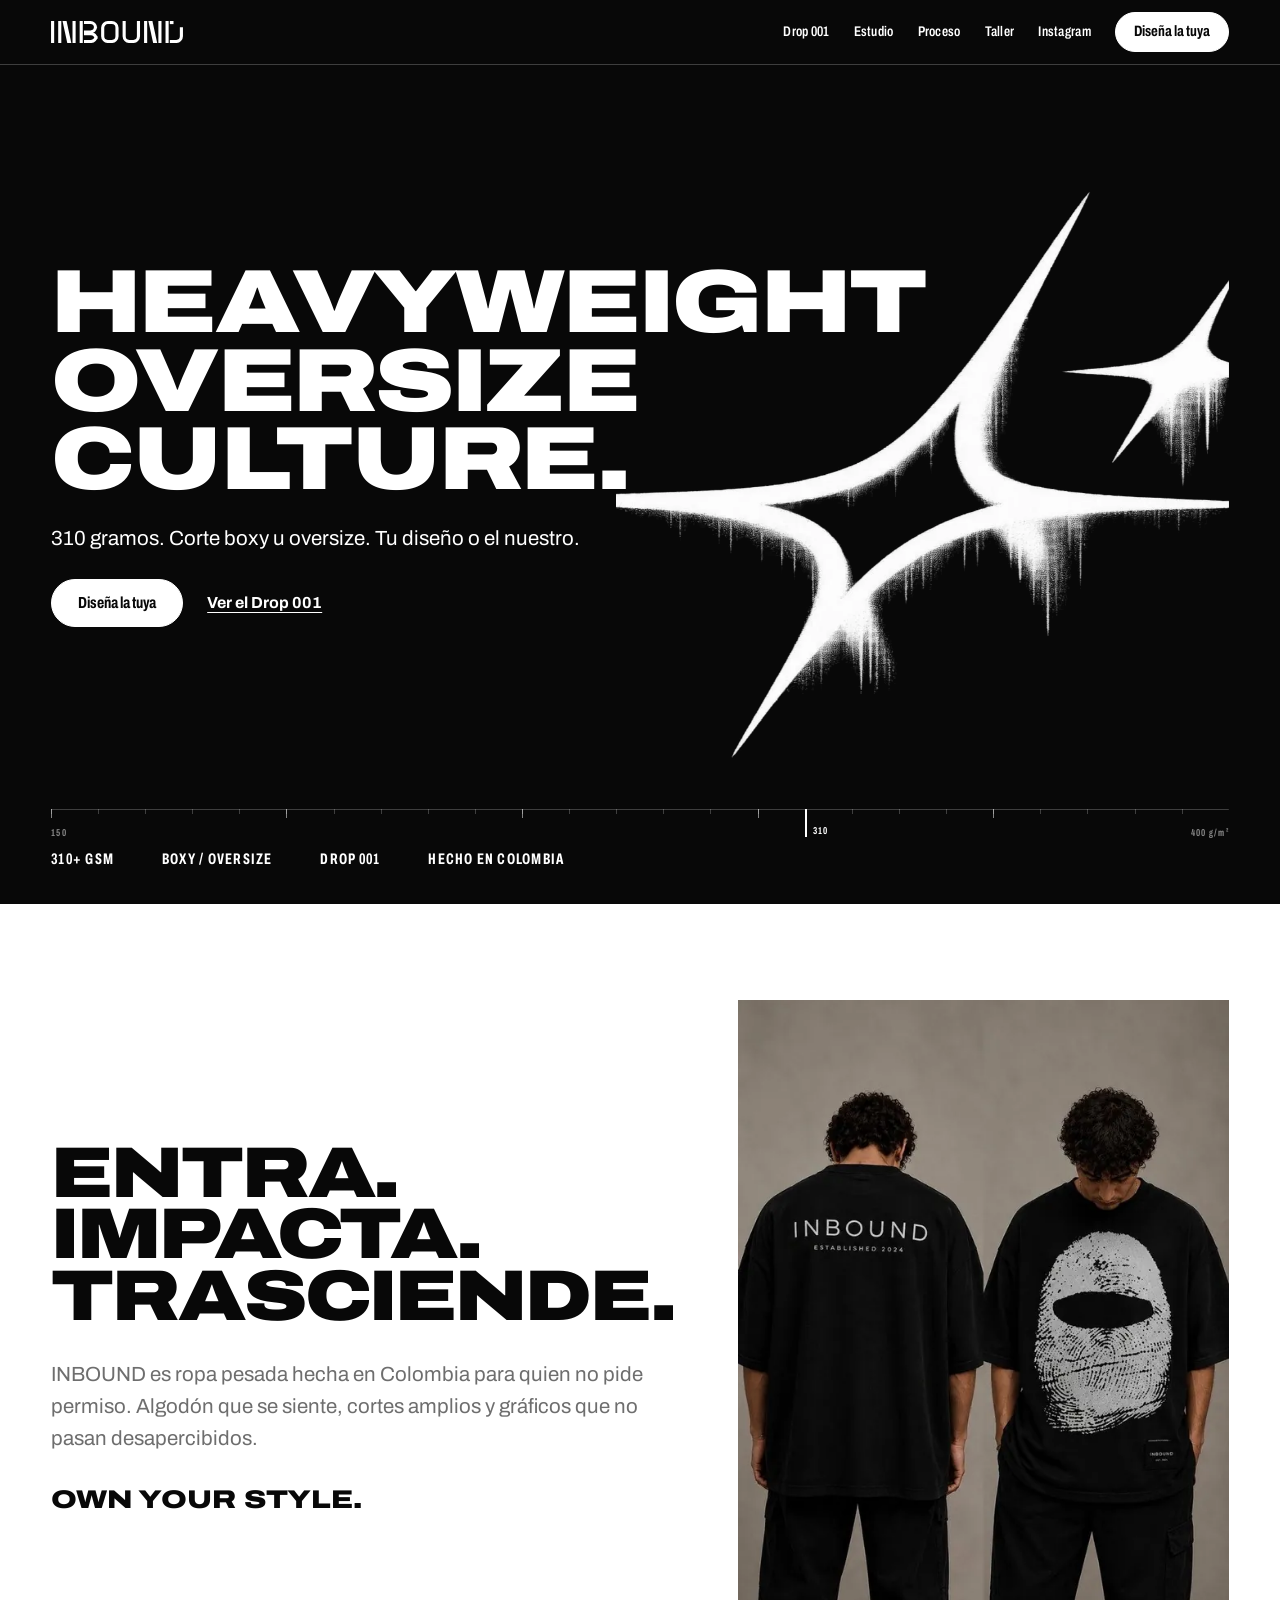
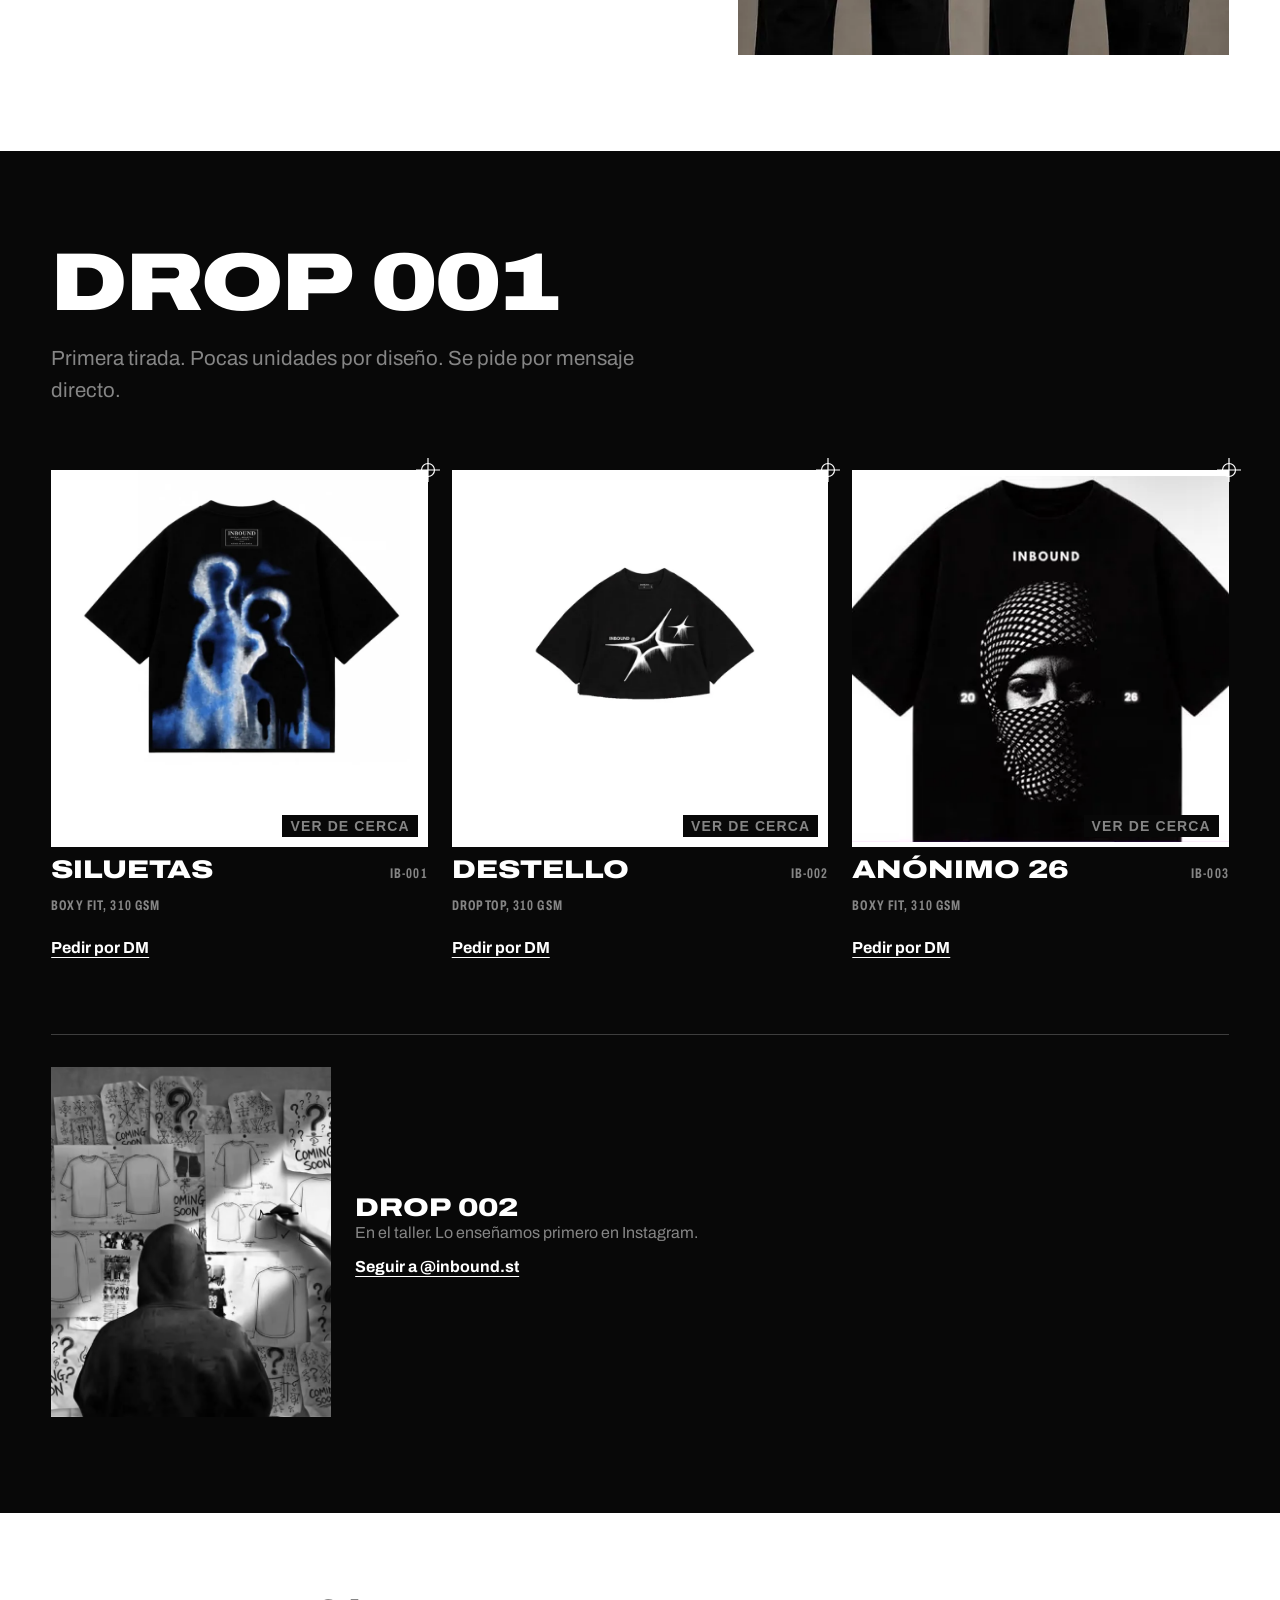
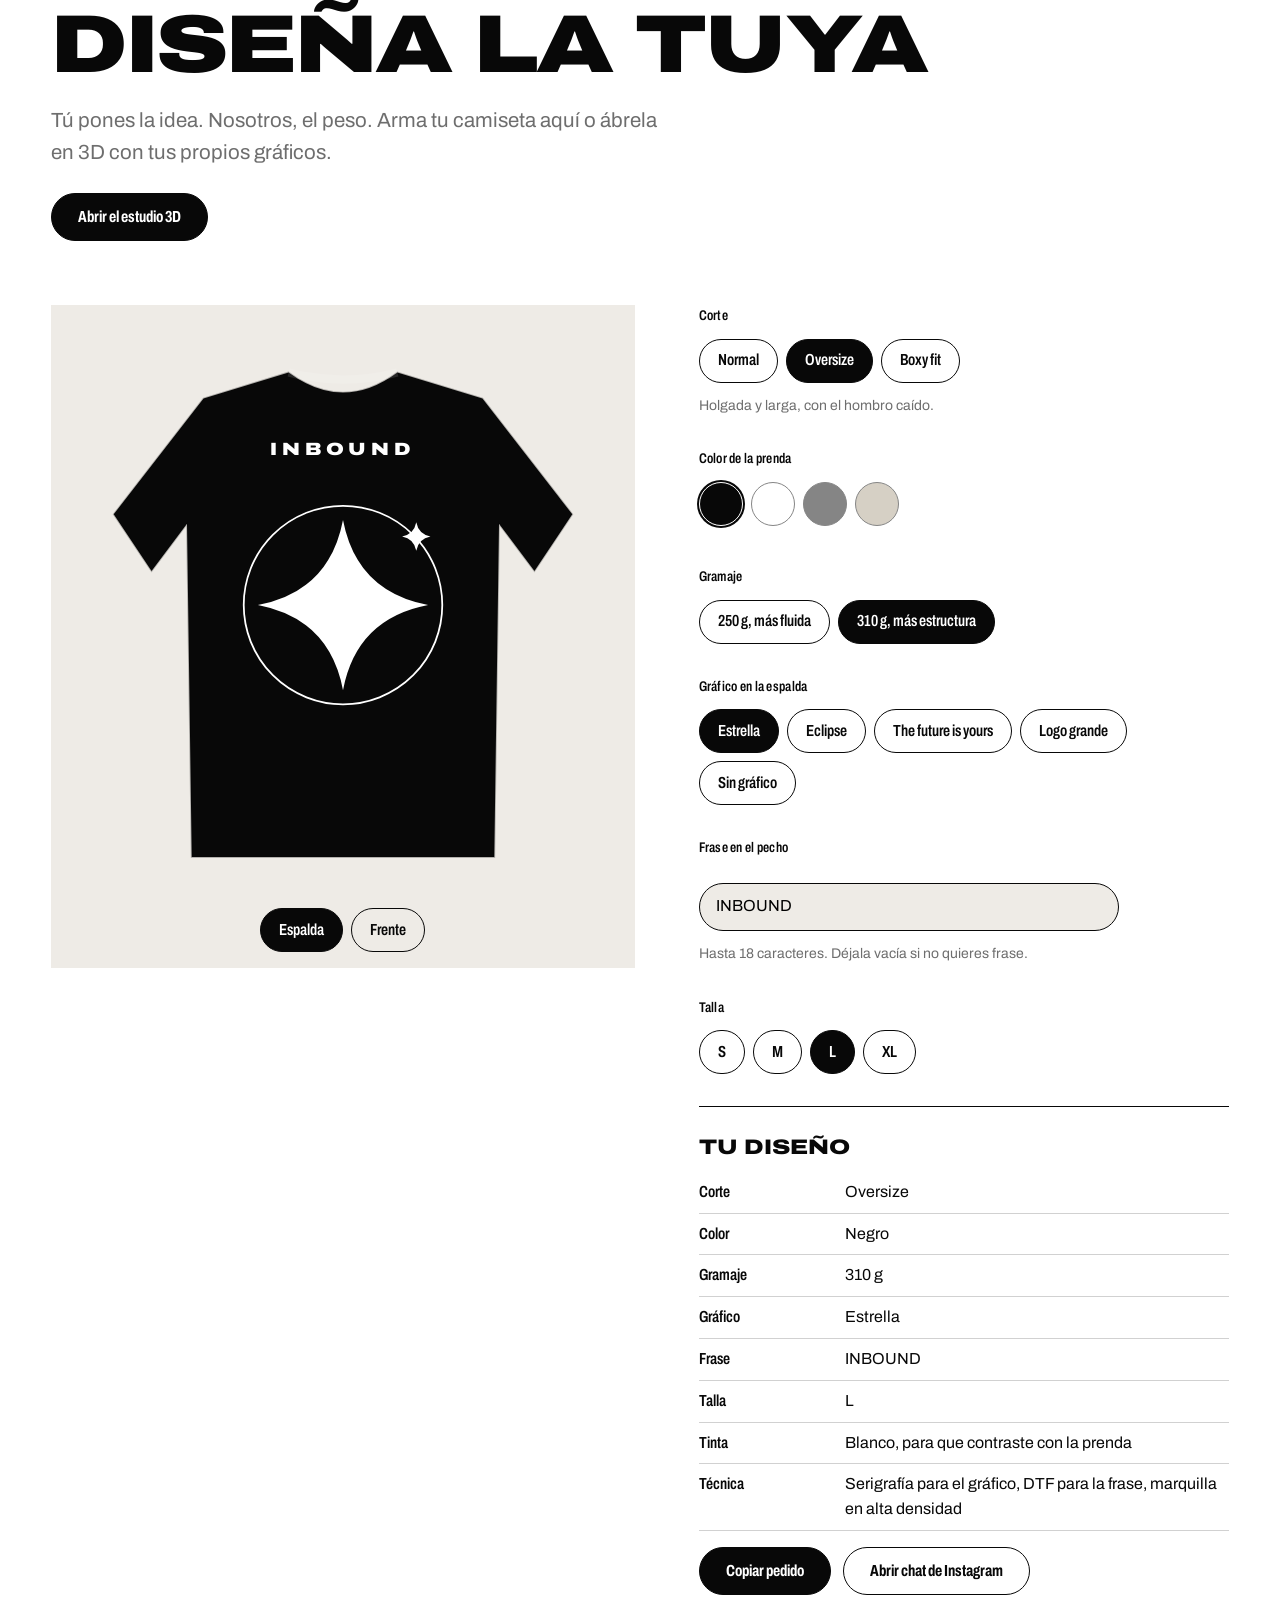
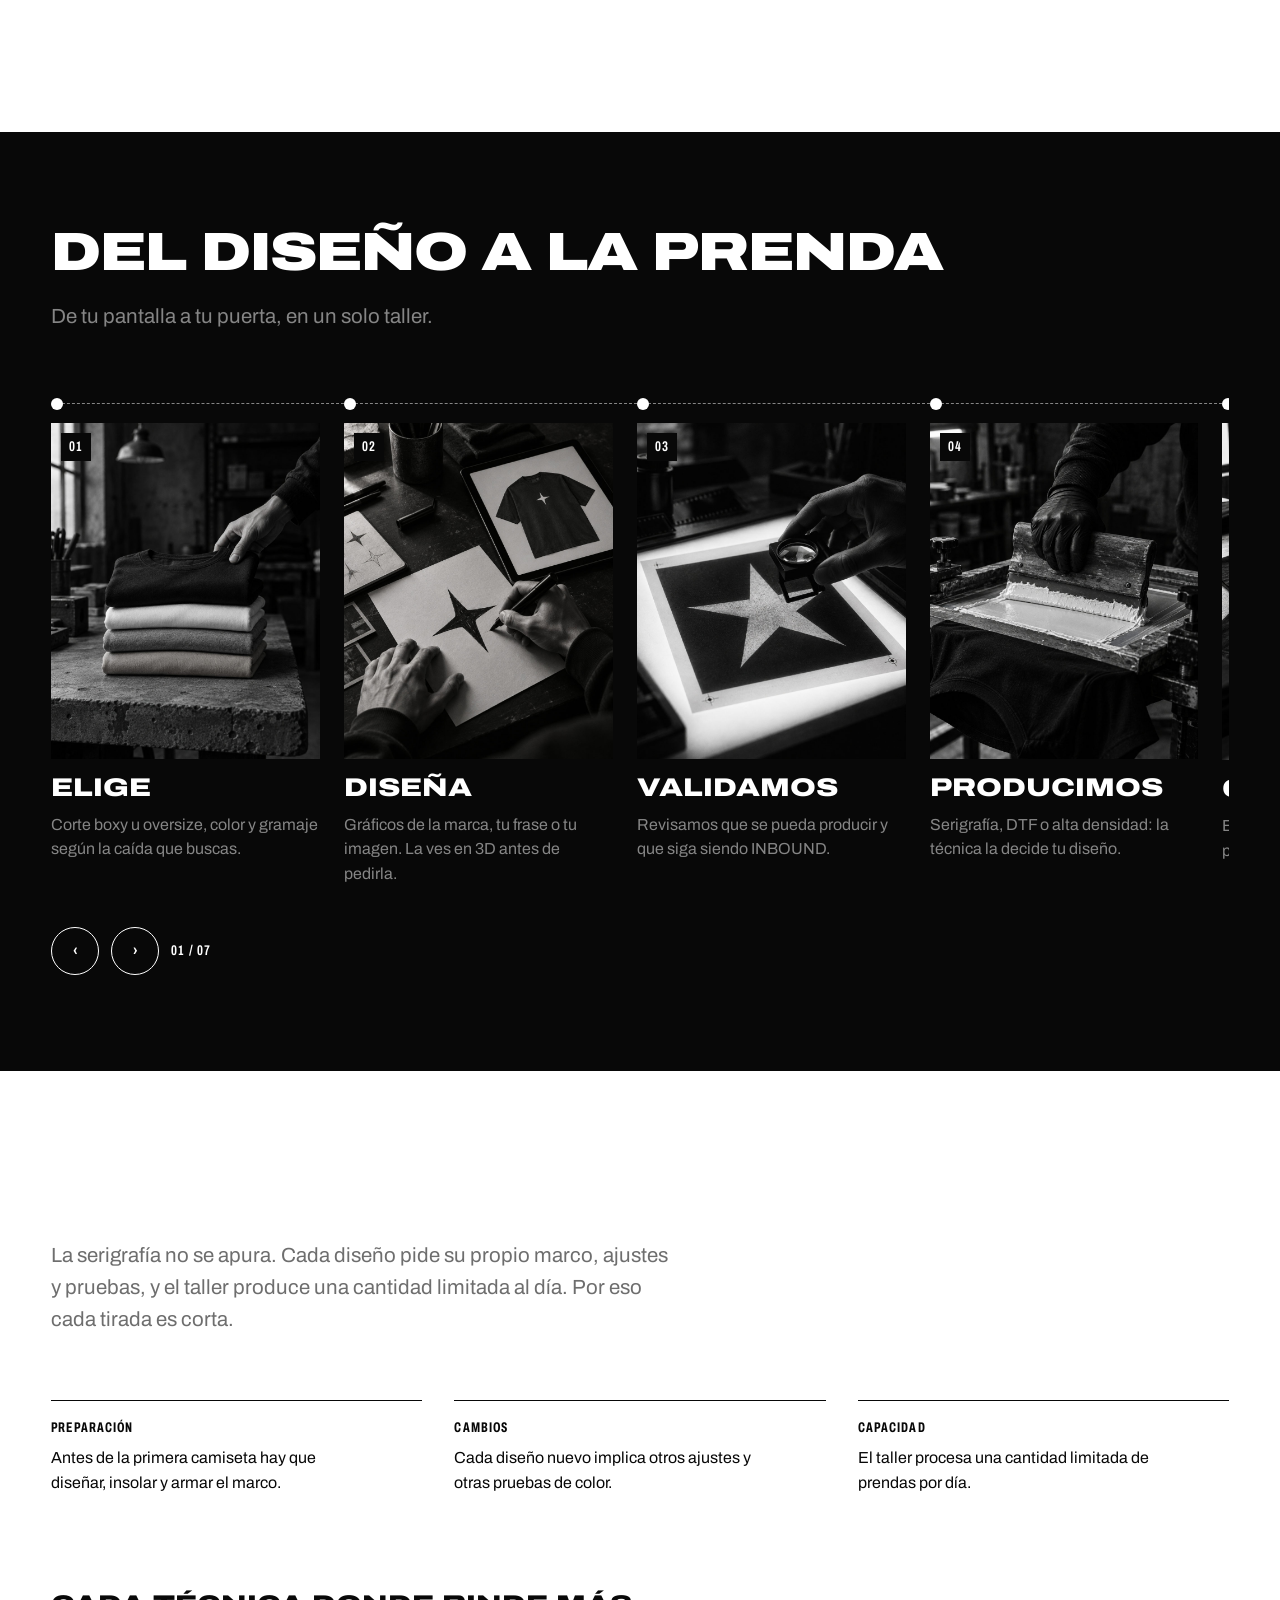
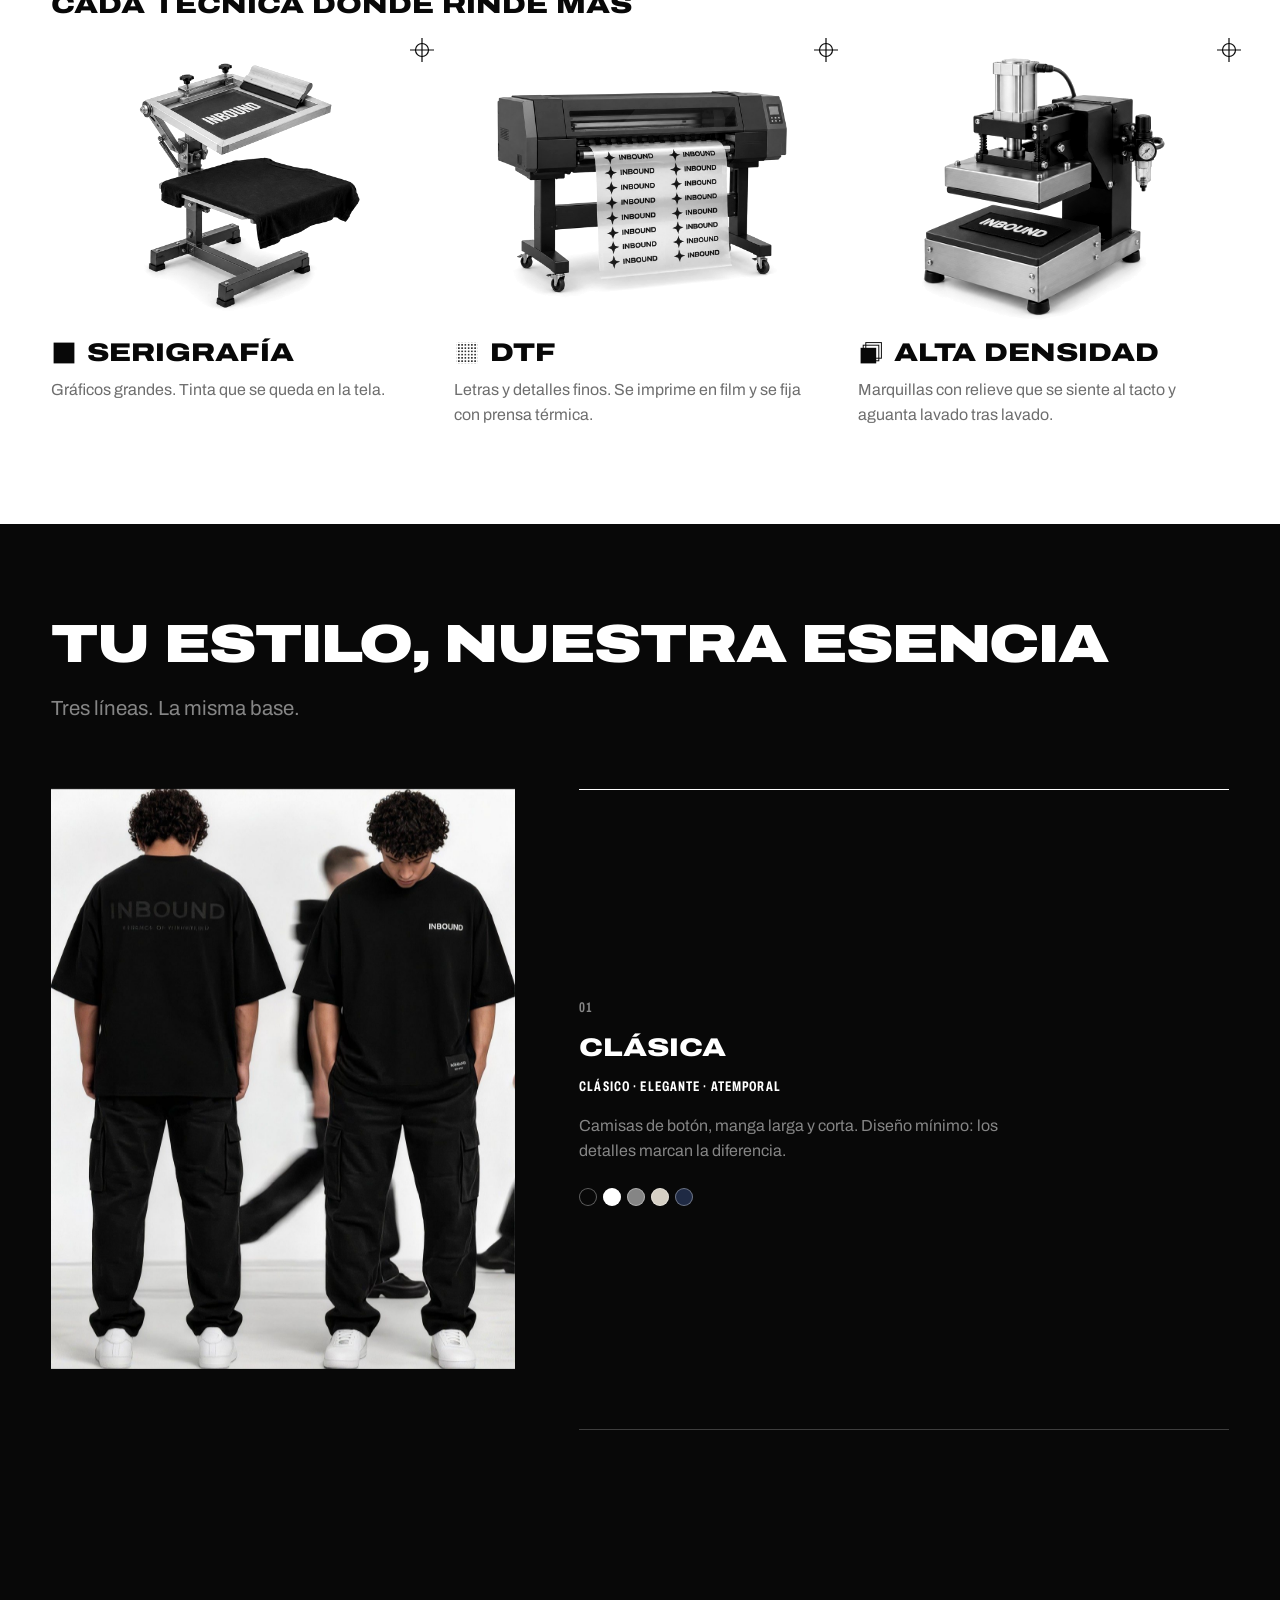
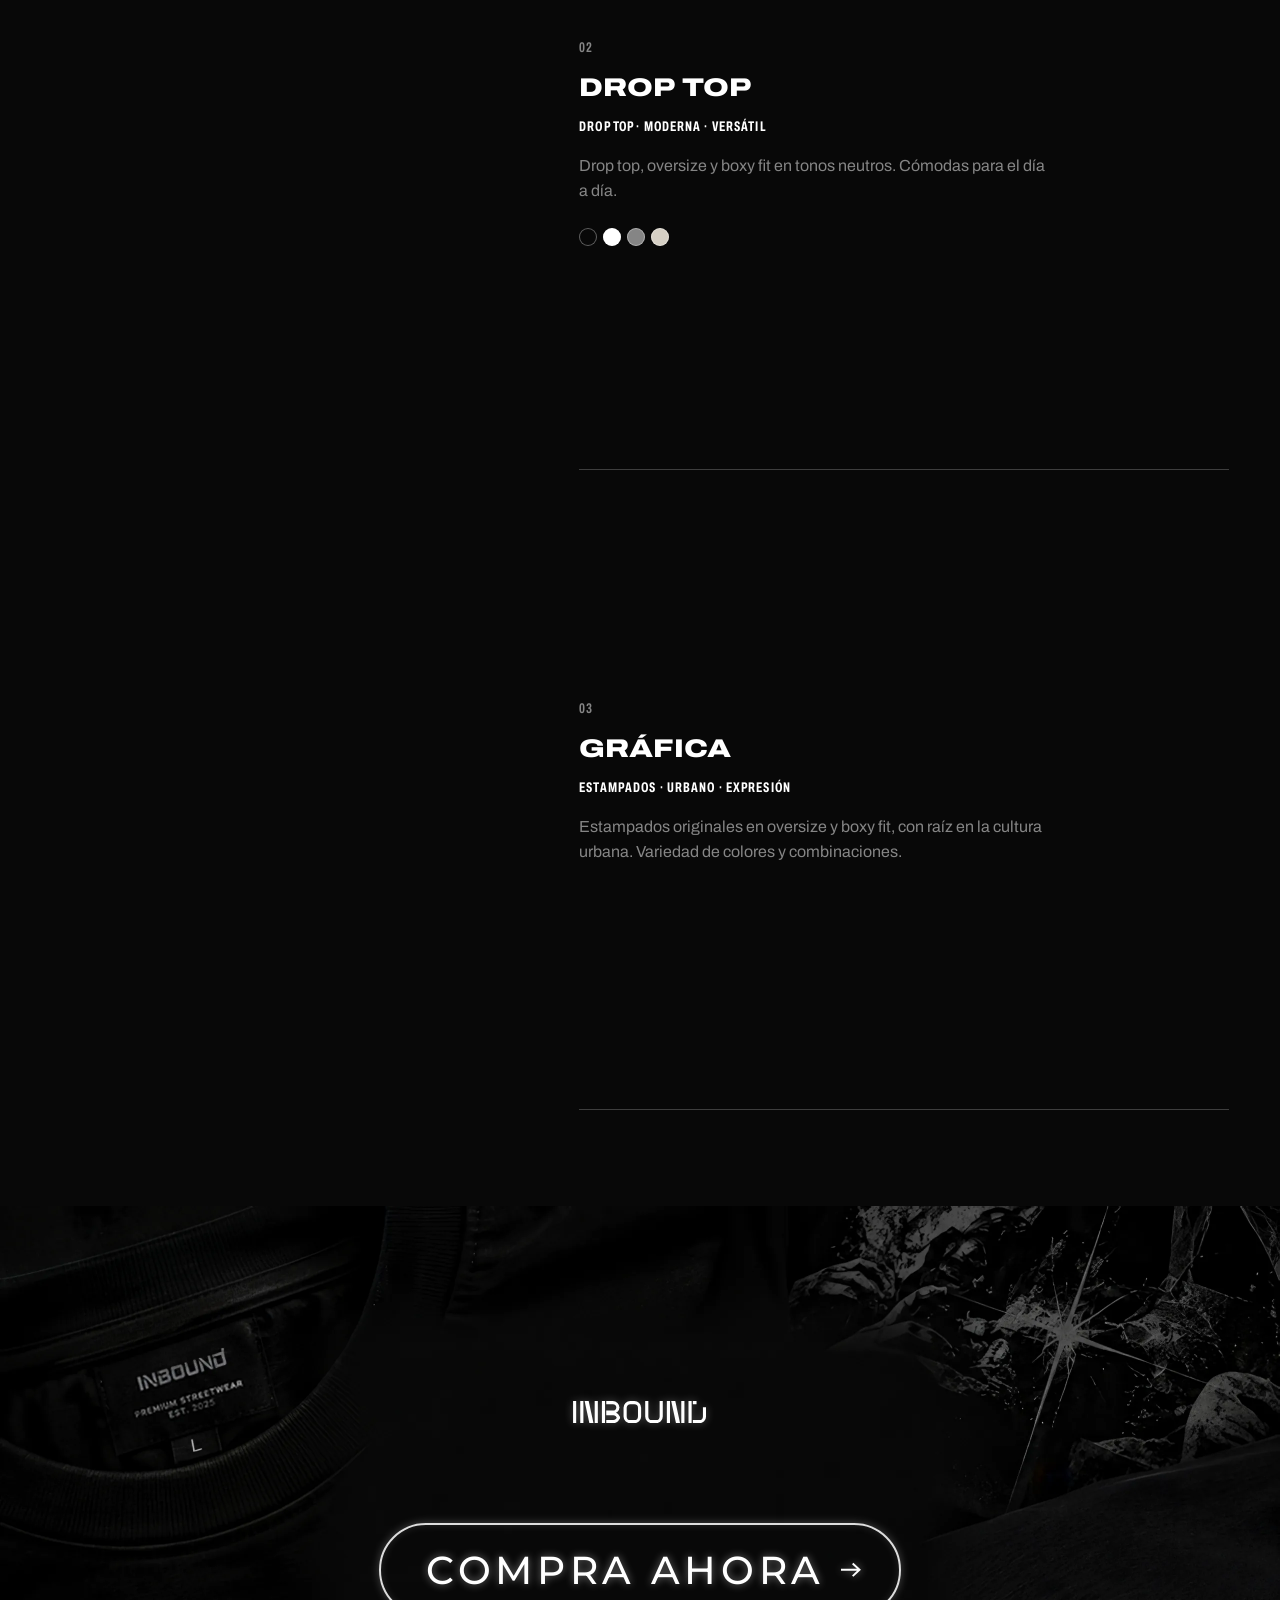
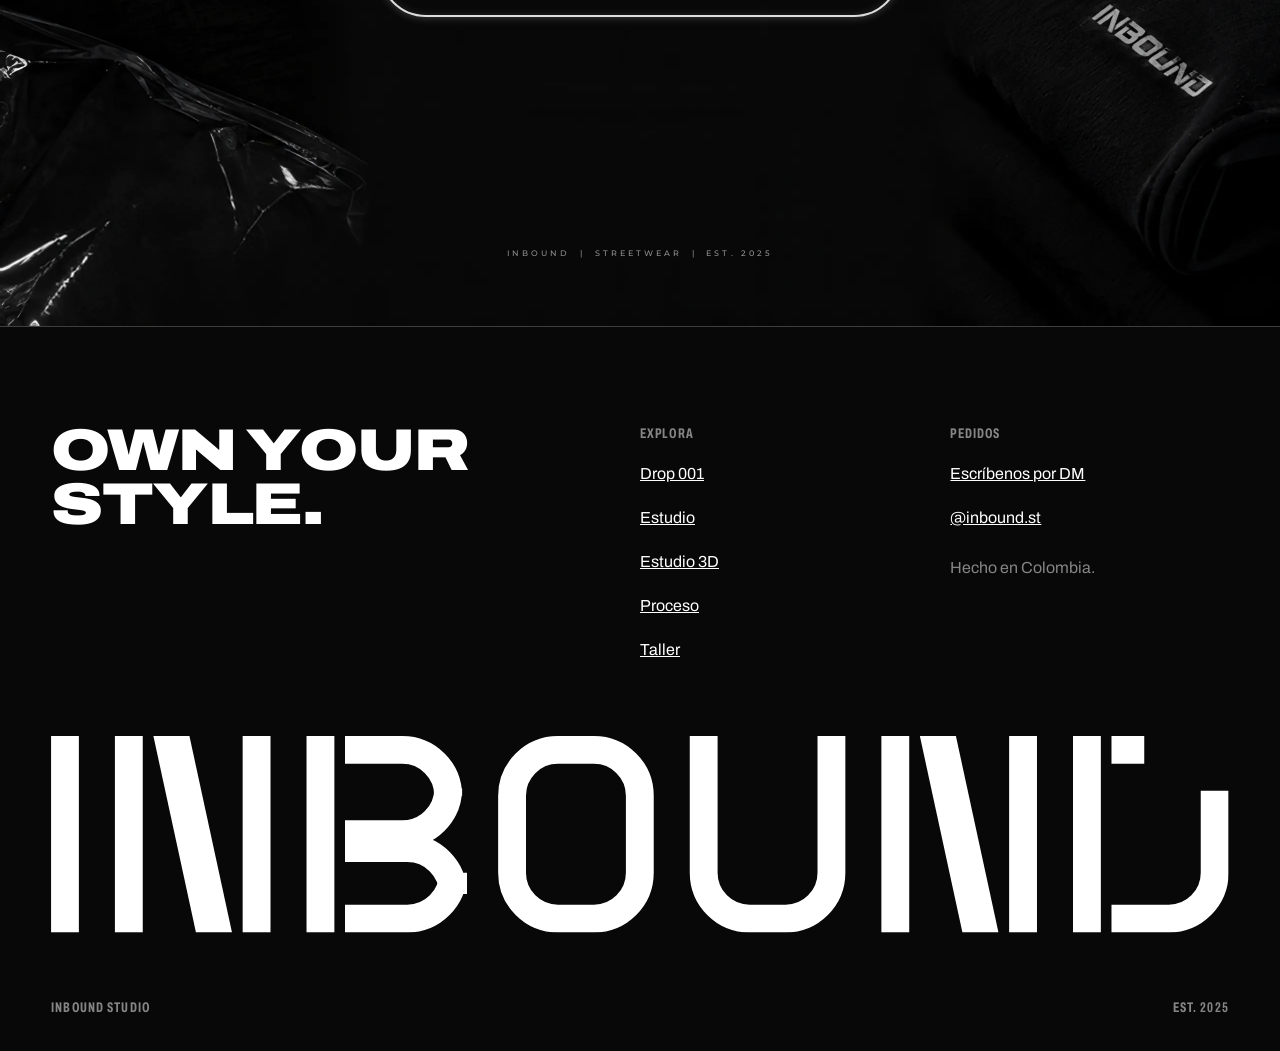
<file: index.html>
<!doctype html>
<html lang="es">
<head>
<meta charset="utf-8">
<meta name="viewport" content="width=device-width, initial-scale=1">
<title>INBOUND STUDIO | Heavyweight Oversize Culture</title>
<meta name="description" content="Camisetas boxy fit en algodón 310+ GSM. Diseña tu INBOUND o compra el Drop 001, stock limitado.">
<link rel="icon" href="data:image/svg+xml,%3Csvg xmlns='http://www.w3.org/2000/svg' viewBox='0 0 32 32'%3E%3Crect width='32' height='32' fill='%23080808'/%3E%3Ctext x='16' y='24' font-family='Arial' font-weight='900' font-size='22' text-anchor='middle' fill='%23FFFFFF'%3EI%3C/text%3E%3C/svg%3E">
<link rel="preload" href="assets/fuentes/archivo-latin.woff2" as="font" type="font/woff2" crossorigin>
<script>
/* Motion antes del primer pintado (sin parpadeo): .motion activa los revelados; .intro, la entrada (una vez por sesión) */
(() => {
  const d = document.documentElement;
  if (matchMedia("(prefers-reduced-motion: reduce)").matches || !("IntersectionObserver" in window)) return;
  d.classList.add("motion");
  try { if (sessionStorage.getItem("inbound-intro")) return; sessionStorage.setItem("inbound-intro", "1"); } catch (e) {}
  d.classList.add("intro");
})();
</script>
<style>
/* Fuentes servidas desde el propio sitio (SIL OFL 1.1): sin peticiones a Google */
@font-face { font-family: 'Archivo'; font-style: normal; font-weight: 100 900; font-stretch: 62% 125%; font-display: swap; src: url(assets/fuentes/archivo-latin-ext.woff2) format('woff2'); unicode-range: U+0100-02BA, U+02BD-02C5, U+02C7-02CC, U+02CE-02D7, U+02DD-02FF, U+0304, U+0308, U+0329, U+1D00-1DBF, U+1E00-1E9F, U+1EF2-1EFF, U+2020, U+20A0-20AB, U+20AD-20C4, U+2113, U+2C60-2C7F, U+A720-A7FF; }
@font-face { font-family: 'Archivo'; font-style: normal; font-weight: 100 900; font-stretch: 62% 125%; font-display: swap; src: url(assets/fuentes/archivo-latin.woff2) format('woff2'); unicode-range: U+0000-00FF, U+0131, U+0152-0153, U+02BB-02BC, U+02C6, U+02DA, U+02DC, U+0304, U+0308, U+0329, U+2000-206F, U+20AC, U+2122, U+2191, U+2193, U+2212, U+2215, U+FEFF, U+FFFD; }
@font-face { font-family: 'Montserrat'; font-style: normal; font-weight: 300 600; font-display: swap; src: url(assets/fuentes/montserrat-latin-ext.woff2) format('woff2'); unicode-range: U+0100-02BA, U+02BD-02C5, U+02C7-02CC, U+02CE-02D7, U+02DD-02FF, U+0304, U+0308, U+0329, U+1D00-1DBF, U+1E00-1E9F, U+1EF2-1EFF, U+2020, U+20A0-20AB, U+20AD-20C4, U+2113, U+2C60-2C7F, U+A720-A7FF; }
@font-face { font-family: 'Montserrat'; font-style: normal; font-weight: 300 600; font-display: swap; src: url(assets/fuentes/montserrat-latin.woff2) format('woff2'); unicode-range: U+0000-00FF, U+0131, U+0152-0153, U+02BB-02BC, U+02C6, U+02DA, U+02DC, U+0304, U+0308, U+0329, U+2000-206F, U+20AC, U+2122, U+2191, U+2193, U+2212, U+2215, U+FEFF, U+FFFD; }
:root{
  /* Paleta de "Identidad_visual_INBOUND.pdf" */
  --ink:#080808; --white:#FFFFFF; --gray:#858585; --beige:#D6D0C5;
  /* derivados: --gray-text oscurece el gris para llegar a 4.5:1 sobre blanco; --tint es beige al 45% sobre blanco */
  --gray-text:#6E6E6E; --tint:#EEEBE6;
  --line-dark:rgba(0,0,0,.18); --line-light:rgba(255,255,255,.22);
  --gutter:clamp(16px,4vw,56px);
  --s1:8px; --s2:16px; --s3:24px; --s4:32px; --s6:48px; --s8:64px; --s12:96px; --s18:144px;
  --font:"Archivo","Arial Narrow",Arial,sans-serif;
}
*,*::before,*::after{box-sizing:border-box}
html{scroll-behavior:smooth}
section[id]{scroll-margin-top:63px}
@media (max-width:599px){section[id]{scroll-margin-top:110px}}
body{margin:0;background:var(--ink);color:var(--white);font-family:var(--font);font-size:16px;line-height:1.55;font-stretch:100%;-webkit-font-smoothing:antialiased}
img{display:block;max-width:100%;height:auto}
a{color:inherit}
:focus-visible{outline:2px solid var(--white);outline-offset:3px}
.light :focus-visible{outline-color:var(--ink)}
.sr-only{position:absolute;width:1px;height:1px;overflow:hidden;clip:rect(0 0 0 0);white-space:nowrap}

/* type roles: display (hero) · título L (secciones principales) · título M (secundarias) · h3 único · dato */
.display{font-stretch:125%;font-weight:900;text-transform:uppercase;letter-spacing:-.02em;line-height:.88;margin:0}
.h2{font-size:clamp(38px,6.4vw,96px)}
.h2-m{font-size:clamp(30px,4.2vw,60px);line-height:.92}
.h3{margin:0;font-stretch:125%;font-weight:850;font-size:clamp(21px,2vw,28px);text-transform:uppercase;line-height:1}
.data{font-stretch:62%;font-weight:700;font-size:14px;letter-spacing:.08em;text-transform:uppercase;font-variant-numeric:tabular-nums}
.label{font-stretch:72%;font-weight:600;font-size:14px;letter-spacing:.02em}
.lede{font-size:clamp(18px,1.6vw,21px);max-width:52ch;margin:0}
.muted{color:var(--gray)}
.light .muted{color:var(--gray-text)}

/* sections */
.section{padding:var(--s12) var(--gutter)}
.light{background:var(--white);color:var(--ink)}
.section-head{display:grid;gap:var(--s3);margin-bottom:var(--s8);max-width:1100px}

/* buttons */
.btn{display:inline-flex;align-items:center;justify-content:center;min-height:48px;padding:0 26px;border-radius:999px;border:1.5px solid currentColor;font:inherit;font-stretch:72%;font-weight:700;font-size:16px;text-decoration:none;cursor:pointer;background:transparent;color:inherit;transition:opacity .2s cubic-bezier(.23,1,.32,1),background-color .2s cubic-bezier(.23,1,.32,1)}
/* Guía: botones negros con texto blanco; sobre fondo negro se usa la versión invertida */
.btn-solid{background:var(--white);color:var(--ink);border-color:var(--white)}
.light .btn-solid{background:var(--ink);color:var(--white);border-color:var(--ink)}
/* hover solo con ratón: en táctil el hover se queda pegado tras tocar */
@media (hover:hover) and (pointer:fine){
  .btn-solid:hover{opacity:.8}
  .btn-ghost:hover{background:rgba(133,133,133,.2)}
  .chip:not(.swatch):hover span{background:rgba(0,0,0,.06)}
  .chip input:checked:hover+span{background:var(--ink)}
  .swatch input:checked:hover+span{background:var(--c)}
  .cta-glow:hover{box-shadow:0 0 22px rgba(255,255,255,.42),inset 0 0 14px rgba(255,255,255,.2)}
}

/* header: una fila; en móvil la nav es un panel a pantalla completa */
.site-header{position:sticky;top:0;z-index:10;display:flex;align-items:center;gap:var(--s3);padding:10px var(--gutter);background:var(--ink);border-bottom:1px solid var(--line-light)}
.logo{display:inline-flex;align-items:center;min-height:44px;color:var(--white)}
.logo svg{width:132px;height:auto}
.nav{display:flex;gap:var(--s3);margin-left:auto;align-items:center}
.nav a{display:inline-flex;align-items:center;min-height:44px;text-decoration:none;white-space:nowrap}
/* nav en fila (tableta y ordenador): "pasada de racleta" al pasar el ratón o con foco de teclado.
   Una franja de tinta cruza el enlace de izquierda a derecha, el texto se invierte (difference) y al salir sigue hacia la derecha */
/* Se anima con clip-path (bordes izquierdo y derecho por separado), no con scaleX + cambio de transform-origin:
   cambiar el origen a mitad de la animación hacía saltar la franja y dejaba un trozo blanco al pasar rápido el cursor.
   Reposo: plegada a la izquierda. Entra: crece hacia la derecha. Sale (.out): se pliega hacia la derecha.
   Al terminar de salir, el script la devuelve sin animar a la izquierda (invisible en ambos extremos) */
@media (min-width:768px){
  .nav a{position:relative}
  .nav a::after{content:"";position:absolute;inset:9px -8px;background:var(--white);mix-blend-mode:difference;clip-path:inset(0 100% 0 0);transition:clip-path .22s cubic-bezier(.23,1,.32,1);pointer-events:none}
  .nav a.out::after{clip-path:inset(0 0 0 100%);transition-duration:.18s}
  .nav a.reset::after{transition:none}
  .nav a:focus-visible::after{clip-path:inset(0)}
}
@media (min-width:768px) and (hover:hover) and (pointer:fine){
  .nav a:hover::after{clip-path:inset(0)}
}
.header-cta{min-height:40px;padding:0 18px;font-size:15px}
.menu-btn{display:none}
@media (max-width:479px){.header-cta{display:none}.menu-btn{margin-left:auto}}
@media (max-width:767px){
  .logo svg{width:110px}
  .header-cta{margin-left:auto}
  .menu-btn{display:inline-flex;min-height:40px;padding:0 16px;font-size:15px}
  .nav{position:fixed;inset:0;z-index:-1;flex-direction:column;align-items:flex-start;justify-content:center;gap:var(--s2);padding:var(--gutter);background:var(--ink);visibility:hidden;opacity:0;transition:opacity .2s}
  .nav a{font-stretch:125%;font-weight:900;font-size:clamp(36px,11vw,56px);text-transform:uppercase;letter-spacing:-.02em}
  .site-header.open .nav{visibility:visible;opacity:1}
}
.skip{position:absolute;left:var(--gutter);top:-100px;z-index:20;background:var(--white);color:var(--ink);padding:12px 18px;border-radius:999px;font-weight:700}
.skip:focus{top:8px}

/* hero partido: texto a la izquierda, arte "Destello" a la derecha (capas listas para el parallax de la Fase 2) */
.hero{display:grid;gap:var(--s4);min-height:calc(100svh - 61px);padding:var(--s6) var(--gutter) var(--s4);overflow:hidden}
.hero-art{width:100%;height:auto;aspect-ratio:3/2;object-fit:cover;object-position:60% 55%;mix-blend-mode:lighten} /* lighten: el negro puro del arte toma el #080808 de la página */
.hero-copy{display:grid;gap:var(--s3);align-content:center}
.hero h1{font-size:clamp(44px,7vw,112px);max-width:9ch}
@media (max-width:599px){.hero h1{font-size:9.2vw}} /* "HEAVYWEIGHT" (11 letras) debe caber a 320–599 px */
@media (min-width:960px){
  .hero{grid-template-columns:minmax(0,1fr) minmax(0,1.15fr);grid-template-rows:1fr auto;column-gap:var(--s4)}
  .hero-art{grid-column:2;grid-row:1;height:100%;aspect-ratio:auto;max-height:calc(100svh - 200px);align-self:center}
  .hero-copy{grid-column:1;grid-row:1}
  .hero-data{grid-column:1 / -1}
}
.hero-actions{display:flex;flex-wrap:wrap;gap:var(--s3);align-items:center}
.hero-link{font-weight:700;text-underline-offset:4px;min-height:44px;display:inline-flex;align-items:center}
.hero-data{display:flex;flex-wrap:wrap;gap:var(--s1) var(--s6);margin:0;padding:var(--s2) 0 0;border-top:1px solid var(--line-light);list-style:none;font-size:clamp(14px,1.2vw,18px)}

/* configurator */
.config{display:grid;gap:var(--s6)}
.preview{position:relative;background:var(--tint);display:grid;place-items:center;padding:var(--s4) var(--s2) var(--s2);align-self:start}
.preview svg{width:100%;max-width:520px;height:auto}
.view-toggle{display:flex;gap:8px;justify-content:center;margin-top:var(--s2)}
.controls{display:grid;gap:var(--s4);align-content:start}
.field{border:0;margin:0;padding:0;display:grid;gap:12px}
.field legend,.field>label:first-child{padding:0;margin-bottom:12px}
.chips{display:flex;flex-wrap:wrap;gap:8px}
.chip{position:relative}
.chip input{position:absolute;opacity:0;inset:0;margin:0;cursor:pointer}
.chip span{display:inline-flex;align-items:center;min-height:44px;padding:0 18px;border-radius:999px;border:1.5px solid var(--ink);font-stretch:72%;font-weight:600}
.chip input:checked+span{background:var(--ink);border-color:var(--ink);color:var(--white)}
.chip input:focus-visible+span{outline:2px solid var(--ink);outline-offset:3px}
.swatch span{width:44px;height:44px;padding:0;border-radius:50%;border:1.5px solid var(--gray);background:var(--c)}
.swatch input:checked+span{background:var(--c);border-color:var(--white);box-shadow:0 0 0 2px var(--ink)}
.text-input{min-height:48px;width:100%;max-width:420px;padding:0 16px;border:1.5px solid var(--ink);border-radius:999px;background:var(--tint);font:inherit;font-stretch:100%;text-transform:uppercase}
.text-input:focus-visible{outline:2px solid var(--ink);outline-offset:3px}
.hint{font-size:14px;color:var(--gray-text);margin:0}
.check{border-top:1.5px solid var(--ink);padding-top:var(--s3);display:grid;gap:var(--s2)}
.check h3{margin:0;font-stretch:125%;font-weight:850;font-size:21px;text-transform:uppercase}
.check ul{margin:0;padding:0;list-style:none;display:grid;gap:8px}
.check li{display:grid;grid-template-columns:130px 1fr;gap:var(--s2);border-bottom:1px solid var(--line-dark);padding-bottom:8px}
.check li b{font-stretch:72%;font-weight:600}
.order-actions{display:flex;flex-wrap:wrap;gap:12px;align-items:center}
.status{min-height:1.55em;margin:0;font-weight:600}
@media (min-width:1024px){
  .config{grid-template-columns:minmax(0,1.1fr) minmax(0,1fr);gap:var(--s8)}
  .preview{position:sticky;top:80px}
}

/* manifiesto: lista tipográfica + foto (composición partida) */
.manifesto{display:grid;gap:var(--s6);align-items:center}
.triad{margin:0;font-stretch:125%;font-weight:900;font-size:clamp(40px,5.6vw,92px);line-height:.86;letter-spacing:-.03em;text-transform:uppercase}
.triad span{display:block}
.manifesto-copy{display:grid;gap:var(--s4)}
.manifesto img{width:100%;aspect-ratio:3/4;object-fit:cover}
@media (min-width:960px){.manifesto{grid-template-columns:minmax(0,1.3fr) minmax(0,1fr)}}

/* drop: un solo formato (cuadrado, fondo blanco) */
.drop-grid{display:grid;gap:var(--s3)}
.product{display:grid;gap:10px;align-content:start}
.product img{width:100%;aspect-ratio:1;object-fit:contain;background:var(--white)}
.product-meta{display:flex;justify-content:space-between;gap:var(--s2);align-items:baseline;flex-wrap:wrap}
.product .data{color:var(--gray)}
.product a{font-weight:700;display:inline-flex;align-items:center;min-height:44px;justify-self:start;text-underline-offset:4px}
.site-footer a{display:inline-flex;align-items:center;min-height:44px}
@media (min-width:700px){.drop-grid{grid-template-columns:repeat(3,1fr)}}
.next-drop{display:grid;gap:var(--s3);align-items:center;margin-top:var(--s8);padding-top:var(--s4);border-top:1px solid var(--line-light)}
.next-drop img{width:100%;max-width:280px;aspect-ratio:4/5;object-fit:cover;filter:grayscale(1)}
.next-drop p{margin:0;max-width:46ch}
@media (min-width:860px){.next-drop{grid-template-columns:280px 1fr}}

/* process */
/* tarjetas idénticas: imagen 4:5 arriba (todas alineadas), número como dato, título, una línea */
.steps{display:grid;grid-auto-flow:column;grid-auto-columns:clamp(260px,21vw,340px);gap:var(--s3);overflow-x:auto;scroll-snap-type:x mandatory;padding:0 0 var(--s3);margin:0;list-style:none;scrollbar-width:none}
.step{scroll-snap-align:start;display:grid;gap:12px;align-content:start}
.step-media{position:relative;margin:0 0 4px}
.step-media img{width:100%;aspect-ratio:4/5;object-fit:cover}
.step-num{position:absolute;left:10px;top:10px;padding:3px 8px;background:var(--ink);color:var(--white)} /* pastilla: legible sobre fondos claros */
.step p{margin:0;max-width:30ch}
.steps-nav{display:flex;align-items:center;gap:12px;margin-top:var(--s2)}
.steps-nav .btn{width:48px;padding:0}

/* workshop */
.techs{display:grid;gap:var(--s4)}
.tech{display:grid;gap:12px;align-content:start}
.tech img{width:100%;aspect-ratio:4/3;object-fit:cover;filter:grayscale(1) contrast(1.1)}
.tech p{margin:0;max-width:40ch}
.scarcity{display:grid;gap:var(--s4);margin:0 0 var(--s12);padding:0;list-style:none}
.scarcity li{display:grid;gap:8px;border-top:1.5px solid currentColor;padding-top:var(--s2)}
.scarcity p{margin:0;max-width:34ch}
.subhead{margin:0 0 var(--s4)}
@media (min-width:860px){.scarcity{grid-template-columns:repeat(3,1fr)}}
@media (min-width:860px){.techs{grid-template-columns:repeat(3,1fr)}}

/* lines */
.lines{display:grid;gap:0;margin:0;padding:0;list-style:none;border-top:1.5px solid currentColor}
.line{display:grid;gap:var(--s2);align-content:start;padding:var(--s4) 0 var(--s6);border-bottom:1px solid var(--line-light)}
.line p{margin:0;max-width:52ch}
.line-media{margin:0 0 var(--s1)}
.line-media img,.lineas-media img{width:100%;aspect-ratio:4/5;object-fit:cover}
.line-num{color:var(--gray)}
.line-tags{color:var(--white)}
.swatches{display:flex;gap:6px;margin:var(--s1) 0 0;padding:0;list-style:none}
.swatches li{width:18px;height:18px;border-radius:50%;background:var(--c);box-shadow:inset 0 0 0 1px rgba(255,255,255,.35)}
.lineas-media{display:none}
@media (min-width:860px){
  .line{grid-template-columns:minmax(0,5fr) minmax(0,7fr);column-gap:var(--s4)}
  .line-media{grid-row:span 6;margin:0}
}
/* Índice con foto fija: la foto cambia con una pasada de racleta al llegar a cada línea (sin JS) */
@supports (timeline-scope:--a) and (animation-timeline:view()){
  @media (min-width:1024px) and (prefers-reduced-motion:no-preference){
    .lineas-body{display:grid;grid-template-columns:minmax(0,5fr) minmax(0,7fr);gap:var(--s8);align-items:start;timeline-scope:--l2,--l3}
    .lineas-media{display:block;position:sticky;top:calc(61px + var(--s4));width:min(100%,calc((100svh - 61px - var(--s8)) * .8));aspect-ratio:4/5}
    .lineas-media img{position:absolute;inset:0;height:100%}
    .lineas-media img+img{clip-path:inset(0 100% 0 0);animation:racleta linear both;animation-range:cover 22% cover 42%}
    .lineas-media img:nth-child(2){animation-timeline:--l2}
    .lineas-media img:nth-child(3){animation-timeline:--l3}
    .line:nth-child(2){view-timeline:--l2 block}
    .line:nth-child(3){view-timeline:--l3 block}
    .line{display:grid;grid-template-columns:none;min-height:min(72svh,640px);align-content:center}
    .line-media{display:none}
  }
}
@keyframes racleta{to{clip-path:inset(0 0 0 0)}}

/* close + footer */
/* Cierre: réplica de la pág. 10 del PDF (Montserrat = tipografía del original) */
.closing{position:relative;display:grid;place-items:center;text-align:center;width:100%;aspect-ratio:16/9;min-height:560px;max-height:100svh;padding:0 var(--gutter);background:var(--ink) url(assets/cierre-fondo.webp) center/cover;font-family:"Montserrat",var(--font);color:var(--white)}
.closing-inner{display:grid;justify-items:center;margin-top:-9.6%}
.closing .logo-mark{width:clamp(110px,10.4vw,180px);height:auto;filter:drop-shadow(0 0 4px rgba(255,255,255,.35))}
.closing-tag{margin:clamp(10px,1.15vw,20px) -.36em 0 0;font-weight:500;font-size:clamp(9px,.8vw,12px);letter-spacing:.36em;line-height:1.65;text-transform:uppercase;color:rgba(255,255,255,.65)}
.cta-glow{margin-top:clamp(22px,4vw,60px);display:inline-flex;align-items:center;gap:.45em;padding:.56em .95em .56em 1.15em;border:2px solid #DDDDDD;border-radius:999px;font-weight:500;font-size:clamp(20px,3.05vw,44px);letter-spacing:.12em;line-height:1.2;text-decoration:none;text-transform:uppercase;color:var(--white);text-shadow:0 0 8px rgba(255,255,255,.45);box-shadow:0 0 10px rgba(255,255,255,.25),inset 0 0 8px rgba(255,255,255,.12);transition:box-shadow .2s cubic-bezier(.23,1,.32,1)}
.cta-arrow{width:.55em;height:auto;margin-left:-.06em;filter:drop-shadow(0 0 4px rgba(255,255,255,.45))}
.closing-meta{position:absolute;left:0;right:0;bottom:9.2%;margin:0;font-weight:500;font-size:clamp(8px,.61vw,9px);letter-spacing:.38em;text-transform:uppercase;color:rgba(255,255,255,.55)}
.closing-meta span{margin:0 1.2em}
@media (max-width:599px){
  .closing-tag,.closing-meta{letter-spacing:.24em}
  .closing-tag{margin-right:-.24em}
}
.site-footer{display:grid;gap:var(--s8);padding:var(--s12) var(--gutter) var(--s4);border-top:1px solid var(--line-light)}
.footer-cols{display:grid;gap:var(--s4)}
.footer-cols ul{list-style:none;margin:0;padding:0;display:grid}
.footer-cols h2{margin:0 0 var(--s1);color:var(--gray)}
.footer-claim{margin:0;font-stretch:125%;font-weight:900;text-transform:uppercase;font-size:clamp(32px,4.6vw,64px);line-height:.92;letter-spacing:-.02em}
.footer-mark{display:block;width:100%;height:auto;color:var(--white)}
.footer-base{display:flex;flex-wrap:wrap;justify-content:space-between;gap:var(--s2);color:var(--gray)}
@media (min-width:860px){.footer-cols{grid-template-columns:2fr 1fr 1fr}}
/* celular y tableta: bloque centrado sobre el logo (que ocupa todo el ancho); Explora y Pedidos lado a lado para no alargar la columna.
   Columnas de 16rem como máximo y centradas: en tableta, con 1fr cada una quedaban a un cuarto del borde, demasiado separadas */
@media (max-width:859px){
  .footer-cols{grid-template-columns:repeat(2,minmax(0,16rem));justify-content:center;column-gap:var(--s3);text-align:center}
  .footer-claim{grid-column:1 / -1}
  .footer-cols ul{justify-items:center}
}

/* ---------- Motion (ver DESIGN.md › Motion): parallax ligado al scroll; revelados y entrada por tiempo; sin soporte o con menos movimiento se ve quieto ---------- */
.site-header{transition:translate .2s cubic-bezier(.23,1,.32,1)}
.site-header.hide{translate:0 -100%}
@supports (animation-timeline:scroll()){
  @media (prefers-reduced-motion:no-preference){
    /* parallax del hero en 2 capas: el arte baja más lento que la página; el texto sube un poco */
    .hero-art{animation:par-art linear both;animation-timeline:scroll(root);animation-range:0 100svh}
    .hero-copy{animation:par-copy linear both;animation-timeline:scroll(root);animation-range:0 100svh}
    .lite .hero-copy{animation:none}
    /* la entrada se suma al parallax (propiedades distintas: scale y translate) */
    .intro .hero-art{animation:par-art linear both,asienta 1.2s cubic-bezier(.23,1,.32,1) both;animation-timeline:scroll(root),auto;animation-range:0 100svh,normal}
  }
}
@keyframes par-art{to{translate:0 var(--par,16svh)}}
@media (max-width:959px){.hero-art{--par:7svh}} /* en una columna el arte está encima del titular: recorrido corto para no taparlo */
@keyframes par-copy{to{translate:0 -6svh}}

/* registro: marcas de serigrafía en la esquina de fichas y fotos de técnica */
.closing-tag span{display:block}
.product,.tech{position:relative}
.reg{position:absolute;top:-12px;right:-12px;z-index:1;width:24px;height:24px;fill:none;stroke:currentColor;stroke-width:1.2;stroke-dasharray:1;pointer-events:none}
/* Revelados (racleta, peso, registro): se disparan al entrar en pantalla y corren a su propio ritmo, una sola vez.
   Antes iban ligados al scroll y, al bajar rápido, terminaban antes de verse.
   .motion la pone el script del <head> (JS + IntersectionObserver + sin "reducir movimiento"); sin ella todo se ve quieto.
   --d: retraso en cascada (80 ms) cuando entran varios a la vez; lo calcula el script del final */
.motion :is(.section-head .display,.triad span,.closing-tag span):not(.in){clip-path:inset(-20% 100% -20% -5%)}
.motion :is(.product,.step):not(.in){opacity:0;translate:0 -20px}
.motion .reg:not(.in){stroke-dashoffset:1}
/* racleta: ease-in-out, como una pasada real (arranca, cruza, frena) */
.motion :is(.section-head .display,.triad span,.closing-tag span).in{animation:racleta-txt .75s cubic-bezier(.77,0,.175,1) var(--d,0ms) both}
/* peso: ease-out fuerte, cae y asienta */
.motion :is(.product,.step).in{animation:peso .65s cubic-bezier(.23,1,.32,1) var(--d,0ms) both}
.motion .reg.in{animation:registro .9s cubic-bezier(.77,0,.175,1) calc(var(--d,0ms) + .25s) both}

/* Entrada (.intro: primera carga de la sesión, ~1,5 s). Todo es clicable desde el primer instante.
   La foto del hero es el LCP: nunca parte invisible, solo se asienta (escala) */
.hero h1 .ln{display:block;width:max-content} /* "HEAVYWEIGHT" sobresale de los 9ch del h1: el recorte debe medir la palabra, no la caja */
.intro .logo svg{animation:racleta-txt .6s cubic-bezier(.77,0,.175,1) both}
.intro :is(.nav a,.header-cta,.menu-btn){animation:asoma .4s cubic-bezier(.23,1,.32,1) .15s both}
.intro .nav a:nth-child(2){animation-delay:.2s}
.intro .nav a:nth-child(3){animation-delay:.25s}
.intro .nav a:nth-child(4){animation-delay:.3s}
.intro .nav a:nth-child(5){animation-delay:.35s}
.intro .header-cta{animation-delay:.4s}
/* titular: una pasada de racleta por línea */
.intro .hero h1 .ln{animation:linea .7s cubic-bezier(.77,0,.175,1) .1s both}
.intro .hero h1 .ln:nth-child(2){animation-delay:.22s}
.intro .hero h1 .ln:nth-child(3){animation-delay:.34s}
.intro .hero .lede{animation:sube .5s cubic-bezier(.23,1,.32,1) .5s both}
.intro .hero-actions{animation:sube .5s cubic-bezier(.23,1,.32,1) .6s both}
@supports not (animation-timeline:scroll()){.intro .hero-art{animation:asienta 1.2s cubic-bezier(.23,1,.32,1) both}} /* con parallax: ver bloque de arriba */
/* regla de gramaje: se extiende como un metro y después caen sus cifras; luego los datos */
.intro .gsm-rule{animation:metro .9s cubic-bezier(.33,1,.68,1) .55s both} /* ease-out suave: se nota cómo se estira la cinta */
.intro .gsm-rule span{animation:asoma .35s cubic-bezier(.23,1,.32,1) 1s both}
.intro .gsm-rule .gsm-mark{animation-delay:1.1s}
.intro .gsm-rule span:last-child{animation-delay:1.2s}
.intro .hero-data li:not(.gsm-rule){animation:sube .4s cubic-bezier(.23,1,.32,1) 1.1s both}
.intro .hero-data li:nth-child(3){animation-delay:1.16s}
.intro .hero-data li:nth-child(4){animation-delay:1.22s}
.intro .hero-data li:nth-child(5){animation-delay:1.28s}
@keyframes linea{from{clip-path:inset(-20% 100% -20% -5%);translate:0 .12em}to{clip-path:inset(-20% -5% -20% -5%);translate:0 0}}
@keyframes asoma{from{opacity:0;translate:0 -6px}}
@keyframes sube{from{opacity:0;translate:0 10px}}
@keyframes asienta{from{scale:1.04}}
@keyframes metro{from{clip-path:inset(-100% 100% -100% 0)}to{clip-path:inset(-100% -2% -100% 0)}}
/* 2D (Fase 2c) */
/* regla de gramaje: sustituye el filete superior de la franja de datos del hero */
.hero-data{border-top:0;padding-top:0}
.gsm-rule{flex:0 0 100%;position:relative;display:flex;justify-content:space-between;padding-top:16px;font-size:10px;text-transform:none;color:var(--gray);background:linear-gradient(var(--line-light),var(--line-light)) top/100% 1px no-repeat,repeating-linear-gradient(90deg,var(--line-light) 0 1px,transparent 1px 4%) top/100% 5px no-repeat,repeating-linear-gradient(90deg,rgba(255,255,255,.5) 0 1px,transparent 1px 20%) top/100% 9px no-repeat}
.gsm-mark{position:absolute;left:64%;top:0;height:28px;padding:14px 0 0 6px;border-left:2px solid var(--white);color:var(--white)} /* (310-150)/250 = 64% */
/* muestras de técnica: tinta plana, punto de DTF, capas de relieve */
.tech-title{display:flex;align-items:center;gap:10px}
.tech-sw{width:26px;height:26px;flex:none;fill:currentColor}
/* ruta del proceso: línea discontinua que une los 7 pasos */
.step{position:relative;padding-top:26px}
.step::before{content:"";position:absolute;top:6px;left:6px;right:calc(-1 * var(--s3));border-top:1.5px dashed var(--gray)}
.step::after{content:"";position:absolute;top:1px;left:0;width:12px;height:12px;border-radius:50%;background:var(--white)}
.step:last-child::before{display:none}

@keyframes racleta-txt{from{clip-path:inset(-20% 100% -20% -5%)}to{clip-path:inset(-20% -5% -20% -5%)}}
@keyframes registro{from{stroke-dashoffset:1}to{stroke-dashoffset:0}}
@keyframes peso{from{translate:0 -20px;opacity:0}to{translate:0 0;opacity:1}}

/* Ficha rápida del Drop (Fase 3b) */
.quick{position:relative;display:block;width:100%;padding:0;border:0;background:none;color:inherit;cursor:zoom-in}
.quick-hint{position:absolute;right:10px;bottom:10px;padding:3px 8px;background:var(--ink);color:var(--white)}
.quick-view{width:min(1040px,calc(100% - 2 * var(--gutter)));max-height:calc(100svh - 2 * var(--gutter));padding:0;border:0;background:var(--ink);color:var(--white);overflow:auto}
.quick-view::backdrop{background:rgba(8,8,8,.78)}
.quick-body{display:grid;gap:var(--s4);padding:var(--s4)}
.quick-media{display:grid;gap:var(--s2)}
.quick-media img{width:100%;max-height:72svh;aspect-ratio:4/5;object-fit:contain;background:var(--white)}
.quick-worn{margin:0;display:grid;gap:8px}
.quick-worn[hidden]{display:none}
.quick-media.has-worn{grid-template-columns:1fr 1fr} /* plana y puesta lado a lado, también en móvil */
.quick-worn img{object-fit:cover}
.quick-info{display:grid;gap:var(--s2);align-content:end}
.quick-info p{margin:0;max-width:40ch}
.quick-actions{display:flex;flex-wrap:wrap;gap:12px;margin-top:var(--s1)}
#quick-flat{view-transition-name:quick-img} /* la foto viaja desde la ficha pulsada */
@media (min-width:860px){
  .quick-body{grid-template-columns:minmax(0,1fr) minmax(0,1fr);align-items:end}
  .quick-body:has(.has-worn){grid-template-columns:minmax(0,1.6fr) minmax(0,1fr)}
}
::view-transition-group(quick-img){animation-duration:.3s;animation-timing-function:cubic-bezier(.23,1,.32,1)}
::view-transition-old(root),::view-transition-new(root){animation-duration:.2s}

/* menos movimiento: se quita el desplazamiento; los cambios de color y opacidad se mantienen */
@media (prefers-reduced-motion:reduce){
  html{scroll-behavior:auto}
  .site-header,.nav a::after{transition:none!important}
}
</style>
</head>
<body>
<a class="skip" href="#top">Saltar al contenido</a>

<!-- Logo oficial (redibujado del PDF): se define una vez y se reutiliza -->
<svg width="0" height="0" style="position:absolute" aria-hidden="true">
  <symbol id="logo-inbound" viewBox="0 0 143.8 24">
    <g fill="currentColor"><rect x="0" y="0" width="3.4" height="24"/><rect x="7.8" y="0" width="3.4" height="24"/><rect x="23.4" y="0" width="3.4" height="24"/><polygon points="12.5,0 16.9,0 22.1,24 17.7,24"/><rect x="31.2" y="0" width="3.4" height="24"/><rect x="101.4" y="0" width="3.4" height="24"/><rect x="117" y="0" width="3.4" height="24"/><polygon points="106.1,0 110.5,0 115.7,24 111.3,24"/><rect x="124.8" y="0" width="3.4" height="24"/></g>
    <g fill="none" stroke="currentColor" stroke-width="3.4"><path d="M35.9,1.7 H42.9 a5.6,5.6 0 0 1 5.6,5.6 V6.4 a5.6,5.6 0 0 1 -5.6,5.6 H35.9 M35.9,13.7 H43.5 a5.6,5.6 0 0 1 5.6,5.6 V16.7 a5.6,5.6 0 0 1 -5.6,5.6 H35.9"/><rect x="56.3" y="1.7" width="15.6" height="20.6" rx="5.6"/><path d="M79.7,0 V16.7 a5.6,5.6 0 0 0 5.6,5.6 H89.7 a5.6,5.6 0 0 0 5.6,-5.6 V0"/><path d="M129.5,1.7 H133.5"/><path d="M142.1,6.7 V16.7 a5.6,5.6 0 0 1 -5.6,5.6 H129.5"/></g>
    
  </symbol>
  <!-- Marca de registro de serigrafía (Fase 2b): pathLength=1 para dibujarla con stroke-dashoffset -->
  <symbol id="reg" viewBox="0 0 24 24"><circle cx="12" cy="12" r="6.5" pathLength="1"/><path d="M12 0V24M0 12H24" pathLength="1"/></symbol>
</svg>

<header class="site-header" id="site-header">
  <a class="logo" href="#top" aria-label="INBOUND, inicio"><svg viewBox="0 0 143.8 24" aria-hidden="true"><use href="#logo-inbound"/></svg></a>
  <nav class="nav label" id="site-nav" aria-label="Secciones">
    <a href="#drop">Drop 001</a>
    <a href="#disena">Estudio</a>
    <a href="#proceso">Proceso</a>
    <a href="#taller">Taller</a>
    <a href="https://www.instagram.com/inbound.st/" target="_blank" rel="noopener">Instagram</a>
  </nav>
  <a class="btn btn-solid header-cta" href="#disena">Diseña la tuya</a>
  <button class="btn btn-ghost menu-btn" type="button" aria-expanded="false" aria-controls="site-nav">Menú</button>
</header>

<main id="top">
  <section class="hero" aria-labelledby="hero-title">
    <img class="hero-art" src="assets/marca/destello-hero.webp" alt="" width="1536" height="1024" fetchpriority="high">
    <div class="hero-copy">
      <h1 id="hero-title" class="display" lang="en"><span class="ln">Heavyweight</span> <span class="ln">Oversize</span> <span class="ln">Culture.</span></h1>
      <p class="lede">310 gramos. Corte boxy u oversize. Tu diseño o el nuestro.</p>
      <div class="hero-actions">
        <a class="btn btn-solid" href="#disena">Diseña la tuya</a>
        <a class="hero-link" href="#drop">Ver el Drop 001</a>
      </div>
    </div>
    <ul class="hero-data data">
      <!-- regla de gramaje (Fase 2c): escala 150–400 g/m², marca en 310 -->
      <li class="gsm-rule" aria-hidden="true"><span>150</span><span class="gsm-mark">310</span><span>400 g/m²</span></li>
      <li>310+ GSM</li><li>Boxy / Oversize</li><li>Drop 001</li><li>Hecho en Colombia</li>
    </ul>
  </section>

  <section class="section light" aria-labelledby="manifiesto-title">
    <div class="manifesto">
      <div class="manifesto-copy">
        <h2 id="manifiesto-title" class="triad"><span>Entra.</span> <span>Impacta.</span> <span>Trasciende.</span></h2>
        <p class="lede muted">INBOUND es ropa pesada hecha en Colombia para quien no pide permiso. Algodón que se siente, cortes amplios y gráficos que no pasan desapercibidos.</p>
        <p class="h3" lang="en">Own your style.</p>
      </div>
      <img src="assets/hero-espaldas.webp" alt="Dos modelos de espaldas con camisetas negras oversize de INBOUND: una con el logo, otra con una huella dactilar gigante." loading="lazy" width="600" height="800">
    </div>
  </section>

  <section id="drop" class="section" aria-labelledby="drop-title">
    <div class="section-head">
      <h2 id="drop-title" class="display h2" lang="en">Drop 001</h2>
      <p class="lede muted">Primera tirada. Pocas unidades por diseño. Se pide por mensaje directo.</p>
    </div>
    <div class="drop-grid">
      <article class="product">
        <svg class="reg" aria-hidden="true"><use href="#reg"/></svg>
        <button class="quick" type="button" aria-label="Ver Siluetas de cerca" data-worn="assets/lineas/grafica.jpg" data-worn-alt="Modelo de espaldas con la camiseta Siluetas puesta."><img src="assets/drop-siluetas.webp" alt="Espalda de una camiseta negra boxy con dos siluetas difuminadas en azul y blanco y la etiqueta INBOUND, Hecho en Colombia." loading="lazy" width="1245" height="1245"><span class="quick-hint data" aria-hidden="true">Ver de cerca</span></button>
        <div class="product-meta"><h3 class="h3">Siluetas</h3><span class="data">IB-001</span></div>
        <p class="data" style="margin:0">Boxy fit, 310 GSM</p>
        <a href="https://ig.me/m/inbound.st" target="_blank" rel="noopener">Pedir por DM</a>
      </article>
      <article class="product">
        <svg class="reg" aria-hidden="true"><use href="#reg"/></svg>
        <button class="quick" type="button" aria-label="Ver Destello de cerca" data-worn="assets/lineas/drop-top.jpg" data-worn-alt="Modelo con el drop top Destello puesto, de frente y de espaldas."><img src="assets/drop-destello.webp" alt="Camiseta corta negra con una estrella blanca que gotea y el texto INBOUND." loading="lazy" width="1245" height="1245"><span class="quick-hint data" aria-hidden="true">Ver de cerca</span></button>
        <div class="product-meta"><h3 class="h3">Destello</h3><span class="data">IB-002</span></div>
        <p class="data" style="margin:0">Drop top, 310 GSM</p>
        <a href="https://ig.me/m/inbound.st" target="_blank" rel="noopener">Pedir por DM</a>
      </article>
      <article class="product">
        <svg class="reg" aria-hidden="true"><use href="#reg"/></svg>
        <button class="quick" type="button" aria-label="Ver Anónimo 26 de cerca"><img src="assets/drop-balaclava.webp" alt="Camiseta negra con el retrato de un rostro cubierto por un pasamontañas de malla y el año 2026." loading="lazy" width="388" height="377"><span class="quick-hint data" aria-hidden="true">Ver de cerca</span></button>
        <div class="product-meta"><h3 class="h3">Anónimo 26</h3><span class="data">IB-003</span></div>
        <p class="data" style="margin:0">Boxy fit, 310 GSM</p>
        <a href="https://ig.me/m/inbound.st" target="_blank" rel="noopener">Pedir por DM</a>
      </article>
    </div>
    <div class="next-drop">
      <img src="assets/estudio-bocetos.webp" alt="Diseñador con capucha frente a una pared de bocetos de camisetas con notas de próximamente." loading="lazy" width="576" height="720">
      <div>
        <h3 class="h3" lang="en">Drop 002</h3>
        <p class="muted">En el taller. Lo enseñamos primero en Instagram.</p>
        <a class="hero-link" href="https://www.instagram.com/inbound.st/" target="_blank" rel="noopener">Seguir a @inbound.st</a>
      </div>
    </div>
  </section>

  <section id="disena" class="section light" aria-labelledby="disena-title">
    <div class="section-head">
      <h2 id="disena-title" class="display h2">Diseña la tuya</h2>
      <p class="lede muted">Tú pones la idea. Nosotros, el peso. Arma tu camiseta aquí o ábrela en 3D con tus propios gráficos.</p>
      <div><a class="btn btn-solid" href="prototipo-3d/index.html">Abrir el estudio 3D</a></div>
    </div>

    <div class="config">
      <div class="preview">
        <svg id="tee" viewBox="0 0 440 470" role="img" aria-labelledby="tee-desc">
          <desc id="tee-desc">Vista previa de tu camiseta</desc>
          <path id="tee-body" stroke="rgba(0,0,0,.25)" stroke-width="1.5"/>
          <path id="tee-neck" fill="none" stroke-width="7"/>
          <g id="tee-print"></g>
        </svg>
        <div class="view-toggle" role="group" aria-label="Vista">
          <label class="chip"><input type="radio" name="view" value="espalda" checked><span>Espalda</span></label>
          <label class="chip"><input type="radio" name="view" value="frente"><span>Frente</span></label>
        </div>
      </div>

      <form class="controls" id="config-form">
        <fieldset class="field">
          <legend class="label">Corte</legend>
          <div class="chips">
            <label class="chip"><input type="radio" name="corte" value="Normal"><span>Normal</span></label>
            <label class="chip"><input type="radio" name="corte" value="Oversize" checked><span>Oversize</span></label>
            <label class="chip"><input type="radio" name="corte" value="Boxy fit"><span>Boxy fit</span></label>
          </div>
          <p class="hint" id="corte-hint" aria-live="polite">Holgada y larga, con el hombro caído.</p>
        </fieldset>

        <fieldset class="field">
          <legend class="label">Color de la prenda</legend>
          <div class="chips" id="colors"></div>
        </fieldset>

        <fieldset class="field">
          <legend class="label">Gramaje</legend>
          <div class="chips">
            <label class="chip"><input type="radio" name="gramaje" value="250 g"><span>250 g, más fluida</span></label>
            <label class="chip"><input type="radio" name="gramaje" value="310 g" checked><span>310 g, más estructura</span></label>
          </div>
        </fieldset>

        <fieldset class="field">
          <legend class="label">Gráfico en la espalda</legend>
          <div class="chips">
            <label class="chip"><input type="radio" name="grafico" value="Estrella" checked><span>Estrella</span></label>
            <label class="chip"><input type="radio" name="grafico" value="Eclipse"><span>Eclipse</span></label>
            <label class="chip"><input type="radio" name="grafico" value="The future is yours"><span lang="en">The future is yours</span></label>
            <label class="chip"><input type="radio" name="grafico" value="Logo grande"><span>Logo grande</span></label>
            <label class="chip"><input type="radio" name="grafico" value="Sin gráfico"><span>Sin gráfico</span></label>
          </div>
        </fieldset>

        <div class="field">
          <label class="label" for="frase">Frase en el pecho</label>
          <input class="text-input" id="frase" name="frase" maxlength="18" value="INBOUND" autocomplete="off" aria-describedby="frase-hint">
          <p class="hint" id="frase-hint">Hasta 18 caracteres. Déjala vacía si no quieres frase.</p>
        </div>

        <fieldset class="field">
          <legend class="label">Talla</legend>
          <div class="chips">
            <label class="chip"><input type="radio" name="talla" value="S"><span>S</span></label>
            <label class="chip"><input type="radio" name="talla" value="M"><span>M</span></label>
            <label class="chip"><input type="radio" name="talla" value="L" checked><span>L</span></label>
            <label class="chip"><input type="radio" name="talla" value="XL"><span>XL</span></label>
          </div>
        </fieldset>

        <div class="check">
          <h3>Tu diseño</h3>
          <ul id="summary"></ul>
          <div class="order-actions">
            <button class="btn btn-solid" type="button" id="copy-order">Copiar pedido</button>
            <a class="btn btn-ghost" href="https://ig.me/m/inbound.st" target="_blank" rel="noopener">Abrir chat de Instagram</a>
          </div>
          <p class="status" id="status" role="status"></p>
        </div>
      </form>
    </div>
  </section>

  <section id="proceso" class="section" aria-labelledby="proceso-title">
    <div class="section-head">
      <h2 id="proceso-title" class="display h2-m">Del diseño a la prenda</h2>
      <p class="lede muted">De tu pantalla a tu puerta, en un solo taller.</p>
    </div>
    <ol class="steps" tabindex="0" aria-label="Pasos del proceso, desplázate horizontalmente">
      <!-- Imágenes generadas con IA (Figma, provisionales): sustituir por fotos reales del taller -->
      <li class="step"><figure class="step-media"><img src="assets/proceso/01-elige.jpg" alt="" loading="lazy" width="960" height="1200"><span class="step-num data">01</span></figure><h3 class="h3">Elige</h3><p class="muted">Corte boxy u oversize, color y gramaje según la caída que buscas.</p></li>
      <li class="step"><figure class="step-media"><img src="assets/proceso/02-disena.jpg" alt="" loading="lazy" width="960" height="1200"><span class="step-num data">02</span></figure><h3 class="h3">Diseña</h3><p class="muted">Gráficos de la marca, tu frase o tu imagen. La ves en 3D antes de pedirla.</p></li>
      <li class="step"><figure class="step-media"><img src="assets/proceso/03-validamos.jpg" alt="" loading="lazy" width="960" height="1200"><span class="step-num data">03</span></figure><h3 class="h3">Validamos</h3><p class="muted">Revisamos que se pueda producir y que siga siendo INBOUND.</p></li>
      <li class="step"><figure class="step-media"><img src="assets/proceso/04-producimos.jpg" alt="" loading="lazy" width="960" height="1200"><span class="step-num data">04</span></figure><h3 class="h3">Producimos</h3><p class="muted">Serigrafía, DTF o alta densidad: la técnica la decide tu diseño.</p></li>
      <li class="step"><figure class="step-media"><img src="assets/proceso/05-controlamos.jpg" alt="" loading="lazy" width="960" height="1200"><span class="step-num data">05</span></figure><h3 class="h3">Controlamos</h3><p class="muted">Estampado, medidas y acabados, prenda por prenda.</p></li>
      <li class="step"><figure class="step-media"><img src="assets/proceso/06-empacamos.jpg" alt="" loading="lazy" width="960" height="1200"><span class="step-num data">06</span></figure><h3 class="h3">Empacamos</h3><p class="muted">La caja se cierra solo cuando todo está como lo pediste.</p></li>
      <li class="step"><figure class="step-media"><img src="assets/proceso/07-entregamos.jpg" alt="" loading="lazy" width="960" height="1200"><span class="step-num data">07</span></figure><h3 class="h3">Entregamos</h3><p class="muted">A la puerta de tu casa.</p></li>
    </ol>
    <div class="steps-nav">
      <button class="btn btn-ghost" type="button" data-steps="-1" aria-label="Paso anterior">‹</button>
      <button class="btn btn-ghost" type="button" data-steps="1" aria-label="Paso siguiente">›</button>
      <span class="data" id="steps-pos" aria-live="polite">01 / 07</span>
    </div>
  </section>

  <section id="taller" class="section light" aria-labelledby="taller-title">
    <div class="section-head">
      <h2 id="taller-title" class="display h2-m">Por qué hay pocas</h2>
      <p class="lede muted">La serigrafía no se apura. Cada diseño pide su propio marco, ajustes y pruebas, y el taller produce una cantidad limitada al día. Por eso cada tirada es corta.</p>
    </div>
    <ul class="scarcity">
      <li><span class="data">Preparación</span><p>Antes de la primera camiseta hay que diseñar, insolar y armar el marco.</p></li>
      <li><span class="data">Cambios</span><p>Cada diseño nuevo implica otros ajustes y otras pruebas de color.</p></li>
      <li><span class="data">Capacidad</span><p>El taller procesa una cantidad limitada de prendas por día.</p></li>
    </ul>
    <h3 class="h3 subhead">Cada técnica donde rinde más</h3>
    <div class="techs">
      <article class="tech">
        <svg class="reg" aria-hidden="true"><use href="#reg"/></svg>
        <img src="assets/tec-serigrafia.jpg" alt="Pulpo de serigrafía manual: marco con el logo INBOUND en la malla, racleta y una camiseta negra en la plancha." width="1200" height="900" loading="lazy">
        <h4 class="h3 tech-title"><svg class="tech-sw" viewBox="0 0 40 40" aria-hidden="true"><rect x="4" y="4" width="32" height="32"/></svg>Serigrafía</h4>
        <p class="muted">Gráficos grandes. Tinta que se queda en la tela.</p>
      </article>
      <article class="tech">
        <svg class="reg" aria-hidden="true"><use href="#reg"/></svg>
        <img src="assets/tec-dtf.jpg" alt="Impresora DTF sacando una película impresa con la estrella y el logo INBOUND repetidos." width="1200" height="900" loading="lazy">
        <h4 class="h3 tech-title"><svg class="tech-sw" viewBox="0 0 40 40" aria-hidden="true"><pattern id="sw-dots" width="5" height="5" patternUnits="userSpaceOnUse"><circle cx="2.5" cy="2.5" r="1.4"/></pattern><rect x="4" y="4" width="32" height="32" fill="url(#sw-dots)"/></svg>DTF</h4>
        <p class="muted">Letras y detalles finos. Se imprime en film y se fija con prensa térmica.</p>
      </article>
      <article class="tech">
        <svg class="reg" aria-hidden="true"><use href="#reg"/></svg>
        <!-- Imagen IA (Figma, archivo "INBOUND – imágenes del proceso"), provisional hasta tener foto real del taller -->
        <img src="assets/tec-alta-densidad.png" alt="Prensa de marquillas con una etiqueta negra que lleva el logo INBOUND en relieve de alta densidad." width="960" height="720" loading="lazy">
        <h4 class="h3 tech-title"><svg class="tech-sw" viewBox="0 0 40 40" aria-hidden="true"><rect x="12" y="4" width="24" height="24" fill="none" stroke="currentColor" stroke-width="1.5"/><rect x="8" y="8" width="24" height="24" fill="none" stroke="currentColor" stroke-width="1.5"/><rect x="4" y="12" width="24" height="24"/></svg>Alta densidad</h4>
        <p class="muted">Marquillas con relieve que se siente al tacto y aguanta lavado tras lavado.</p>
      </article>
    </div>
  </section>

  <section class="section" aria-labelledby="lineas-title">
    <div class="section-head">
      <h2 id="lineas-title" class="display h2-m">Tu estilo, nuestra esencia</h2>
      <p class="lede muted">Tres líneas. La misma base.</p>
    </div>
    <!-- Fotos: PDF de estrategia p08 (KlingAI) recortadas sin la interfaz de tienda; provisionales hasta tener originales.
         Pendiente del cliente: la foto de Clásica es camiseta, el texto dice camisa de botón. -->
    <div class="lineas-body">
      <div class="lineas-media" aria-hidden="true">
        <img src="assets/lineas/clasica.jpg" alt="" width="1200" height="1500" loading="lazy">
        <img src="assets/lineas/drop-top.jpg" alt="" width="1200" height="1500" loading="lazy">
        <img src="assets/lineas/grafica.jpg" alt="" width="1200" height="1500" loading="lazy">
      </div>
      <ol class="lines">
        <li class="line">
          <figure class="line-media"><img src="assets/lineas/clasica.jpg" alt="Dos modelos de frente y de espalda con camiseta negra lisa y logo INBOUND discreto" width="1200" height="1500" loading="lazy"></figure>
          <p class="data line-num">01</p>
          <h3 class="h3">Clásica</h3>
          <p class="data line-tags">Clásico · Elegante · Atemporal</p>
          <p class="muted">Camisas de botón, manga larga y corta. Diseño mínimo: los detalles marcan la diferencia.</p>
          <ul class="swatches" aria-label="Colores: negro, blanco, gris, beige y azul marino"><li style="--c:#080808"></li><li style="--c:#FFFFFF"></li><li style="--c:#858585"></li><li style="--c:#D6D0C5"></li><li style="--c:#1F2A44"></li></ul>
        </li>
        <li class="line">
          <figure class="line-media"><img src="assets/lineas/drop-top.jpg" alt="Modelo de frente y de espalda con drop top negro con el gráfico Destello" width="1200" height="1500" loading="lazy"></figure>
          <p class="data line-num">02</p>
          <h3 class="h3">Drop top</h3>
          <p class="data line-tags">Drop top · Moderna · Versátil</p>
          <p class="muted">Drop top, oversize y boxy fit en tonos neutros. Cómodas para el día a día.</p>
          <ul class="swatches" aria-label="Colores: negro, blanco, gris y beige"><li style="--c:#080808"></li><li style="--c:#FFFFFF"></li><li style="--c:#858585"></li><li style="--c:#D6D0C5"></li></ul>
        </li>
        <li class="line">
          <figure class="line-media"><img src="assets/lineas/grafica.jpg" alt="Dos modelos con camiseta oversize negra, una de espalda con estampado de siluetas azules" width="1200" height="1500" loading="lazy"></figure>
          <p class="data line-num">03</p>
          <h3 class="h3">Gráfica</h3>
          <p class="data line-tags">Estampados · Urbano · Expresión</p>
          <p class="muted">Estampados originales en oversize y boxy fit, con raíz en la cultura urbana. Variedad de colores y combinaciones.</p>
        </li>
      </ol>
    </div>
  </section>

  <section class="closing" aria-label="Comprar">
    <div class="closing-inner">
      <svg class="logo-mark" viewBox="0 0 143.8 24" role="img" aria-label="INBOUND"><use href="#logo-inbound"/></svg>
      <p class="closing-tag"><span>No necesitas perseguir la atención.</span> <span>La atención llega a ti.</span></p>
      <a class="cta-glow" href="https://www.instagram.com/inbound.st/" target="_blank" rel="noopener">Compra ahora <svg class="cta-arrow" viewBox="0 0 22 16" aria-hidden="true"><path d="M1 8H20M13 1.5L20 8L13 14.5" fill="none" stroke="currentColor" stroke-width="2"/></svg></a>
    </div>
    <p class="closing-meta">Inbound<span aria-hidden="true">|</span>Streetwear<span aria-hidden="true">|</span>Est. 2025</p>
  </section>
  <!-- Ficha rápida del Drop (Fase 3b): se rellena desde la ficha pulsada -->
  <dialog class="quick-view" id="quick" aria-labelledby="quick-title">
    <div class="quick-body">
      <div class="quick-media">
        <img id="quick-flat" alt="" width="900" height="900">
        <figure class="quick-worn" hidden><img id="quick-worn" alt="" width="600" height="750"><figcaption class="data">Puesta</figcaption></figure>
      </div>
      <div class="quick-info">
        <p class="data muted" id="quick-code"></p>
        <h2 class="display h2-m" id="quick-title"></h2>
        <p class="data" id="quick-spec"></p>
        <p class="muted">Primera tirada, pocas unidades. Se pide por mensaje directo: te confirmamos talla y entrega.</p>
        <div class="quick-actions"><a class="btn btn-solid" href="https://ig.me/m/inbound.st" target="_blank" rel="noopener">Pedir por DM</a><button class="btn" type="button" data-close>Cerrar</button></div>
      </div>
    </div>
  </dialog>
</main>

<footer class="site-footer">
  <div class="footer-cols">
    <p class="footer-claim" lang="en">Own your style.</p>
    <div>
      <h2 class="data">Explora</h2>
      <ul>
        <li><a href="#drop">Drop 001</a></li>
        <li><a href="#disena">Estudio</a></li>
        <li><a href="prototipo-3d/index.html">Estudio 3D</a></li>
        <li><a href="#proceso">Proceso</a></li>
        <li><a href="#taller">Taller</a></li>
      </ul>
    </div>
    <div>
      <h2 class="data">Pedidos</h2>
      <ul>
        <li><a href="https://ig.me/m/inbound.st" target="_blank" rel="noopener">Escríbenos por DM</a></li>
        <li><a href="https://www.instagram.com/inbound.st/" target="_blank" rel="noopener">@inbound.st</a></li>
      </ul>
      <p class="muted">Hecho en Colombia.</p>
    </div>
  </div>
  <svg class="footer-mark" viewBox="0 0 143.8 24" role="img" aria-label="INBOUND"><use href="#logo-inbound"/></svg>
  <div class="footer-base data"><span>INBOUND STUDIO</span><span>Est. 2025</span></div>
</footer>

<script>
(() => {
  const COLORS = [
    { name: "Negro", hex: "#080808", dark: true },
    { name: "Blanco", hex: "#FFFFFF", dark: false },
    { name: "Gris", hex: "#858585", dark: true },
    { name: "Beige", hex: "#D6D0C5", dark: false },
  ];
  const INK_LIGHT = "#FFFFFF", INK_DARK = "#080808";
  const NS = "http://www.w3.org/2000/svg";
  const form = document.getElementById("config-form");
  const colorBox = document.getElementById("colors");

  COLORS.forEach((c, i) => {
    colorBox.insertAdjacentHTML("beforeend",
      `<label class="chip swatch" style="--c:${c.hex}"><input type="radio" name="color" value="${c.name}" ${i === 0 ? "checked" : ""} aria-label="${c.name}"><span></span></label>`);
  });

  // Siluetas (calcadas de los modelos 3D del estudio): normal = proporción 0,65 ancho/largo, hombro en su sitio y manga
  // que cae a ~40°; oversize = más ancha y larga, hombro caído;
  // boxy = la más ancha y la más corta. hw = medio ancho, len = largo, sl = manga, arm = sisa, cuff = puño (exterior/interior)
  const CUTS = {
    "Normal":   { hw: 124, len: 380, sl: 76, arm: 112, cuffOut: 88,  cuffIn: 130, hint: "Corte clásico: hombro en su sitio y largo de siempre." },
    "Oversize": { hw: 132, len: 410, sl: 82, arm: 128, cuffOut: 120, cuffIn: 168, hint: "Holgada y larga, con el hombro caído." },
    "Boxy fit": { hw: 150, len: 370, sl: 70, arm: 128, cuffOut: 120, cuffIn: 168, hint: "Ancha y corta, de caída recta y cuadrada." },
  };
  function teePath(cut) {
    const cx = 220, top = 30, { hw, len, sl, arm, cuffOut, cuffIn } = CUTS[cut] || CUTS.Oversize;
    const p = [
      [cx - 46, top], [cx - hw + 14, top + 22], [cx - hw - sl + 20, top + cuffOut], [cx - hw - sl + 52, top + cuffIn],
      [cx - hw, top + arm], [cx - hw + 4, top + len], [cx + hw - 4, top + len], [cx + hw, top + arm],
      [cx + hw + sl - 52, top + cuffIn], [cx + hw + sl - 20, top + cuffOut], [cx + hw - 14, top + 22], [cx + 46, top],
    ];
    return { d: "M" + p.map(q => q.join(",")).join(" L") + " Q" + cx + "," + (top + 34) + " " + p[0].join(",") + " Z", top, len, hw };
  }

  function el(tag, attrs, text) {
    const n = document.createElementNS(NS, tag);
    for (const k in attrs) n.setAttribute(k, attrs[k]);
    if (text != null) n.textContent = text;
    return n;
  }

  function star(g, ink, x, y, r) {
    const k = r * 0.16;
    g.append(el("path", { d: `M${x},${y - r} Q${x + k},${y - k} ${x + r},${y} Q${x + k},${y + k} ${x},${y + r} Q${x - k},${y + k} ${x - r},${y} Q${x - k},${y - k} ${x},${y - r} Z`, fill: ink }));
  }

  function techniqueFor(s) {
    const t = [];
    if (s.grafico !== "Sin gráfico") t.push("Serigrafía para el gráfico");
    if (s.frase) t.push("DTF para la frase");
    t.push("marquilla en alta densidad");
    return t.join(", ");
  }

  function state() {
    const f = new FormData(form);
    return {
      corte: f.get("corte"), color: f.get("color"), gramaje: f.get("gramaje"),
      grafico: f.get("grafico"), frase: (f.get("frase") || "").trim().toUpperCase(), talla: f.get("talla"),
      view: document.querySelector('input[name="view"]:checked').value,
    };
  }

  function render() {
    const s = state();
    const color = COLORS.find(c => c.name === s.color);
    const ink = color.dark ? INK_LIGHT : INK_DARK;
    const shape = teePath(s.corte);
    const hint = document.getElementById("corte-hint"), hintText = (CUTS[s.corte] || CUTS.Oversize).hint;
    if (hint.textContent !== hintText) hint.textContent = hintText;   // solo al cambiar de corte: el lector de pantalla no lo repite
    const body = document.getElementById("tee-body");
    body.setAttribute("d", shape.d);
    body.setAttribute("fill", color.hex);
    const neck = document.getElementById("tee-neck");
    const nTop = shape.top, cx = 220;
    neck.setAttribute("d", s.view === "frente"
      ? `M${cx - 46},${nTop} Q${cx},${nTop + 34} ${cx + 46},${nTop}`
      : `M${cx - 46},${nTop} Q${cx},${nTop + 12} ${cx + 46},${nTop}`);
    neck.setAttribute("stroke", color.dark ? "rgba(255,255,255,.12)" : "rgba(0,0,0,.12)");

    const g = document.getElementById("tee-print");
    g.replaceChildren();
    const font = { "font-family": "Archivo, Arial, sans-serif", "font-weight": 900, "font-stretch": "125%", "text-anchor": "middle", fill: ink };

    if (s.view === "frente") {
      if (s.frase) {
        const size = Math.max(11, Math.min(22, 260 / s.frase.length));
        g.append(el("text", { ...font, x: cx, y: nTop + 100, "font-size": size, "letter-spacing": "1" }, s.frase));
      }
      // marquilla de alta densidad
      g.append(el("rect", { x: cx - shape.hw + 26, y: nTop + shape.len - 52, width: 46, height: 16, fill: ink }));
      g.append(el("text", { ...font, fill: color.hex, x: cx - shape.hw + 49, y: nTop + shape.len - 40.5, "font-size": 8 }, "INBOUND"));
    } else {
      const midY = nTop + shape.len * 0.48;
      g.append(el("text", { ...font, x: cx, y: nTop + 70, "font-size": 15, "letter-spacing": "4" }, "INBOUND"));
      if (s.grafico === "Estrella") {
        g.append(el("circle", { cx, cy: midY, r: 84, fill: "none", stroke: ink, "stroke-width": 1.5 }));
        star(g, ink, cx, midY, 72);
        star(g, ink, cx + 62, midY - 58, 12);
      } else if (s.grafico === "Eclipse") {
        g.append(el("circle", { cx, cy: midY, r: 80, fill: ink }));
        g.append(el("circle", { cx: cx + 18, cy: midY - 10, r: 74, fill: color.hex }));
        g.append(el("circle", { cx, cy: midY, r: 92, fill: "none", stroke: ink, "stroke-width": 1, "stroke-dasharray": "2 6" }));
      } else if (s.grafico === "The future is yours") {
        ["THE", "FUTURE", "IS YOURS"].forEach((w, i) =>
          g.append(el("text", { ...font, x: cx, y: midY - 30 + i * 46, "font-size": 40 }, w)));
      } else if (s.grafico === "Logo grande") {
        g.append(el("text", { ...font, x: cx, y: midY + 22, "font-size": 64, textLength: 240, lengthAdjust: "spacingAndGlyphs" }, "INBOUND"));
        g.append(el("text", { ...font, "font-weight": 500, "font-stretch": "100%", x: cx, y: midY + 52, "font-size": 11, "letter-spacing": "3" }, "ESTABLISHED 2025"));
      }
    }

    document.getElementById("tee-desc").textContent =
      `Camiseta ${s.corte.toLowerCase()} color ${s.color.toLowerCase()}, vista de ${s.view}.`;

    const rows = [
      ["Corte", s.corte], ["Color", s.color], ["Gramaje", s.gramaje], ["Gráfico", s.grafico],
      ["Frase", s.frase || "Sin frase"], ["Talla", s.talla],
      ["Tinta", `${color.dark ? "Blanco" : "Negro"}, para que contraste con la prenda`],
      ["Técnica", techniqueFor(s)],
    ];
    document.getElementById("summary").replaceChildren(...rows.map(([k, v]) => {
      const li = document.createElement("li");
      li.innerHTML = "<b></b><span></span>";
      li.children[0].textContent = k; li.children[1].textContent = v;
      return li;
    }));
    return rows;
  }

  form.addEventListener("input", render);
  document.querySelectorAll('input[name="view"]').forEach(i => i.addEventListener("change", render));

  const status = document.getElementById("status");
  document.getElementById("copy-order").addEventListener("click", async () => {
    const text = "Hola INBOUND, quiero este diseño:\n" + render().map(([k, v]) => `${k}: ${v}`).join("\n");
    try {
      await navigator.clipboard.writeText(text);
      status.textContent = "Pedido copiado. Pégalo en el chat de Instagram para confirmarlo.";
    } catch {
      status.textContent = "No se pudo copiar automáticamente. Escríbenos por Instagram con los datos de Tu diseño.";
    }
  });

  if (document.fonts) document.fonts.ready.then(render);
  render();

  // Menú móvil a pantalla completa
  const header = document.getElementById("site-header"), menuBtn = header.querySelector(".menu-btn");
  const setMenu = (open) => {
    header.classList.toggle("open", open);
    menuBtn.setAttribute("aria-expanded", String(open));
    menuBtn.textContent = open ? "Cerrar" : "Menú";
    document.body.style.overflow = open ? "hidden" : "";
  };
  menuBtn.addEventListener("click", () => setMenu(!header.classList.contains("open")));
  header.querySelectorAll(".nav a").forEach(a => a.addEventListener("click", () => setMenu(false)));
  document.addEventListener("keydown", e => { if (e.key === "Escape" && header.classList.contains("open")) { setMenu(false); menuBtn.focus(); } });

  // Header: se oculta al bajar y vuelve al subir (único listener de scroll de la página)
  let lastY = scrollY;
  addEventListener("scroll", () => {
    const y = scrollY;
    if (Math.abs(y - lastY) < 8) return;
    const hide = y > lastY && y > 160 && !header.classList.contains("open") && !header.contains(document.activeElement);
    header.classList.toggle("hide", hide);
    lastY = y;
  }, { passive: true });
  header.addEventListener("focusin", () => header.classList.remove("hide"));

  // Tinta de la nav: sale hacia la derecha y, ya invisible, vuelve sin animar a la izquierda para la próxima entrada.
  // Si el cursor vuelve a mitad de la salida, :hover gana y la franja crece desde donde esté (sin saltos)
  header.querySelectorAll(".nav a").forEach(a => {
    const out = () => a.classList.add("out");
    a.addEventListener("pointerleave", out);
    a.addEventListener("blur", out);
    a.addEventListener("transitionend", () => {
      if (!a.classList.contains("out") || a.matches(":hover, :focus-visible")) return;
      a.classList.add("reset"); a.classList.remove("out");
      void a.offsetWidth;   // aplica el salto sin transición antes de reactivarla
      a.classList.remove("reset");
    });
  });

  // Perfil ligero: una sola capa de parallax en equipos modestos o con ahorro de datos
  if (navigator.deviceMemory <= 4 || navigator.hardwareConcurrency <= 4 || navigator.connection?.saveData) document.documentElement.classList.add("lite");

  // Revelados al entrar en pantalla: una sola vez y en cascada (80 ms, máx. 400 ms) si entran varios a la vez.
  // Se observa siempre un contenedor sin recortar: el navegador mide la intersección DESPUÉS del clip-path,
  // así que un texto recortado (racleta en estado inicial) puede no "entrar" nunca y quedarse invisible.
  // .steps se revela como grupo: sus tarjetas fuera de vista en horizontal no deben quedar esperando un swipe
  if (document.documentElement.classList.contains("motion")) {
    const parts = el =>
      el.matches(".section-head") ? el.querySelectorAll(".display") :
      el.matches(".triad, .closing-tag, .steps") ? el.children : [el];
    const io = new IntersectionObserver(entries => {
      let i = 0;
      for (const e of entries) {
        if (!e.isIntersecting) continue;
        io.unobserve(e.target);
        for (const el of parts(e.target)) {
          el.style.setProperty("--d", Math.min(i++, 5) * 80 + "ms");
          el.classList.add("in");
        }
      }
    }, { rootMargin: "0px 0px -10% 0px" });
    document.querySelectorAll(".section-head, .triad, .closing-tag, .product, .reg, .steps").forEach(el => io.observe(el));
  }

  // Proceso: flechas y posición (01 / 07)
  const steps = document.querySelector(".steps"), stepPos = document.getElementById("steps-pos");
  const total = steps.children.length, pad = n => String(n).padStart(2, "0");
  const stepW = () => steps.children[0].getBoundingClientRect().width + parseFloat(getComputedStyle(steps).columnGap);
  const reduceMotion = matchMedia("(prefers-reduced-motion: reduce)").matches;
  document.querySelectorAll("[data-steps]").forEach(b => b.addEventListener("click", () =>
    steps.scrollBy({ left: +b.dataset.steps * stepW(), behavior: reduceMotion ? "auto" : "smooth" })));
  steps.addEventListener("scroll", () => {
    const atEnd = steps.scrollLeft + steps.clientWidth >= steps.scrollWidth - 2;
    const i = atEnd ? total : Math.round(steps.scrollLeft / stepW()) + 1;
    stepPos.textContent = `${pad(i)} / ${pad(total)}`;
  }, { passive: true });

  // Drop: ficha rápida. La foto viaja desde la ficha con View Transitions; sin soporte o con menos movimiento abre sin animar
  const quick = document.getElementById("quick"), qFlat = document.getElementById("quick-flat"), qWorn = document.getElementById("quick-worn");
  const vt = fn => {
    if (!document.startViewTransition || reduceMotion) { fn(); return null; }
    const t = document.startViewTransition(fn);
    t.ready.catch(() => {});   // se aborta si la pestaña se oculta a mitad: el cambio igual se aplica
    return t;
  };
  let qSource = null;
  document.querySelectorAll(".quick").forEach(btn => btn.addEventListener("click", () => {
    const card = btn.closest(".product"), img = btn.querySelector("img"), worn = btn.dataset.worn;
    document.querySelectorAll(".quick img").forEach(i => { i.style.viewTransitionName = ""; }); // por si un Esc forzado cerró sin transición
    qSource = img;
    qFlat.src = img.currentSrc || img.src; qFlat.alt = img.alt;
    document.getElementById("quick-title").textContent = card.querySelector("h3").textContent;
    document.getElementById("quick-code").textContent = card.querySelector(".product-meta .data").textContent;
    document.getElementById("quick-spec").textContent = card.querySelector("p.data").textContent;
    qWorn.parentElement.hidden = !worn;
    quick.querySelector(".quick-media").classList.toggle("has-worn", !!worn);
    if (worn) { qWorn.src = worn; qWorn.alt = btn.dataset.wornAlt; }
    img.style.viewTransitionName = "quick-img";
    vt(() => { img.style.viewTransitionName = ""; quick.showModal(); });
  }));
  const closeQuick = () => {
    const t = vt(() => { quick.close(); qSource.style.viewTransitionName = "quick-img"; });
    const clear = () => { qSource.style.viewTransitionName = ""; };
    t ? t.finished.finally(clear) : clear();
  };
  quick.addEventListener("cancel", e => { e.preventDefault(); closeQuick(); });   // Esc
  quick.addEventListener("click", e => { if (e.target === quick || e.target.closest("[data-close]")) closeQuick(); });
})();
</script>
</body>
</html>
</file>
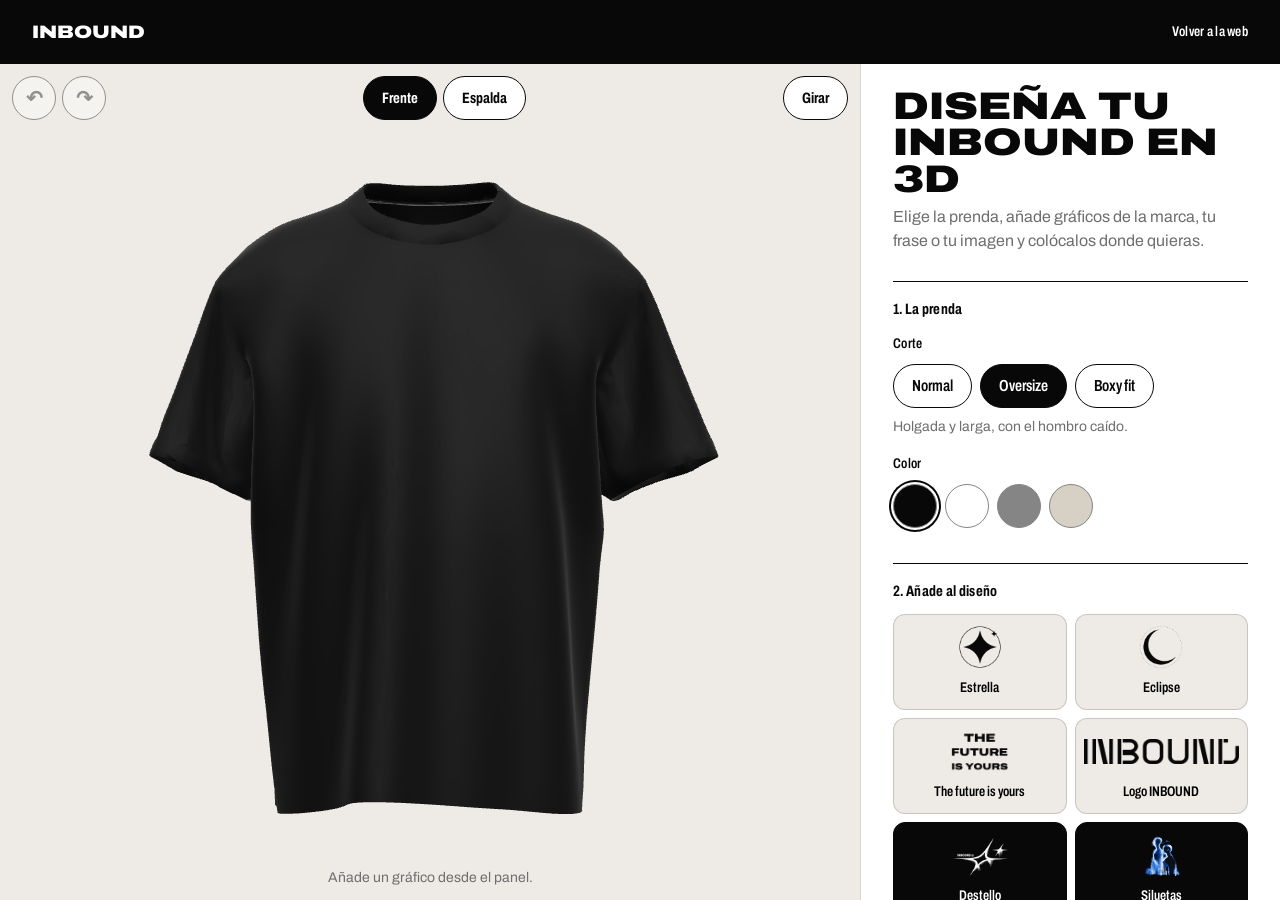
<file: prototipo-3d/index.html>
<!doctype html>
<html lang="es">
<head>
<meta charset="utf-8">
<meta name="viewport" content="width=device-width, initial-scale=1">
<title>Diseña en 3D | INBOUND STUDIO</title>
<meta name="description" content="Coloca gráficos, frases o tu propia imagen sobre una camiseta INBOUND en 3D.">
<link rel="icon" href="data:image/svg+xml,%3Csvg xmlns='http://www.w3.org/2000/svg' viewBox='0 0 32 32'%3E%3Crect width='32' height='32' fill='%23080808'/%3E%3Ctext x='16' y='24' font-family='Arial' font-weight='900' font-size='22' text-anchor='middle' fill='%23FFFFFF'%3EI%3C/text%3E%3C/svg%3E">
<link rel="preload" href="../assets/fuentes/archivo-latin.woff2" as="font" type="font/woff2" crossorigin>
<!-- el modelo se pide desde el primer momento, en paralelo con three.js (los módulos no se precargan aquí:
     un modulepreload antes del importmap rompe la resolución de 'three') -->
<link rel="preload" href="camiseta-oversize.glb" as="fetch" crossorigin>
<style>
/* Fuentes servidas desde el propio sitio (SIL OFL 1.1): sin peticiones a Google */
@font-face { font-family: 'Archivo'; font-style: normal; font-weight: 100 900; font-stretch: 62% 125%; font-display: swap; src: url(../assets/fuentes/archivo-latin-ext.woff2) format('woff2'); unicode-range: U+0100-02BA, U+02BD-02C5, U+02C7-02CC, U+02CE-02D7, U+02DD-02FF, U+0304, U+0308, U+0329, U+1D00-1DBF, U+1E00-1E9F, U+1EF2-1EFF, U+2020, U+20A0-20AB, U+20AD-20C4, U+2113, U+2C60-2C7F, U+A720-A7FF; }
@font-face { font-family: 'Archivo'; font-style: normal; font-weight: 100 900; font-stretch: 62% 125%; font-display: swap; src: url(../assets/fuentes/archivo-latin.woff2) format('woff2'); unicode-range: U+0000-00FF, U+0131, U+0152-0153, U+02BB-02BC, U+02C6, U+02DA, U+02DC, U+0304, U+0308, U+0329, U+2000-206F, U+20AC, U+2122, U+2191, U+2193, U+2212, U+2215, U+FEFF, U+FFFD; }
:root{
  --ink:#080808; --white:#FFFFFF; --gray:#858585; --beige:#D6D0C5;
  --gray-text:#6E6E6E; --tint:#EEEBE6; --line:rgba(0,0,0,.16);
  --select:#2F6BFF; /* excepción funcional: el marco de selección debe verse sobre las 4 prendas */
  --gutter:clamp(16px,3vw,32px);
  --font:"Archivo","Arial Narrow",Arial,sans-serif;
}
*,*::before,*::after{box-sizing:border-box}
html,body{margin:0}
body{background:var(--white);color:var(--ink);font-family:var(--font);font-size:16px;line-height:1.5}
:focus-visible{outline:2px solid var(--ink);outline-offset:3px}
.label{font-stretch:72%;font-weight:600;font-size:14px;letter-spacing:.02em}
.muted{color:var(--gray-text)}
.sr-only{position:absolute;width:1px;height:1px;overflow:hidden;clip:rect(0 0 0 0);white-space:nowrap}

.top{display:flex;align-items:center;gap:16px;padding:10px var(--gutter);background:var(--ink);color:var(--white)}
.logo{font-stretch:125%;font-weight:900;font-size:18px;text-decoration:none;color:inherit;min-height:44px;display:inline-flex;align-items:center}
.top a.back{margin-left:auto;color:inherit;text-decoration:none;min-height:44px;display:inline-flex;align-items:center;border-bottom:1.5px solid transparent}
.top a.back:hover{border-color:currentColor}

.app{display:grid}
/* móvil: la vista 3D queda fija arriba mientras los controles se desplazan debajo */
html{scroll-padding-top:calc(46svh + 12px)} /* que el foco no quede tapado por la vista fija */
@media (min-width:960px){html{scroll-padding-top:0}}
.stage{position:sticky;top:0;z-index:5;height:46svh;min-height:300px;background:var(--tint);overflow:hidden;box-shadow:0 1px 0 var(--line)}
.stage canvas{display:block;width:100%;height:100%;touch-action:none;cursor:grab}
.stage canvas.dragging{cursor:grabbing}
.stage-hint{position:absolute;left:12px;right:12px;bottom:12px;margin:0;text-align:center;font-size:14px;color:var(--gray-text);pointer-events:none}
.stage-bar{position:absolute;top:12px;left:12px;right:12px;display:flex;justify-content:space-between;gap:6px;pointer-events:none}
.stage-bar>*{pointer-events:auto}
.group{display:flex;gap:6px}
.btn.icon{min-width:44px;padding:0;font-size:20px}
.btn[aria-pressed="true"]{background:var(--ink);color:var(--white)}
.loading{position:absolute;inset:0;display:grid;place-items:center;padding:24px;text-align:center;background:var(--tint)}
.loading[hidden]{display:none}

.panel{padding:24px var(--gutter) 48px;display:grid;gap:28px;align-content:start}
.panel h1{margin:0;font-stretch:125%;font-weight:900;font-size:clamp(28px,3vw,40px);line-height:.95;text-transform:uppercase}
.panel h2{margin:0 0 12px;font-stretch:72%;font-weight:700;font-size:15px;letter-spacing:.02em}
.intro{margin:8px 0 0;max-width:46ch}
.block{border-top:1.5px solid var(--ink);padding-top:16px}
fieldset{border:0;margin:0;padding:0}
legend{padding:0;margin-bottom:10px}

.chips{display:flex;flex-wrap:wrap;gap:8px}
.chip{position:relative}
.chip input{position:absolute;opacity:0;inset:0;margin:0;cursor:pointer}
.chip span{display:inline-flex;align-items:center;min-height:44px;padding:0 18px;border-radius:999px;border:1.5px solid var(--ink);font-stretch:72%;font-weight:600;background:var(--white)}
.chip input:checked+span{background:var(--ink);color:var(--white)}
.chip input:focus-visible+span{outline:2px solid var(--ink);outline-offset:3px}
.swatch span{width:44px;height:44px;padding:0;border-color:var(--gray);background:var(--c)}
.swatch input:checked+span{background:var(--c);box-shadow:0 0 0 2px var(--white),0 0 0 4px var(--ink)}

.btn{display:inline-flex;align-items:center;justify-content:center;gap:8px;min-height:44px;padding:0 18px;border-radius:999px;border:1.5px solid var(--ink);font:inherit;font-stretch:72%;font-weight:700;font-size:15px;cursor:pointer;background:var(--white);color:var(--ink);transition:opacity .2s,background-color .2s}
.btn:hover{background:rgba(133,133,133,.16)}
.btn-solid{background:var(--ink);color:var(--white)}
.btn-solid:hover{background:var(--ink);opacity:.82}
.btn:disabled{opacity:.4;cursor:not-allowed}

.graphics{display:grid;grid-template-columns:repeat(2,1fr);gap:8px}
.gbtn{display:grid;gap:6px;justify-items:center;padding:10px 8px;border:1.5px solid var(--line);border-radius:12px;background:var(--tint);font:inherit;font-stretch:72%;font-weight:600;font-size:14px;cursor:pointer;min-height:96px}
.gbtn:hover{border-color:var(--ink)}
.gbtn img{height:44px;width:auto;max-width:100%;object-fit:contain}
.gbtn.dark{background:var(--ink);color:var(--white);border-color:var(--ink)}
.row{display:flex;gap:8px;flex-wrap:wrap;align-items:center}
.text-input{flex:1;min-width:0;min-height:44px;padding:0 16px;border:1.5px solid var(--ink);border-radius:999px;font:inherit;text-transform:uppercase}
.text-input:focus-visible{outline:2px solid var(--ink);outline-offset:3px}
.file-label{position:relative}
.file-label input{position:absolute;inset:0;opacity:0;cursor:pointer}
.file-label:focus-within{outline:2px solid var(--ink);outline-offset:3px;border-radius:999px}
.hint{margin:8px 0 0;font-size:14px;color:var(--gray-text)}
.error{margin:8px 0 0;font-size:14px;font-weight:600;color:#B3261E}

.layers{list-style:none;margin:0;padding:0;display:grid;gap:6px}
.layers li{display:flex;gap:6px;align-items:stretch}
.layer-btn{flex:1;text-align:left;min-height:44px;padding:0 14px;border:1.5px solid var(--line);border-radius:10px;background:var(--white);font:inherit;cursor:pointer}
.layer-btn[aria-pressed="true"]{border-color:var(--select);box-shadow:inset 0 0 0 1px var(--select)}
.del{min-width:44px;border:1.5px solid var(--line);border-radius:10px;background:var(--white);font:inherit;font-size:18px;cursor:pointer}
.empty{margin:0;color:var(--gray-text)}

.range{display:grid;gap:4px;margin-bottom:12px}
.range-top{display:flex;justify-content:space-between}
input[type=range]{width:100%;accent-color:var(--ink);min-height:32px}

.checks{list-style:none;margin:0;padding:0;display:grid;gap:8px}
.checks li{display:grid;grid-template-columns:22px 1fr;gap:8px;font-size:15px}
.ok::before{content:"✓";font-weight:800}
.warn::before{content:"!";font-weight:900;color:#B3261E;text-align:center}
.status-line{margin:12px 0 0;font-weight:700}

@media (min-width:960px){
  .app{grid-template-columns:minmax(0,1fr) 420px;height:calc(100svh - 64px)}
  .stage{height:100%}
  .panel{overflow-y:auto;border-left:1px solid var(--line)}
}
@media (prefers-reduced-motion:reduce){*{transition:none!important}}
</style>
</head>
<body>
<header class="top">
  <a class="logo" href="../index.html" aria-label="INBOUND, volver al inicio">INBOUND</a>
  <a class="back label" href="../index.html#disena">Volver a la web</a>
</header>

<main class="app">
  <section class="stage" aria-label="Vista 3D de la camiseta">
    <canvas id="c" aria-label="Camiseta en 3D. Arrastra para girarla; arrastra un gráfico para moverlo." role="img"></canvas>
    <div class="stage-bar">
      <div class="group" role="group" aria-label="Historial">
        <button class="btn icon" type="button" id="undo" aria-label="Deshacer" title="Deshacer (Ctrl+Z)" disabled>↶</button>
        <button class="btn icon" type="button" id="redo" aria-label="Rehacer" title="Rehacer (Ctrl+Y)" disabled>↷</button>
      </div>
      <div class="group" role="group" aria-label="Vista">
        <button class="btn" type="button" data-view="front" aria-pressed="true">Frente</button>
        <button class="btn" type="button" data-view="back" aria-pressed="false">Espalda</button>
      </div>
      <button class="btn" type="button" id="spin" aria-pressed="false">Girar</button>
    </div>
    <p class="stage-hint" id="hint" aria-live="polite">Añade un gráfico desde el panel.</p>
    <div class="loading" id="loading"><p>Cargando la camiseta 3D…</p></div>
  </section>

  <aside class="panel" aria-label="Herramientas de diseño">
    <div>
      <h1>Diseña tu INBOUND en 3D</h1>
      <p class="intro muted">Elige la prenda, añade gráficos de la marca, tu frase o tu imagen y colócalos donde quieras.</p>
    </div>

    <div class="block">
      <h2>1. La prenda</h2>
      <fieldset>
        <legend class="label">Corte</legend>
        <div class="chips">
          <label class="chip"><input type="radio" name="corte" value="Normal"><span>Normal</span></label>
          <label class="chip"><input type="radio" name="corte" value="Oversize" checked><span>Oversize</span></label>
          <label class="chip"><input type="radio" name="corte" value="Boxy fit"><span>Boxy fit</span></label>
        </div>
        <p class="hint" id="corte-hint" aria-live="polite">Holgada y larga, con el hombro caído.</p>
      </fieldset>
      <fieldset style="margin-top:16px">
        <legend class="label">Color</legend>
        <div class="chips" id="colors"></div>
      </fieldset>
    </div>

    <div class="block">
      <h2>2. Añade al diseño</h2>
      <div class="graphics" id="graphics"></div>
      <p class="label" style="margin:16px 0 8px">Colección INBOUND (DTF)</p>
      <div class="graphics" id="coleccion"></div>
      <div style="margin-top:16px">
        <label class="label" for="frase">Tu frase</label>
        <div class="row" style="margin-top:8px">
          <input class="text-input" id="frase" maxlength="24" placeholder="Own your style" autocomplete="off">
          <button class="btn" type="button" id="add-text">Añadir frase</button>
        </div>
      </div>
      <div style="margin-top:16px">
        <span class="btn file-label">Subir tu imagen<input type="file" id="upload" accept="image/png,image/jpeg,image/webp,image/svg+xml" aria-label="Subir tu imagen (PNG, JPG, WEBP o SVG)"></span>
        <p class="hint">PNG con fondo transparente para mejores resultados. Máximo 15 MB.</p>
        <p class="hint">Sube solo imágenes que tengas derecho a usar. No estampamos marcas, personajes ni fotos de otras personas sin permiso: si un diseño infringe derechos de terceros, podemos rechazarlo.</p>
        <p class="error" id="upload-error" role="alert" hidden></p>
      </div>
    </div>

    <div class="block">
      <h2>3. Capas</h2>
      <ul class="layers" id="layers"></ul>
      <p class="empty" id="layers-empty">Aún no hay nada en la camiseta.</p>
      <div id="sel" hidden style="margin-top:16px">
        <div class="range">
          <div class="range-top"><label class="label" for="size">Tamaño</label><output id="size-out" for="size"></output></div>
          <input type="range" id="size" min="4" max="26" step="0.5">
        </div>
        <div class="range">
          <div class="range-top"><label class="label" for="rot">Rotación</label><output id="rot-out" for="rot"></output></div>
          <input type="range" id="rot" min="-180" max="180" step="1">
        </div>
        <div class="row">
          <button class="btn" type="button" id="flip" aria-pressed="false">Voltear</button>
          <button class="btn" type="button" id="center">Centrar en el pecho</button>
          <button class="btn" type="button" id="remove">Eliminar capa</button>
        </div>
      </div>
    </div>

    <div class="block">
      <h2>4. Validamos tu diseño</h2>
      <ul class="checks" id="checks"></ul>
      <p class="status-line" id="status" role="status"></p>
    </div>

    <div class="block row">
      <button class="btn btn-solid" type="button" id="export">Descargar imagen</button>
      <button class="btn" type="button" id="share" hidden>Compartir</button>
      <a class="btn" href="../index.html#disena">Volver a la web</a>
    </div>
    <p class="hint">Modelos 3D: <a href="https://www.cgtrader.com/free-3d-models/character/clothing/male-regular-fit-tshirt">«Male regular fit tshirt»</a> y <a href="https://www.cgtrader.com/free-3d-models/character/clothing/male-oversized-tshirt">«Male oversized tshirt»</a> de fashion3designn (CGTrader, Royalty Free License). Adaptados para este estudio; el corte Oversize es una versión alargada del segundo.</p>
  </aside>
</main>

<script type="importmap">
{"imports":{"three":"./vendor/three/build/three.module.min.js","three/addons/":"./vendor/three/examples/jsm/"}}
</script>
<script type="module">
import * as THREE from 'three';
import { OrbitControls } from 'three/addons/controls/OrbitControls.js';
import { GLTFLoader } from 'three/addons/loaders/GLTFLoader.js';
import { DecalGeometry } from 'three/addons/geometries/DecalGeometry.js';
import { RoomEnvironment } from 'three/addons/environments/RoomEnvironment.js';

// ---------- Datos ----------
const COLORS = [
  { name: 'Negro', hex: '#080808', dark: true },
  { name: 'Blanco', hex: '#FFFFFF', dark: false },
  { name: 'Gris', hex: '#858585', dark: true },
  { name: 'Beige', hex: '#D6D0C5', dark: false },
];
// Área imprimible por corte y pieza (metros; 0,0 = punto más alto del cuello; x = medio ancho). Medida sobre cada modelo:
// zona donde la tela mira de frente (el diseño se estira menos de un 30 %); por fuera de ella la tela gira o tiene pliegues
const PRINT_BY_CUT = {
  'Normal':   { Frente: { x: 0.11, yMin: -0.62, yMax: -0.10 }, Espalda: { x: 0.12, yMin: -0.64, yMax: -0.08 } },
  'Oversize': { Frente: { x: 0.13, yMin: -0.64, yMax: -0.10 }, Espalda: { x: 0.17, yMin: -0.70, yMax: -0.08 } },
  'Boxy fit': { Frente: { x: 0.13, yMin: -0.56, yMax: -0.10 }, Espalda: { x: 0.17, yMin: -0.60, yMax: -0.08 } },
};
let PRINT = PRINT_BY_CUT['Oversize'];
const MIN_DPI = 150;
// Cada corte es un modelo propio (no se estira uno solo). Modelos de fashion3designn (CGTrader); Oversize es la Boxy fit
// alargada en Blender (herramientas/preparar_camisetas_cgtrader.py)
const CUTS = {
  'Normal':   { file: 'camiseta-normal.glb',   hint: 'Corte clásico: hombro en su sitio y largo de siempre.' },
  'Oversize': { file: 'camiseta-oversize.glb', hint: 'Holgada y larga, con el hombro caído.' },
  'Boxy fit': { file: 'camiseta-boxy.glb',     hint: 'Ancha y corta, de caída recta y cuadrada.' },
};
const LOGO_SVG = (fill) => `<svg xmlns="http://www.w3.org/2000/svg" class="logo-mark" viewBox="0 0 143.8 24" role="img" aria-label="INBOUND"><style>.logo-mark{fill:${fill}}.logo-mark .s{fill:none;stroke:${fill};stroke-width:3.4}</style><rect x="0.0" y="0" width="3.4" height="24"/><rect x="7.8" y="0" width="3.4" height="24"/><rect x="23.4" y="0" width="3.4" height="24"/><polygon points="12.5,0 16.9,0 22.1,24 17.7,24"/><rect x="31.2" y="0" width="3.4" height="24"/><path class="s" d="M35.9,1.7 H42.9 a5.6,5.6 0 0 1 5.6,5.6 V6.4 a5.6,5.6 0 0 1 -5.6,5.6 H35.9 M35.9,13.7 H43.5 a5.6,5.6 0 0 1 5.6,5.6 V16.7 a5.6,5.6 0 0 1 -5.6,5.6 H35.9"/><rect class="s" x="56.3" y="1.7" width="15.6" height="20.6" rx="5.6"/><path class="s" d="M79.7,0 V16.7 a5.6,5.6 0 0 0 5.6,5.6 H89.7 a5.6,5.6 0 0 0 5.6,-5.6 V0"/><rect x="101.4" y="0" width="3.4" height="24"/><rect x="117.0" y="0" width="3.4" height="24"/><polygon points="106.1,0 110.5,0 115.7,24 111.3,24"/><rect x="124.8" y="0" width="3.4" height="24"/><path class="s" d="M129.5,1.7 H133.5"/><path class="s" d="M142.1,6.7 V16.7 a5.6,5.6 0 0 1 -5.6,5.6 H129.5"/></svg>`;

// ---------- Funciones puras (validación) ----------
function extents(wM, hM, deg) {
  const a = THREE.MathUtils.degToRad(deg), c = Math.abs(Math.cos(a)), s = Math.abs(Math.sin(a));
  return { x: (wM * c + hM * s) / 2, y: (wM * s + hM * c) / 2 };
}
function inPrintArea(panelName, x, y, wM, hM, deg) {
  const p = PRINT[panelName], e = extents(wM, hM, deg);
  return Math.abs(x) + e.x <= p.x && y - e.y >= p.yMin && y + e.y <= p.yMax;
}
const dpi = (px, cm) => px / (cm / 2.54);
const lum = (hex) => {
  const v = [1, 3, 5].map(i => parseInt(hex.slice(i, i + 2), 16) / 255).map(c => c <= .03928 ? c / 12.92 : ((c + .055) / 1.055) ** 2.4);
  return .2126 * v[0] + .7152 * v[1] + .0722 * v[2];
};
const contrast = (a, b) => (Math.max(a, b) + .05) / (Math.min(a, b) + .05);
// autocomprobación de la lógica de validación
console.assert(inPrintArea('Frente', 0, -0.35, 0.2, 0.2, 0) === true, 'área: centro');
console.assert(inPrintArea('Frente', 0.3, -0.35, 0.1, 0.1, 0) === false, 'área: manga');
console.assert(Math.round(dpi(1181, 20)) === 150, 'dpi');

// ---------- Escena ----------
const canvas = document.getElementById('c');
const stage = canvas.parentElement;
const loading = document.getElementById('loading');
let renderer;
try {
  renderer = new THREE.WebGLRenderer({ canvas, antialias: true, preserveDrawingBuffer: true });
} catch (err) {
  loading.innerHTML = '<p>Tu navegador no tiene WebGL activado, así que no puede mostrar la camiseta en 3D. Prueba con Chrome, Edge o Safari actualizados.</p>';
  throw err;
}
renderer.setPixelRatio(Math.min(devicePixelRatio, matchMedia('(pointer: coarse)').matches ? 1.5 : 2)); // móvil: 1.5 basta y ahorra GPU/batería
renderer.toneMapping = THREE.NeutralToneMapping; // respeta el color real de la prenda (pensado para e-commerce)
const scene = new THREE.Scene();
scene.background = new THREE.Color('#EEEBE6');
scene.environment = new THREE.PMREMGenerator(renderer).fromScene(new RoomEnvironment(), 0.04).texture;
const key = new THREE.DirectionalLight('#ffffff', 0.75); key.position.set(1.2, 1.6, 2.2); scene.add(key);
const rim = new THREE.DirectionalLight('#ffffff', 0.6); rim.position.set(-1.5, 1, -2); scene.add(rim);

const camera = new THREE.PerspectiveCamera(30, 1, 0.01, 30);
const TARGET = new THREE.Vector3(0, -0.37, 0);
const controls = new OrbitControls(camera, canvas);
controls.target.copy(TARGET); controls.enableDamping = true; controls.enablePan = false;
controls.minPolarAngle = Math.PI * 0.2; controls.maxPolarAngle = Math.PI * 0.8;

const shirt = new THREE.Group(); scene.add(shirt);
const fabric = new THREE.MeshPhysicalMaterial({ color: COLORS[0].hex, roughness: 0.9, sheen: 1, sheenRoughness: 0.8, sheenColor: new THREE.Color(0x262626) });
// Interior de la prenda (cara de atrás de cada pieza): mismo tejido en sombra. Con un solo material de doble cara,
// three.js iluminaba el interior como el exterior y, al mirar dentro de una manga o del cuello, parecía un hueco claro.
// Lleva el mismo brillo de tela (sin él, el interior de una prenda oscura era un negro plano, como una tapa) y cede
// la profundidad ante la cara exterior donde dos piezas se solapan (si no, asomaba en las costuras como puntos oscuros)
const fabricInner = fabric.clone();
Object.assign(fabricInner, { side: THREE.BackSide, polygonOffset: true, polygonOffsetFactor: 1, polygonOffsetUnits: 4 });
const tintInner = () => { fabricInner.color.copy(fabric.color).multiplyScalar(0.6); fabricInner.sheenColor.copy(fabric.sheenColor).multiplyScalar(0.6); };
tintInner();
const panels = [];
const state = { color: COLORS[0], cut: 'Oversize', view: 'front' };
const layers = [];
let selected = null, uid = 0;

// Render bajo demanda: solo se dibuja cuando algo cambió (cámara, capas, color, tamaño)
let dirty = true;
const invalidate = () => { dirty = true; };

function fitDistance() {
  const t = Math.tan(THREE.MathUtils.degToRad(camera.fov / 2));
  return Math.max(0.45 / t, 0.5 / (t * camera.aspect)) * 1.05;
}
function resize() {
  const { clientWidth: w, clientHeight: h } = stage;
  renderer.setSize(w, h, false);
  camera.aspect = w / h; camera.updateProjectionMatrix(); invalidate();
  controls.minDistance = fitDistance() * 0.45; controls.maxDistance = fitDistance() * 1.6;
}
new ResizeObserver(resize).observe(stage);
resize();
camera.position.set(0, -0.3, fitDistance());

// ---------- Cámara: frente / espalda ----------
const reduce = matchMedia('(prefers-reduced-motion: reduce)').matches;
// Giro en coordenadas esféricas alrededor de la prenda: ángulo horizontal, altura y distancia se interpolan por separado.
// Antes la cámara iba en línea recta de delante a atrás con un desvío lateral: en el primer cuarto del giro quedaba ~17 % más
// cerca (la prenda "se inflaba" ~20 %) y el ease-out cúbico arrancaba de golpe (el "brinco").
let tween = null;
const sphere = new THREE.Spherical();
controls.addEventListener('start', () => { tween = null; });   // si el usuario agarra la prenda a mitad del giro, manda él
function goView(view) {
  state.view = view;
  document.querySelectorAll('[data-view]').forEach(b => b.setAttribute('aria-pressed', String(b.dataset.view === view)));
  const to = new THREE.Spherical().setFromVector3(new THREE.Vector3(0, -0.3, (view === 'front' ? 1 : -1) * fitDistance()).sub(TARGET));
  if (reduce) { camera.position.setFromSpherical(to).add(TARGET); controls.target.copy(TARGET); invalidate(); return; }
  const from = new THREE.Spherical().setFromVector3(camera.position.clone().sub(TARGET));
  // giro por el camino más corto; si está justo enfrente (180°), siempre hacia el mismo lado
  let d = Math.atan2(Math.sin(to.theta - from.theta), Math.cos(to.theta - from.theta));
  if (Math.abs(Math.abs(d) - Math.PI) < 1e-3) d = Math.PI;
  tween = { from, d, to, t0: performance.now(), dur: Math.max(250, 800 * Math.abs(d) / Math.PI) };
}
document.querySelectorAll('[data-view]').forEach(b => b.addEventListener('click', () => goView(b.dataset.view)));
const easeInOut = k => k < 0.5 ? 4 * k ** 3 : 1 - (-2 * k + 2) ** 3 / 2;   // arranca y frena suave: un giro sobre sí misma

renderer.setAnimationLoop((now) => {
  if (tween) {
    dirty = true;
    const k = Math.min(1, (now - tween.t0) / tween.dur), e = easeInOut(k), { from, to } = tween;
    sphere.set(from.radius + (to.radius - from.radius) * e, from.phi + (to.phi - from.phi) * e, from.theta + tween.d * e);
    camera.position.setFromSpherical(sphere).add(TARGET);
    controls.target.copy(TARGET);
    if (k === 1) tween = null;
  }
  if (controls.update()) dirty = true;   // true mientras la cámara se mueve (incluida la inercia y el giro automático)
  if (!dirty) return;
  dirty = false;
  renderer.render(scene, camera);
});

// ---------- Texturas de capas ----------
function setFont(ctx, px) { ctx.font = `900 ${px}px Archivo, "Arial Black", sans-serif`; if ('fontStretch' in ctx) ctx.fontStretch = 'expanded'; }
function star(ctx, cx, cy, r, ink) {
  const k = r * 0.16;
  ctx.fillStyle = ink; ctx.beginPath(); ctx.moveTo(cx, cy - r);
  ctx.quadraticCurveTo(cx + k, cy - k, cx + r, cy); ctx.quadraticCurveTo(cx + k, cy + k, cx, cy + r);
  ctx.quadraticCurveTo(cx - k, cy + k, cx - r, cy); ctx.quadraticCurveTo(cx - k, cy - k, cx, cy - r); ctx.fill();
}
const logoImages = {};
function logoImage(ink) {
  if (!logoImages[ink]) logoImages[ink] = new Promise((res, rej) => {
    const img = new Image(); img.onload = () => res(img); img.onerror = rej;
    img.src = 'data:image/svg+xml;charset=utf-8,' + encodeURIComponent(LOGO_SVG(ink));
  });
  return logoImages[ink];
}
const GRAPHICS = {
  estrella: { name: 'Estrella', w: 1024, h: 1024, cm: 22, draw(ctx, w, h, ink) {
    ctx.strokeStyle = ink; ctx.lineWidth = w * 0.012; ctx.beginPath(); ctx.arc(w / 2, h / 2, w * 0.46, 0, Math.PI * 2); ctx.stroke();
    star(ctx, w / 2, h / 2, w * 0.38, ink); star(ctx, w * 0.82, h * 0.2, w * 0.07, ink);
  } },
  eclipse: { name: 'Eclipse', w: 1024, h: 1024, cm: 22, draw(ctx, w, h, ink) {
    ctx.fillStyle = ink; ctx.beginPath(); ctx.arc(w / 2, h / 2, w * 0.4, 0, Math.PI * 2); ctx.fill();
    ctx.globalCompositeOperation = 'destination-out'; ctx.beginPath(); ctx.arc(w * 0.58, h * 0.45, w * 0.37, 0, Math.PI * 2); ctx.fill();
    ctx.globalCompositeOperation = 'source-over'; ctx.setLineDash([w * 0.01, w * 0.03]); ctx.strokeStyle = ink; ctx.lineWidth = w * 0.006;
    ctx.beginPath(); ctx.arc(w / 2, h / 2, w * 0.47, 0, Math.PI * 2); ctx.stroke(); ctx.setLineDash([]);
  } },
  futuro: { name: 'The future is yours', w: 1024, h: 760, cm: 24, draw(ctx, w, h, ink) {
    const s = w / 1024;
    ctx.fillStyle = ink; ctx.textAlign = 'center';
    ['THE', 'FUTURE', 'IS YOURS'].forEach((t, i) => fitText(ctx, t, w / 2, (220 + i * 240) * s, w * 0.96, 200 * s));
  } },
  logo: { name: 'Logo INBOUND', w: 1438, h: 240, cm: 9, async draw(ctx, w, h, ink) { ctx.drawImage(await logoImage(ink), 0, 0, w, h); } },
  // Diseños de marca (raster sobre negro): el negro se vuelve transparente; cm por defecto = ~150 ppp
  destello: brandArt('Destello', 'destello', 1536, 1024, 24),
  siluetas: brandArt('Siluetas', 'siluetas', 1151, 1367, 19),
  calor: brandArt('Calor', 'calor', 708, 741, 12),
  // Colección del cliente (PDF para DTF, ya con transparencia). srcPx = ancho del archivo de impresión; cm = tamaño del PDF
  eyes: clientArt('Eyes Vision', 'eyes', 2048, 1750, 2144, 9),
  hd: clientArt('Etiqueta HD', 'hd', 2048, 1057, 2489, 21.5),
  rosario: clientArt('Cruz rosario', 'rosario', 1337, 2048, 1344, 11.5),
  blancoRojo: clientArt('Blanco y rojo', 'blancoRojo', 1821, 2048, 1878, 18),
  ornamental: clientArt('Ornamental', 'ornamental', 1230, 1890, 1230, 10.5),
  valledupar: clientArt('Made Different', 'valledupar', 1854, 2048, 2294, 30),
};
// Imágenes bajo demanda (una descarga por archivo): antes iban como data URL en .js de 3,2 MB que bloqueaban la carga
const imgCache = {};
function loadImg(src) {
  return imgCache[src] ??= new Promise((res, rej) => { const i = new Image(); i.onload = () => res(i); i.onerror = rej; i.src = src; });
}
// Diseños del cliente: el botón usa una miniatura (~20 KB); el archivo completo solo se baja al añadirlo
function clientArt(name, key, w, h, srcPx, cm) {
  return { name, w, h, cm, srcPx, kind: 'imagen', fixedInk: true, dark: true, client: true, thumb: `disenos/${key}-mini.webp`,
    async draw(ctx, cw, ch) { ctx.drawImage(await loadImg(`disenos/${key}.webp`), 0, 0, cw, ch); } };
}
// luminancia media de los píxeles visibles, para el aviso de contraste
function meanLum(src, w, h) {
  const probe = makeCanvas(64, Math.max(1, Math.round(64 * h / w))); probe.ctx.drawImage(src, 0, 0, probe.canvas.width, probe.canvas.height);
  const d = probe.ctx.getImageData(0, 0, probe.canvas.width, probe.canvas.height).data;
  let sum = 0, n = 0;
  for (let i = 0; i < d.length; i += 4) if (d[i + 3] > 128) { const hex = '#' + [d[i], d[i + 1], d[i + 2]].map(v => v.toString(16).padStart(2, '0')).join(''); sum += lum(hex); n++; }
  return n ? sum / n : null;
}
function brandArt(name, key, w, h, cm) {
  return { name, w, h, cm, kind: 'imagen', srcPx: w, fixedInk: true, dark: true, async draw(ctx, cw, ch) {
    ctx.drawImage(await loadImg(`../assets/marca/${key}.jpg`), 0, 0, cw, ch);
    keyBlack(ctx, cw, ch);
  } };
}
// Clave de luminancia: alfa = canal más brillante; se despremultiplica para conservar el color
function keyBlack(ctx, w, h) {
  const d = ctx.getImageData(0, 0, w, h), p = d.data;
  for (let i = 0; i < p.length; i += 4) {
    const a = Math.max(p[i], p[i + 1], p[i + 2]);
    if (a < 10) { p[i + 3] = 0; continue; }
    const k = 255 / a; p[i] *= k; p[i + 1] *= k; p[i + 2] *= k; p[i + 3] = a;
  }
  ctx.putImageData(d, 0, 0);
}
function fitText(ctx, text, x, y, maxW, base) {
  setFont(ctx, base); const m = ctx.measureText(text).width;
  if (m > maxW) setFont(ctx, Math.floor(base * maxW / m));
  ctx.fillText(text, x, y);
}
function ink() { return state.color.dark ? '#FFFFFF' : '#080808'; }

// la fuente se pide en paralelo al modelo; los textos esperan a que esté lista
const fontReady = document.fonts.load('900 100px Archivo').catch(() => {});
async function paint(layer) {
  await fontReady;
  const { ctx, canvas: c } = layer;
  ctx.clearRect(0, 0, c.width, c.height);
  await layer.draw(ctx, c.width, c.height, ink());
  layer.texture.needsUpdate = true; invalidate();
}
function makeCanvas(w, h) {
  const c = document.createElement('canvas'); c.width = w; c.height = h;
  return { canvas: c, ctx: c.getContext('2d') };
}
function makeMaterial(texture) {
  return new THREE.MeshStandardMaterial({ map: texture, transparent: true, roughness: 0.85, depthWrite: false, polygonOffset: true, polygonOffsetFactor: -4 });
}

// ---------- Colocar capas (decals) ----------
const ray = new THREE.Raycaster(), ndc = new THREE.Vector2(), helper = new THREE.Object3D();
let order = 0;
function hitFromEvent(e, objects) {
  const r = canvas.getBoundingClientRect();
  ndc.set(((e.clientX - r.left) / r.width) * 2 - 1, -((e.clientY - r.top) / r.height) * 2 + 1);
  ray.setFromCamera(ndc, camera);
  return ray.intersectObjects(objects, false)[0];
}
function defaultHit(panelName, x = 0, y = -0.3) {
  const panel = panels.find(p => p.name === panelName);
  const z = panelName === 'Frente' ? 1 : -1;
  ray.set(shirt.localToWorld(new THREE.Vector3(x, y, z)), new THREE.Vector3(0, 0, -z).transformDirection(shirt.matrixWorld));
  return ray.intersectObject(panel, false)[0];
}
function setPose(layer, hit) {
  layer.panel = hit.object;
  layer.localPos = hit.object.worldToLocal(hit.point.clone());
  // proyección plana de frente/espalda, como la placa de una prensa: con la normal local de la tela el diseño se inclinaba y cortaba en el costado
  layer.localNormal = new THREE.Vector3(0, 0, hit.object.name === 'Frente' ? 1 : -1);
}
// Mantiene el diseño dentro del área imprimible: fuera de ella el decal llegaba a la costura de la manga y se cortaba
function fit(layer) {
  const p = PRINT[layer.panel.name];
  let e = extents(layer.cm / 100, layer.cm / 100 / layer.aspect, layer.rot);
  const k = Math.min(1, p.x / e.x, (p.yMax - p.yMin) / 2 / e.y);
  if (k < 1) { layer.cm = Math.floor(layer.cm * k * 2) / 2; e = extents(layer.cm / 100, layer.cm / 100 / layer.aspect, layer.rot); }
  const x = THREE.MathUtils.clamp(layer.localPos.x, -p.x + e.x, p.x - e.x);
  const y = THREE.MathUtils.clamp(layer.localPos.y, p.yMin + e.y, p.yMax - e.y);
  if (x !== layer.localPos.x || y !== layer.localPos.y) { const hit = defaultHit(layer.panel.name, x, y); if (hit) setPose(layer, hit); }
}
function rebuild(layer) {
  const { panel } = layer;
  shirt.updateMatrixWorld(true);
  const pos = panel.localToWorld(layer.localPos.clone());
  const n = layer.localNormal.clone().transformDirection(panel.matrixWorld);
  helper.position.copy(pos); helper.lookAt(pos.clone().add(n)); helper.rotateZ(THREE.MathUtils.degToRad(-layer.rot));
  const w = layer.cm / 100, h = w / layer.aspect;
  // profundidad 0.5 m: con 0.2 la caja no alcanzaba la tela que se curva hacia el costado y el borde se cortaba
  const geo = new DecalGeometry(panel, pos, helper.rotation, new THREE.Vector3(w, h, 0.5));
  if (layer.mesh) { layer.mesh.geometry.dispose(); layer.mesh.geometry = geo; }
  else { layer.mesh = new THREE.Mesh(geo, layer.material); layer.mesh.renderOrder = ++order; scene.add(layer.mesh); }
  if (layer === selected) drawFrame(pos, n, w, h);
  invalidate();
}
let pending = new Set();
function queueRebuild(layer) {
  if (pending.has(layer)) return;
  pending.add(layer);
  requestAnimationFrame(() => { pending.delete(layer); rebuild(layer); });
}

// Marco de selección (como en el reel de referencia)
const frame = new THREE.LineLoop(new THREE.BufferGeometry(), new THREE.LineBasicMaterial({ color: 0x2F6BFF, depthTest: false }));
frame.renderOrder = 9999; frame.visible = false; scene.add(frame);
// Asas de esquina para escalar: zona de toque grande e invisible con un cuadrado azul visible dentro
const handleMat = new THREE.MeshBasicMaterial({ color: 0x2F6BFF, depthTest: false });
const hitMat = new THREE.MeshBasicMaterial({ transparent: true, opacity: 0, depthTest: false, depthWrite: false });
const handles = [0, 1, 2, 3].map(() => {
  const hit = new THREE.Mesh(new THREE.PlaneGeometry(0.07, 0.07), hitMat);   // ~40 px en móvil
  const dot = new THREE.Mesh(new THREE.PlaneGeometry(0.018, 0.018), handleMat);
  hit.renderOrder = dot.renderOrder = 10000; hit.add(dot); frame.add(hit);
  return hit;
});
// radio de la zona de agarre de cada esquina: proporcional al diseño (30 % del lado corto), entre 1,2 y 3,5 cm.
// Con un tamaño fijo de 3,5 cm, en un diseño pequeño o alargado (el logo mide 9 × 1,5 cm) las cuatro esquinas
// tapaban todo el diseño: cualquier toque lo escalaba y ya no se podía mover
const cornerR = (w, h) => THREE.MathUtils.clamp(Math.min(w, h) * 0.3, 0.012, 0.035);
function drawFrame(pos, n, w, h) {
  const pts = [[-w / 2, -h / 2], [w / 2, -h / 2], [w / 2, h / 2], [-w / 2, h / 2]].map(([x, y]) => new THREE.Vector3(x, y, 0));
  frame.geometry.setFromPoints(pts);
  const s = cornerR(w, h) / 0.035;
  pts.forEach((p, i) => { handles[i].position.copy(p); handles[i].scale.setScalar(s); });
  frame.position.copy(pos).addScaledVector(n, 0.01); frame.quaternion.copy(helper.quaternion); frame.visible = true;
  frame.updateMatrixWorld(true);
}
// ¿el puntero está sobre una esquina del diseño seleccionado? (medido en el plano del marco)
const cornerPlane = new THREE.Plane(), cornerPt = new THREE.Vector3();
function onCorner(e) {
  if (!selected || !frame.visible) return false;
  hitFromEvent(e, []);
  cornerPlane.setFromNormalAndCoplanarPoint(new THREE.Vector3(0, 0, 1).applyQuaternion(frame.quaternion), frame.position);
  if (!ray.ray.intersectPlane(cornerPlane, cornerPt)) return false;
  const q = frame.worldToLocal(cornerPt.clone()), w = selected.cm / 100, h = w / selected.aspect, r = cornerR(w, h);
  return Math.abs(Math.abs(q.x) - w / 2) < r && Math.abs(Math.abs(q.y) - h / 2) < r;
}

async function addLayer(spec) {
  const { canvas: c, ctx } = makeCanvas(spec.w, spec.h);
  const texture = new THREE.CanvasTexture(c);
  texture.colorSpace = THREE.SRGBColorSpace; texture.anisotropy = renderer.capabilities.getMaxAnisotropy();
  texture.wrapS = THREE.RepeatWrapping; texture.center.set(0.5, 0.5);   // permite voltear con repeat.x = -1
  const layer = { id: ++uid, kind: spec.kind, name: spec.name, cm: spec.cm, rot: 0, flip: false, aspect: spec.w / spec.h,
    canvas: c, ctx, texture, material: makeMaterial(texture), draw: spec.draw, srcPx: spec.srcPx, inkLum: spec.inkLum, fixedInk: spec.fixedInk };
  await paint(layer);
  // se coloca en el lado visible, en el primer hueco libre para no tapar otras capas
  const side = state.view === 'front' ? 'Frente' : 'Espalda';
  const used = layers.filter(l => l.panel.name === side).map(l => l.localPos);
  const spot = SPOTS.find(([x, y]) => used.every(p => Math.hypot(p.x - x, p.y - y) > 0.09)) || SPOTS[0];
  setPose(layer, defaultHit(side, spot[0], spot[1]) || defaultHit(side, 0, -0.3));
  fit(layer);
  layers.push(layer);
  select(layer);
  rebuild(layer);
  commit();
}

// ---------- Historial (deshacer / rehacer) ----------
const past = [], future = [];
const snap = () => layers.map(l => ({ l, cm: l.cm, rot: l.rot, flip: l.flip, panel: l.panel, pos: l.localPos.clone(), normal: l.localNormal.clone() }));
let current = [];
function commit() {
  past.push(current); if (past.length > 50) past.shift();
  future.length = 0; current = snap(); refreshUI();
}
function restore(s) {
  for (const l of layers) if (!s.some(x => x.l === l)) scene.remove(l.mesh);
  layers.length = 0;
  for (const x of s) {
    Object.assign(x.l, { cm: x.cm, rot: x.rot, flip: x.flip, panel: panels.find(p => p.name === x.panel.name) || x.panel, localPos: x.pos.clone(), localNormal: x.normal.clone() });   // la pieza del modelo actual (puede haber cambiado de corte)
    applyFlip(x.l); layers.push(x.l);
    if (!x.l.mesh.parent) scene.add(x.l.mesh);
    rebuild(x.l);
  }
  current = s; invalidate();
  select(layers.includes(selected) ? selected : null);
}
function undo() { if (past.length) { future.push(current); restore(past.pop()); } }
function redo() { if (future.length) { past.push(current); restore(future.pop()); } }
function applyFlip(l) { l.texture.repeat.x = l.flip ? -1 : 1; invalidate(); }
const SPOTS = [[0, -0.28], [0, -0.16], [0, -0.44], [0.08, -0.17], [-0.08, -0.17]];

// ---------- Interacción en el lienzo ----------
let dragging = null, resizing = null, downAt = null;
const plane = new THREE.Plane(), pt = new THREE.Vector3();
canvas.addEventListener('pointerdown', (e) => {
  downAt = { x: e.clientX, y: e.clientY };
  // escalar: arrastrar una esquina; el tamaño sigue la distancia al centro sobre el plano del gráfico
  if (onCorner(e)) {
    plane.copy(cornerPlane);
    if (ray.ray.intersectPlane(plane, pt)) {
      // centro fijo al empezar: si fit() recoloca el gráfico, la escala no se dispara
      resizing = { layer: selected, c0: frame.position.clone(), d0: Math.max(1e-4, pt.distanceTo(frame.position)), cm0: selected.cm };
      controls.enabled = false; canvas.setPointerCapture(e.pointerId);
      return;
    }
  }
  const hit = hitFromEvent(e, layers.map(l => l.mesh).filter(Boolean));
  if (!hit) return;                           // fuera de un gráfico: OrbitControls gira la prenda
  const layer = layers.find(l => l.mesh === hit.object);
  select(layer); controls.enabled = false;
  // Se arrastra sobre un plano fijo frente a la pieza, conservando el punto por donde se agarró:
  // - antes el centro saltaba bajo el cursor (en diseños grandes, un brinco de varios cm);
  // - antes se buscaba la tela bajo el cursor: por encima del cuello el rayo cruzaba el hueco y caía en la Espalda
  //   por dentro, así que el diseño "desaparecía" (se iba a la otra cara).
  plane.setFromNormalAndCoplanarPoint(layer.localNormal.clone().transformDirection(layer.panel.matrixWorld), hit.point);
  dragging = { layer, off: layer.panel.worldToLocal(hit.point.clone()).sub(layer.localPos) };
  canvas.classList.add('dragging'); canvas.setPointerCapture(e.pointerId);
}, { capture: true });
canvas.addEventListener('pointermove', (e) => {
  if (resizing) {
    hitFromEvent(e, []);
    if (ray.ray.intersectPlane(plane, pt)) {
      const l = resizing.layer;
      l.cm = THREE.MathUtils.clamp(Math.round(resizing.cm0 * pt.distanceTo(resizing.c0) / resizing.d0 * 2) / 2, +size.min, +size.max);
      fit(l); syncSize(); queueRebuild(l); refreshChecks();
    }
    return;
  }
  if (!dragging) {
    if (e.pointerType === 'mouse') canvas.style.cursor = onCorner(e) ? 'nwse-resize' : '';
    return;
  }
  hitFromEvent(e, []);
  if (!ray.ray.intersectPlane(plane, pt)) return;
  const l = dragging.layer, p = l.panel.worldToLocal(pt.clone()).sub(dragging.off);
  const hit = defaultHit(l.panel.name, p.x, p.y);   // la tela de esa misma pieza, nunca la de enfrente
  if (hit) setPose(l, hit); else { l.localPos.x = p.x; l.localPos.y = p.y; }
  fit(l); queueRebuild(l);
});
function endDrag(e) {
  if (dragging || resizing) { dragging = resizing = null; controls.enabled = true; canvas.classList.remove('dragging'); refreshChecks(); commit(); }
  else if (downAt && e.type === 'pointerup' && Math.hypot(e.clientX - downAt.x, e.clientY - downAt.y) < 4) select(null);
  downAt = null;
}
canvas.addEventListener('pointerup', endDrag);
canvas.addEventListener('pointercancel', endDrag);

// ---------- Panel ----------
const $ = (id) => document.getElementById(id);
const colorBox = $('colors');
COLORS.forEach((c, i) => colorBox.insertAdjacentHTML('beforeend',
  `<label class="chip swatch" style="--c:${c.hex}"><input type="radio" name="color" value="${i}" ${i === 0 ? 'checked' : ''} aria-label="${c.name}"><span></span></label>`));
colorBox.addEventListener('change', async (e) => {
  state.color = COLORS[+e.target.value];
  fabric.color.set(state.color.hex); tintInner(); invalidate();
  for (const l of layers) if (!l.fixedInk) await paint(l);
  refreshChecks();
});
document.querySelectorAll('input[name=corte]').forEach(i => i.addEventListener('change', () => showCut(i.value)));
// el modelo de un corte se pide al pasar el ratón o enfocar su botón, para que el cambio sea inmediato
document.querySelectorAll('input[name=corte]').forEach(i => {
  i.closest('label').addEventListener('pointerenter', () => loadCut(i.value), { once: true });
  i.addEventListener('focus', () => loadCut(i.value), { once: true });
});

for (const [id, g] of Object.entries(GRAPHICS)) {
  const b = document.createElement('button');
  b.type = 'button'; b.className = g.dark ? 'gbtn dark' : 'gbtn'; b.innerHTML = `<img alt=""><span>${g.name}</span>`;
  b.setAttribute('aria-label', `Añadir ${g.name}`);
  const { canvas: c, ctx } = makeCanvas(Math.round(g.w / 4), Math.round(g.h / 4));
  const thumb = g.thumb ? async () => ctx.drawImage(await loadImg(g.thumb), 0, 0, c.width, c.height) : () => g.draw(ctx, c.width, c.height, '#080808');
  fontReady.then(thumb).then(() => {
    b.querySelector('img').src = c.toDataURL();
    if (g.client) g.inkLum = meanLum(c, c.width, c.height);
  });
  b.addEventListener('click', () => addLayer({ kind: g.kind || 'grafico', name: g.name, w: g.w, h: g.h, cm: g.cm, draw: g.draw, srcPx: g.srcPx, fixedInk: g.fixedInk, inkLum: g.inkLum }));
  (g.client ? $('coleccion') : $('graphics')).append(b);
}

$('add-text').addEventListener('click', () => {
  const text = $('frase').value.trim().toUpperCase();
  if (!text) { $('frase').focus(); return; }
  const { ctx } = makeCanvas(1, 1); setFont(ctx, 200);
  const w = Math.min(4096, Math.ceil(ctx.measureText(text).width + 80));
  addLayer({ kind: 'frase', name: `Frase: ${text}`, w, h: 260, cm: Math.min(28, 4 + text.length * 2.2),
    draw: (c, cw, ch, ink) => { c.fillStyle = ink; c.textAlign = 'center'; c.textBaseline = 'middle'; fitText(c, text, cw / 2, ch / 2 + 10, cw - 40, 200); } });
  $('frase').value = '';
});

$('upload').addEventListener('change', (e) => {
  const file = e.target.files[0], err = $('upload-error');
  err.hidden = true; e.target.value = '';
  if (!file) return;
  const okType = ['image/png', 'image/jpeg', 'image/webp', 'image/svg+xml'].includes(file.type);
  if (!okType) { err.textContent = 'Ese archivo no es una imagen compatible. Sube un PNG, JPG, WEBP o SVG.'; err.hidden = false; return; }
  if (file.size > 15 * 1024 * 1024) { err.textContent = 'La imagen pesa más de 15 MB. Redúcela y vuelve a subirla.'; err.hidden = false; return; }
  const img = new Image(), url = URL.createObjectURL(file);
  img.onload = () => {
    const scale = Math.min(1, 2048 / Math.max(img.naturalWidth, img.naturalHeight));
    const w = Math.max(1, Math.round(img.naturalWidth * scale)), h = Math.max(1, Math.round(img.naturalHeight * scale));
    addLayer({ kind: 'imagen', name: `Imagen: ${file.name}`, w, h, cm: 20, srcPx: file.type === 'image/svg+xml' ? Infinity : img.naturalWidth,
      inkLum: meanLum(img, w, h), fixedInk: true, draw: (c, cw, ch) => c.drawImage(img, 0, 0, cw, ch) })
      .finally(() => URL.revokeObjectURL(url));
  };
  img.onerror = () => { err.textContent = 'No se pudo leer la imagen. Prueba con otro archivo.'; err.hidden = false; URL.revokeObjectURL(url); };
  img.src = url;
});

function select(layer) {
  selected = layer;
  if (!layer) { frame.visible = false; invalidate(); } else rebuild(layer);
  refreshUI();
}
const size = $('size'), rot = $('rot');
function syncSize() { size.max = Math.floor(PRINT[selected.panel.name].x * 200); size.value = selected.cm; $('size-out').value = `${selected.cm} cm`; }   // tope = ancho imprimible de esa pieza en ese corte
size.addEventListener('input', () => { if (!selected) return; selected.cm = +size.value; fit(selected); syncSize(); queueRebuild(selected); refreshChecks(); });
rot.addEventListener('input', () => { if (!selected) return; selected.rot = +rot.value; $('rot-out').value = `${rot.value}°`; fit(selected); syncSize(); queueRebuild(selected); refreshChecks(); });
size.addEventListener('change', () => selected && commit());
rot.addEventListener('change', () => selected && commit());
$('flip').addEventListener('click', () => { if (!selected) return; selected.flip = !selected.flip; applyFlip(selected); commit(); });
$('center').addEventListener('click', () => {
  if (!selected) return;
  const name = selected.panel.name;
  setPose(selected, defaultHit(name, 0, name === 'Frente' ? -0.28 : -0.26)); fit(selected); rebuild(selected); commit();
});
$('remove').addEventListener('click', () => {
  if (!selected) return;
  // shortcut: no se liberan texturas para poder deshacer; liberar al guardar pedidos en producción
  scene.remove(selected.mesh);
  layers.splice(layers.indexOf(selected), 1); select(null); commit();
});
$('undo').addEventListener('click', undo);
$('redo').addEventListener('click', redo);
document.addEventListener('keydown', (e) => {
  if (!(e.ctrlKey || e.metaKey) || e.target.closest('input[type=text], input:not([type])')) return;
  const k = e.key.toLowerCase();
  if (k === 'z' && !e.shiftKey) { e.preventDefault(); undo(); }
  else if (k === 'y' || (k === 'z' && e.shiftKey)) { e.preventDefault(); redo(); }
});
$('spin').addEventListener('click', (e) => {
  controls.autoRotate = !controls.autoRotate; controls.autoRotateSpeed = 4;
  e.currentTarget.setAttribute('aria-pressed', String(controls.autoRotate));
});

function refreshUI() {
  const list = $('layers'); list.replaceChildren();
  layers.forEach(l => {
    const li = document.createElement('li');
    const b = document.createElement('button');
    b.type = 'button'; b.className = 'layer-btn'; b.textContent = `${l.name} · ${l.panel?.name ?? ''}`;
    b.setAttribute('aria-pressed', String(l === selected));
    b.addEventListener('click', () => { select(l); goView(l.panel.name === 'Frente' ? 'front' : 'back'); });
    const d = document.createElement('button');
    d.type = 'button'; d.className = 'del'; d.textContent = '×'; d.setAttribute('aria-label', `Eliminar ${l.name}`);
    d.addEventListener('click', () => { select(l); $('remove').click(); });
    li.append(b, d); list.append(li);
  });
  $('layers-empty').hidden = layers.length > 0;
  $('hint').textContent = layers.length ? 'Arrastra un gráfico para moverlo y una esquina azul para cambiar su tamaño. Fuera de él, giras la prenda.' : 'Añade un gráfico desde el panel.';
  $('sel').hidden = !selected;
  $('undo').disabled = !past.length; $('redo').disabled = !future.length;
  if (selected) {
    $('flip').setAttribute('aria-pressed', String(selected.flip));
    syncSize();
    rot.value = selected.rot; $('rot-out').value = `${selected.rot}°`;
  }
  refreshChecks();
}

function technique(l) {
  if (l.kind === 'imagen' || l.kind === 'frase') return 'DTF';
  if (l.name === 'Logo INBOUND' && l.cm <= 10) return 'alta densidad';
  return l.cm >= 18 ? 'serigrafía' : 'DTF';
}
function refreshChecks() {
  const ul = $('checks'); ul.replaceChildren();
  const add = (ok, text) => { const li = document.createElement('li'); li.className = ok ? 'ok' : 'warn'; li.textContent = text; ul.append(li); return ok; };
  if (!layers.length) { $('status').textContent = 'Añade al menos un gráfico, frase o imagen.'; return; }
  let allOk = true;
  for (const l of layers) {
    const w = l.cm / 100, h = w / l.aspect;
    allOk &= add(inPrintArea(l.panel.name, l.localPos.x, l.localPos.y, w, h, l.rot),
      inPrintArea(l.panel.name, l.localPos.x, l.localPos.y, w, h, l.rot)
        ? `${l.name}: dentro del área imprimible (${l.panel.name.toLowerCase()}).`
        : `${l.name}: se sale del área imprimible. Muévelo hacia el centro o redúcelo.`);
    if (l.kind === 'imagen' && Number.isFinite(l.srcPx)) {
      const v = Math.round(dpi(l.srcPx, l.cm));
      allOk &= add(v >= MIN_DPI, v >= MIN_DPI ? `${l.name}: resolución suficiente (${v} ppp).`
        : `${l.name}: resolución baja (${v} ppp). Usa una imagen de al menos ${Math.ceil(l.cm / 2.54 * MIN_DPI)} px de ancho o redúcela.`);
    }
    if (l.kind === 'imagen' && l.inkLum != null) {
      const ok = contrast(l.inkLum, lum(state.color.hex)) >= 1.6;
      allOk &= add(ok, ok ? `${l.name}: contrasta con la prenda.` : `${l.name}: casi no contrasta con una prenda ${state.color.name.toLowerCase()}. Cambia el color de la camiseta o la imagen.`);
    }
    add(true, `${l.name}: técnica ${technique(l)}.`);
  }
  $('status').textContent = allOk ? 'Diseño validado: se puede producir.' : 'Revisa los avisos antes de pedirlo.';
}

function snapshot() {
  const wasVisible = frame.visible; frame.visible = false;
  renderer.render(scene, camera);
  const url = canvas.toDataURL('image/png');
  frame.visible = wasVisible;
  return url;
}
$('export').addEventListener('click', () => {
  const a = document.createElement('a');
  a.download = 'inbound-diseno-3d.png'; a.href = snapshot(); a.click();
});
// Compartir (móvil): solo si el navegador permite compartir archivos
const probeFile = new File([''], 'x.png', { type: 'image/png' });
if (navigator.canShare && navigator.canShare({ files: [probeFile] })) {
  $('share').hidden = false;
  $('share').addEventListener('click', async () => {
    const blob = await (await fetch(snapshot())).blob();
    const file = new File([blob], 'inbound-diseno-3d.png', { type: 'image/png' });
    try { await navigator.share({ files: [file], title: 'Mi diseño INBOUND' }); } catch { /* el usuario canceló */ }
  });
}

// ---------- Cargar la camiseta (un modelo por corte) ----------
// Cada .glb se descarga una vez y queda en memoria; el del corte inicial se pide desde el primer momento (preload)
const cutCache = {};
const gltf = new GLTFLoader();
function loadCut(cut) {
  return cutCache[cut] ??= new Promise((res, rej) => gltf.load(CUTS[cut].file, (g) => {
    const meshes = []; g.scene.traverse(o => { if (o.isMesh) meshes.push(o); });
    for (const o of meshes) { o.material = fabric; o.add(new THREE.Mesh(o.geometry, fabricInner)); }   // exterior + interior en sombra; solo Frente y Espalda reciben diseños
    res(g.scene);
  }, undefined, rej));
}
let cutReq = 0;
async function showCut(cut) {
  const req = ++cutReq;
  state.cut = cut;
  const hint = $('corte-hint'); if (hint.textContent !== CUTS[cut].hint) hint.textContent = CUTS[cut].hint;
  if (!loading.hidden || !cutCache[cut]) { loading.hidden = false; loading.innerHTML = '<p>Cargando la camiseta…</p>'; }
  let model;
  try { model = await loadCut(cut); } catch {
    loading.hidden = false;
    loading.innerHTML = '<p>No se pudo cargar el modelo 3D. Revisa tu conexión y vuelve a cargar la página.</p>';
    return;
  }
  if (req !== cutReq) return;          // el usuario ya eligió otro corte mientras este cargaba
  shirt.clear(); shirt.add(model); shirt.updateMatrixWorld(true);
  panels.length = 0;
  model.traverse(o => { if (o.isMesh && (o.name === 'Frente' || o.name === 'Espalda')) panels.push(o); });
  console.assert(panels.length === 2, 'el modelo debe tener las piezas Frente y Espalda');
  PRINT = PRINT_BY_CUT[cut];
  // los diseños pasan a la prenda nueva en la misma posición relativa, ajustados a su área imprimible
  for (const l of layers) {
    const name = l.panel.name;
    const hit = defaultHit(name, l.localPos.x, l.localPos.y) || defaultHit(name, 0, -0.3);
    if (hit) setPose(l, hit);
    fit(l); rebuild(l);
  }
  loading.hidden = true;
  if (selected) syncSize();
  invalidate(); refreshUI();
  window.__inbound = { layers, panels, addLayer, GRAPHICS, select, undo, redo, controls, renderer, showCut, state }; // para pruebas
}
showCut(state.cut);
</script>
</body>
</html>
</file>
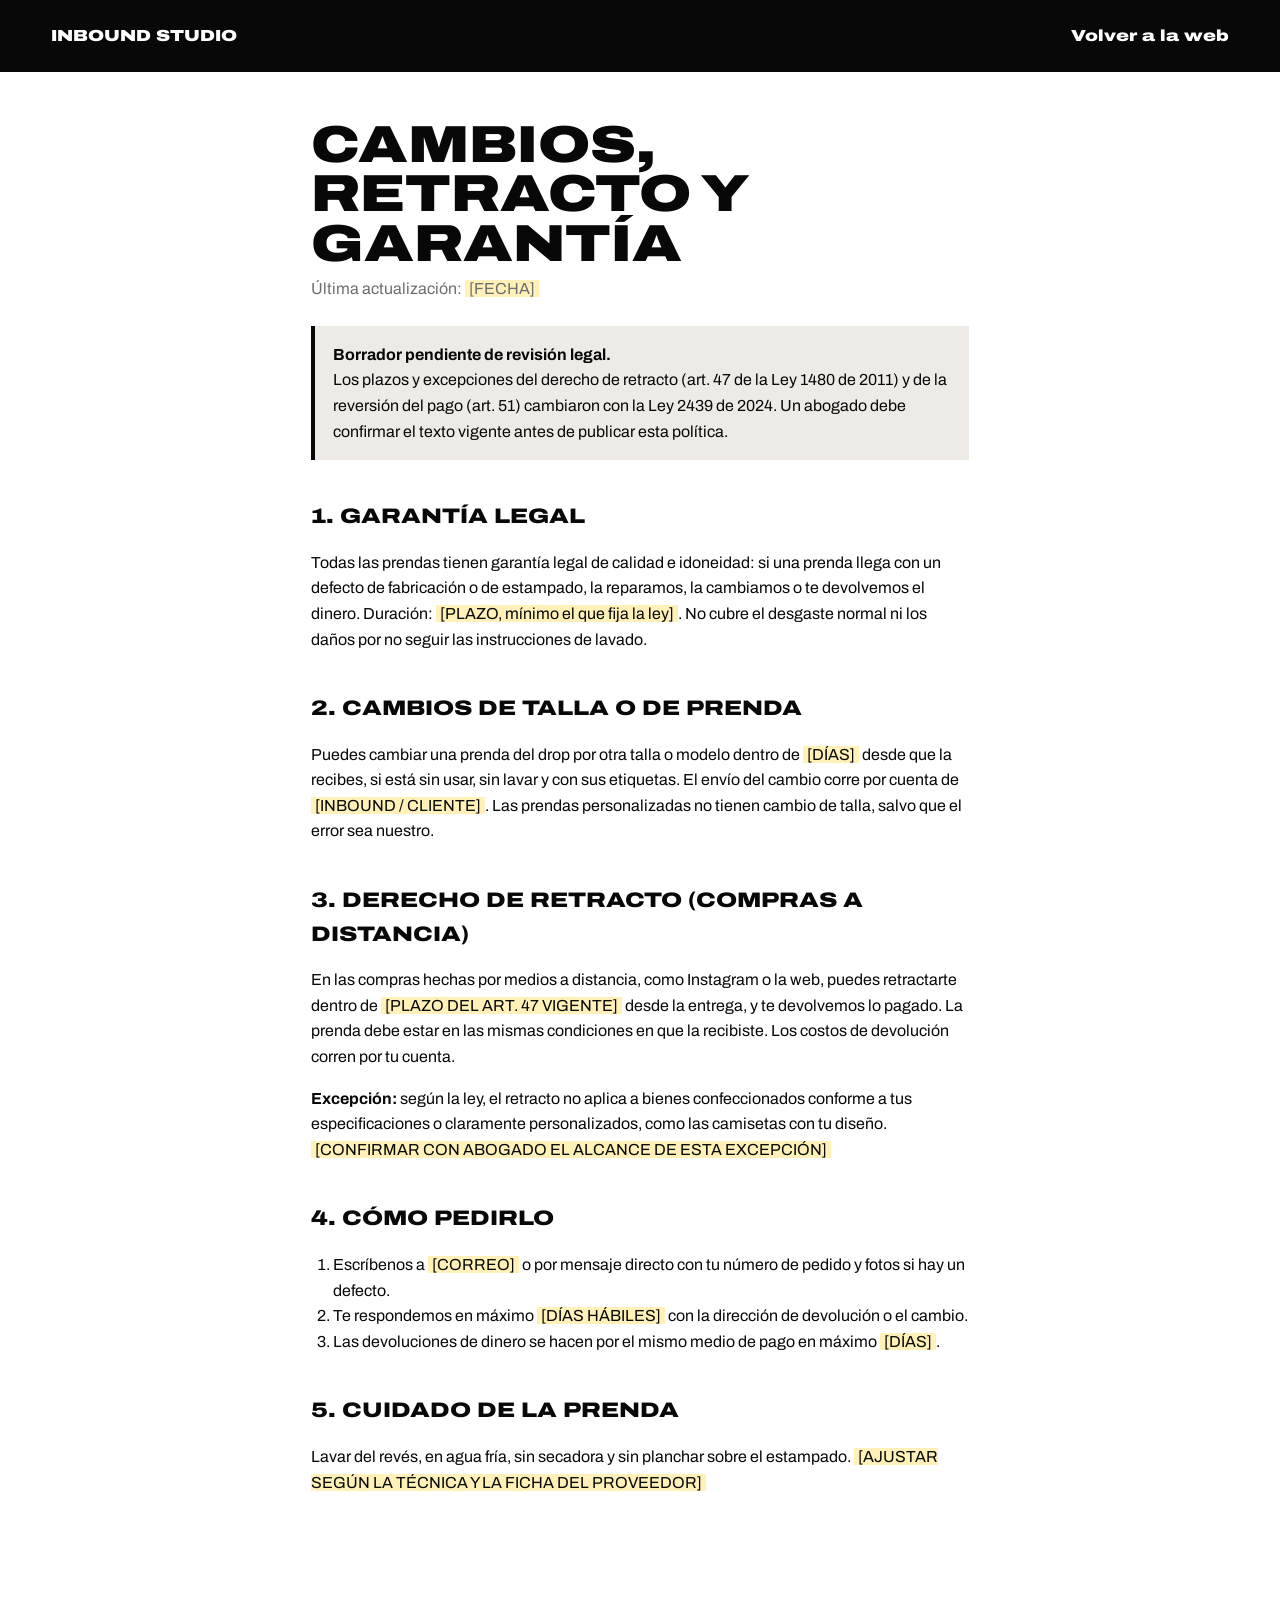
<file: legal/cambios-y-garantia.html>
<!doctype html>
<html lang="es">
<head>
<meta charset="utf-8">
<meta name="viewport" content="width=device-width, initial-scale=1">
<meta name="robots" content="noindex, nofollow"> <!-- borrador: no indexar hasta la revisión legal -->
<title>Cambios, retracto y garantía | INBOUND STUDIO</title>
<link rel="stylesheet" href="legal.css">
</head>
<body>
<header><a href="../index.html">INBOUND STUDIO</a><a href="../index.html">Volver a la web</a></header>
<main>
  <h1>Cambios, retracto y garantía</h1>
  <p class="meta">Última actualización: <span class="pendiente">[FECHA]</span></p>
  <p class="borrador"><strong>Borrador pendiente de revisión legal.</strong> Los plazos y excepciones del derecho de retracto (art. 47 de la Ley 1480 de 2011) y de la reversión del pago (art. 51) cambiaron con la Ley 2439 de 2024. Un abogado debe confirmar el texto vigente antes de publicar esta política.</p>

  <h2>1. Garantía legal</h2>
  <p>Todas las prendas tienen garantía legal de calidad e idoneidad: si una prenda llega con un defecto de fabricación o de estampado, la reparamos, la cambiamos o te devolvemos el dinero. Duración: <span class="pendiente">[PLAZO, mínimo el que fija la ley]</span>. No cubre el desgaste normal ni los daños por no seguir las instrucciones de lavado.</p>

  <h2>2. Cambios de talla o de prenda</h2>
  <p>Puedes cambiar una prenda del drop por otra talla o modelo dentro de <span class="pendiente">[DÍAS]</span> desde que la recibes, si está sin usar, sin lavar y con sus etiquetas. El envío del cambio corre por cuenta de <span class="pendiente">[INBOUND / CLIENTE]</span>. Las prendas personalizadas no tienen cambio de talla, salvo que el error sea nuestro.</p>

  <h2>3. Derecho de retracto (compras a distancia)</h2>
  <p>En las compras hechas por medios a distancia, como Instagram o la web, puedes retractarte dentro de <span class="pendiente">[PLAZO DEL ART. 47 VIGENTE]</span> desde la entrega, y te devolvemos lo pagado. La prenda debe estar en las mismas condiciones en que la recibiste. Los costos de devolución corren por tu cuenta.</p>
  <p><strong>Excepción:</strong> según la ley, el retracto no aplica a bienes confeccionados conforme a tus especificaciones o claramente personalizados, como las camisetas con tu diseño. <span class="pendiente">[CONFIRMAR CON ABOGADO EL ALCANCE DE ESTA EXCEPCIÓN]</span></p>

  <h2>4. Cómo pedirlo</h2>
  <ol>
    <li>Escríbenos a <span class="pendiente">[CORREO]</span> o por mensaje directo con tu número de pedido y fotos si hay un defecto.</li>
    <li>Te respondemos en máximo <span class="pendiente">[DÍAS HÁBILES]</span> con la dirección de devolución o el cambio.</li>
    <li>Las devoluciones de dinero se hacen por el mismo medio de pago en máximo <span class="pendiente">[DÍAS]</span>.</li>
  </ol>

  <h2>5. Cuidado de la prenda</h2>
  <p>Lavar del revés, en agua fría, sin secadora y sin planchar sobre el estampado. <span class="pendiente">[AJUSTAR SEGÚN LA TÉCNICA Y LA FICHA DEL PROVEEDOR]</span></p>
</main>
</body>
</html>
</file>
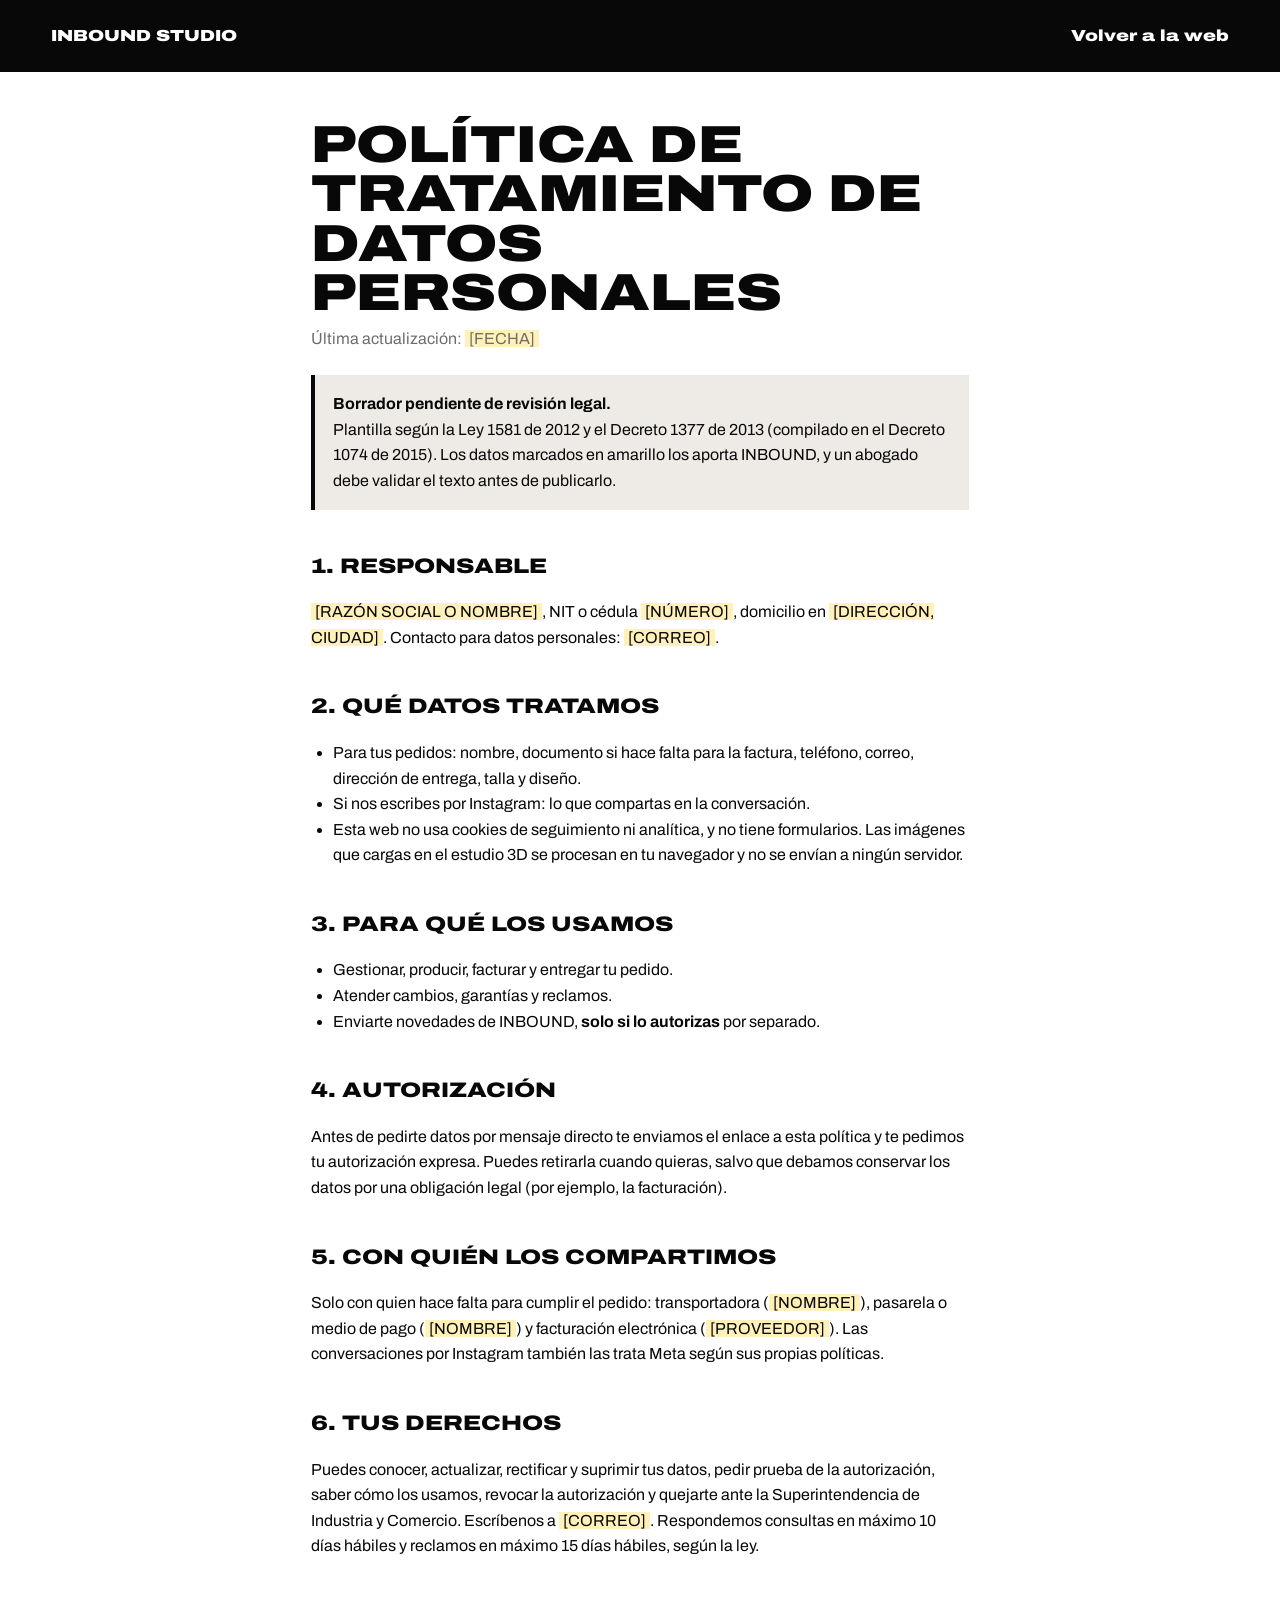
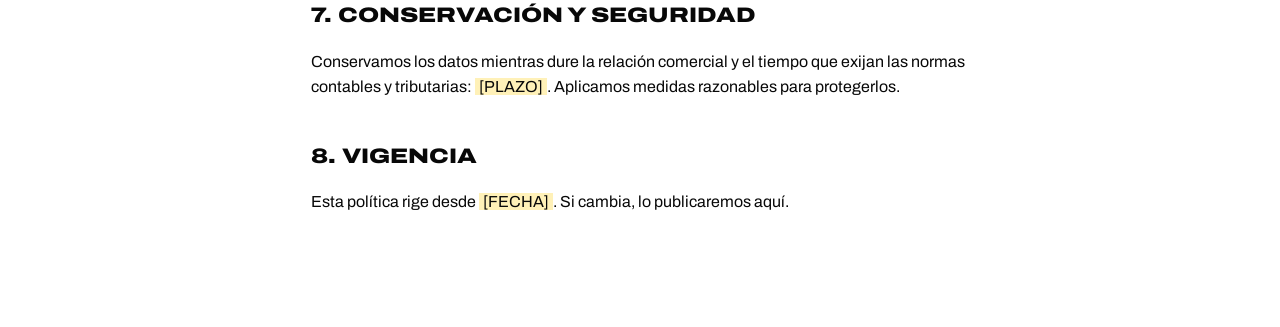
<file: legal/privacidad.html>
<!doctype html>
<html lang="es">
<head>
<meta charset="utf-8">
<meta name="viewport" content="width=device-width, initial-scale=1">
<meta name="robots" content="noindex, nofollow"> <!-- borrador: no indexar hasta la revisión legal -->
<title>Política de datos personales | INBOUND STUDIO</title>
<link rel="stylesheet" href="legal.css">
</head>
<body>
<header><a href="../index.html">INBOUND STUDIO</a><a href="../index.html">Volver a la web</a></header>
<main>
  <h1>Política de tratamiento de datos personales</h1>
  <p class="meta">Última actualización: <span class="pendiente">[FECHA]</span></p>
  <p class="borrador"><strong>Borrador pendiente de revisión legal.</strong> Plantilla según la Ley 1581 de 2012 y el Decreto 1377 de 2013 (compilado en el Decreto 1074 de 2015). Los datos marcados en amarillo los aporta INBOUND, y un abogado debe validar el texto antes de publicarlo.</p>

  <h2>1. Responsable</h2>
  <p><span class="pendiente">[RAZÓN SOCIAL O NOMBRE]</span>, NIT o cédula <span class="pendiente">[NÚMERO]</span>, domicilio en <span class="pendiente">[DIRECCIÓN, CIUDAD]</span>. Contacto para datos personales: <span class="pendiente">[CORREO]</span>.</p>

  <h2>2. Qué datos tratamos</h2>
  <ul>
    <li>Para tus pedidos: nombre, documento si hace falta para la factura, teléfono, correo, dirección de entrega, talla y diseño.</li>
    <li>Si nos escribes por Instagram: lo que compartas en la conversación.</li>
    <li>Esta web no usa cookies de seguimiento ni analítica, y no tiene formularios. Las imágenes que cargas en el estudio 3D se procesan en tu navegador y no se envían a ningún servidor.</li>
  </ul>

  <h2>3. Para qué los usamos</h2>
  <ul>
    <li>Gestionar, producir, facturar y entregar tu pedido.</li>
    <li>Atender cambios, garantías y reclamos.</li>
    <li>Enviarte novedades de INBOUND, <strong>solo si lo autorizas</strong> por separado.</li>
  </ul>

  <h2>4. Autorización</h2>
  <p>Antes de pedirte datos por mensaje directo te enviamos el enlace a esta política y te pedimos tu autorización expresa. Puedes retirarla cuando quieras, salvo que debamos conservar los datos por una obligación legal (por ejemplo, la facturación).</p>

  <h2>5. Con quién los compartimos</h2>
  <p>Solo con quien hace falta para cumplir el pedido: transportadora (<span class="pendiente">[NOMBRE]</span>), pasarela o medio de pago (<span class="pendiente">[NOMBRE]</span>) y facturación electrónica (<span class="pendiente">[PROVEEDOR]</span>). Las conversaciones por Instagram también las trata Meta según sus propias políticas.</p>

  <h2>6. Tus derechos</h2>
  <p>Puedes conocer, actualizar, rectificar y suprimir tus datos, pedir prueba de la autorización, saber cómo los usamos, revocar la autorización y quejarte ante la Superintendencia de Industria y Comercio. Escríbenos a <span class="pendiente">[CORREO]</span>. Respondemos consultas en máximo 10 días hábiles y reclamos en máximo 15 días hábiles, según la ley.</p>

  <h2>7. Conservación y seguridad</h2>
  <p>Conservamos los datos mientras dure la relación comercial y el tiempo que exijan las normas contables y tributarias: <span class="pendiente">[PLAZO]</span>. Aplicamos medidas razonables para protegerlos.</p>

  <h2>8. Vigencia</h2>
  <p>Esta política rige desde <span class="pendiente">[FECHA]</span>. Si cambia, lo publicaremos aquí.</p>
</main>
</body>
</html>
</file>
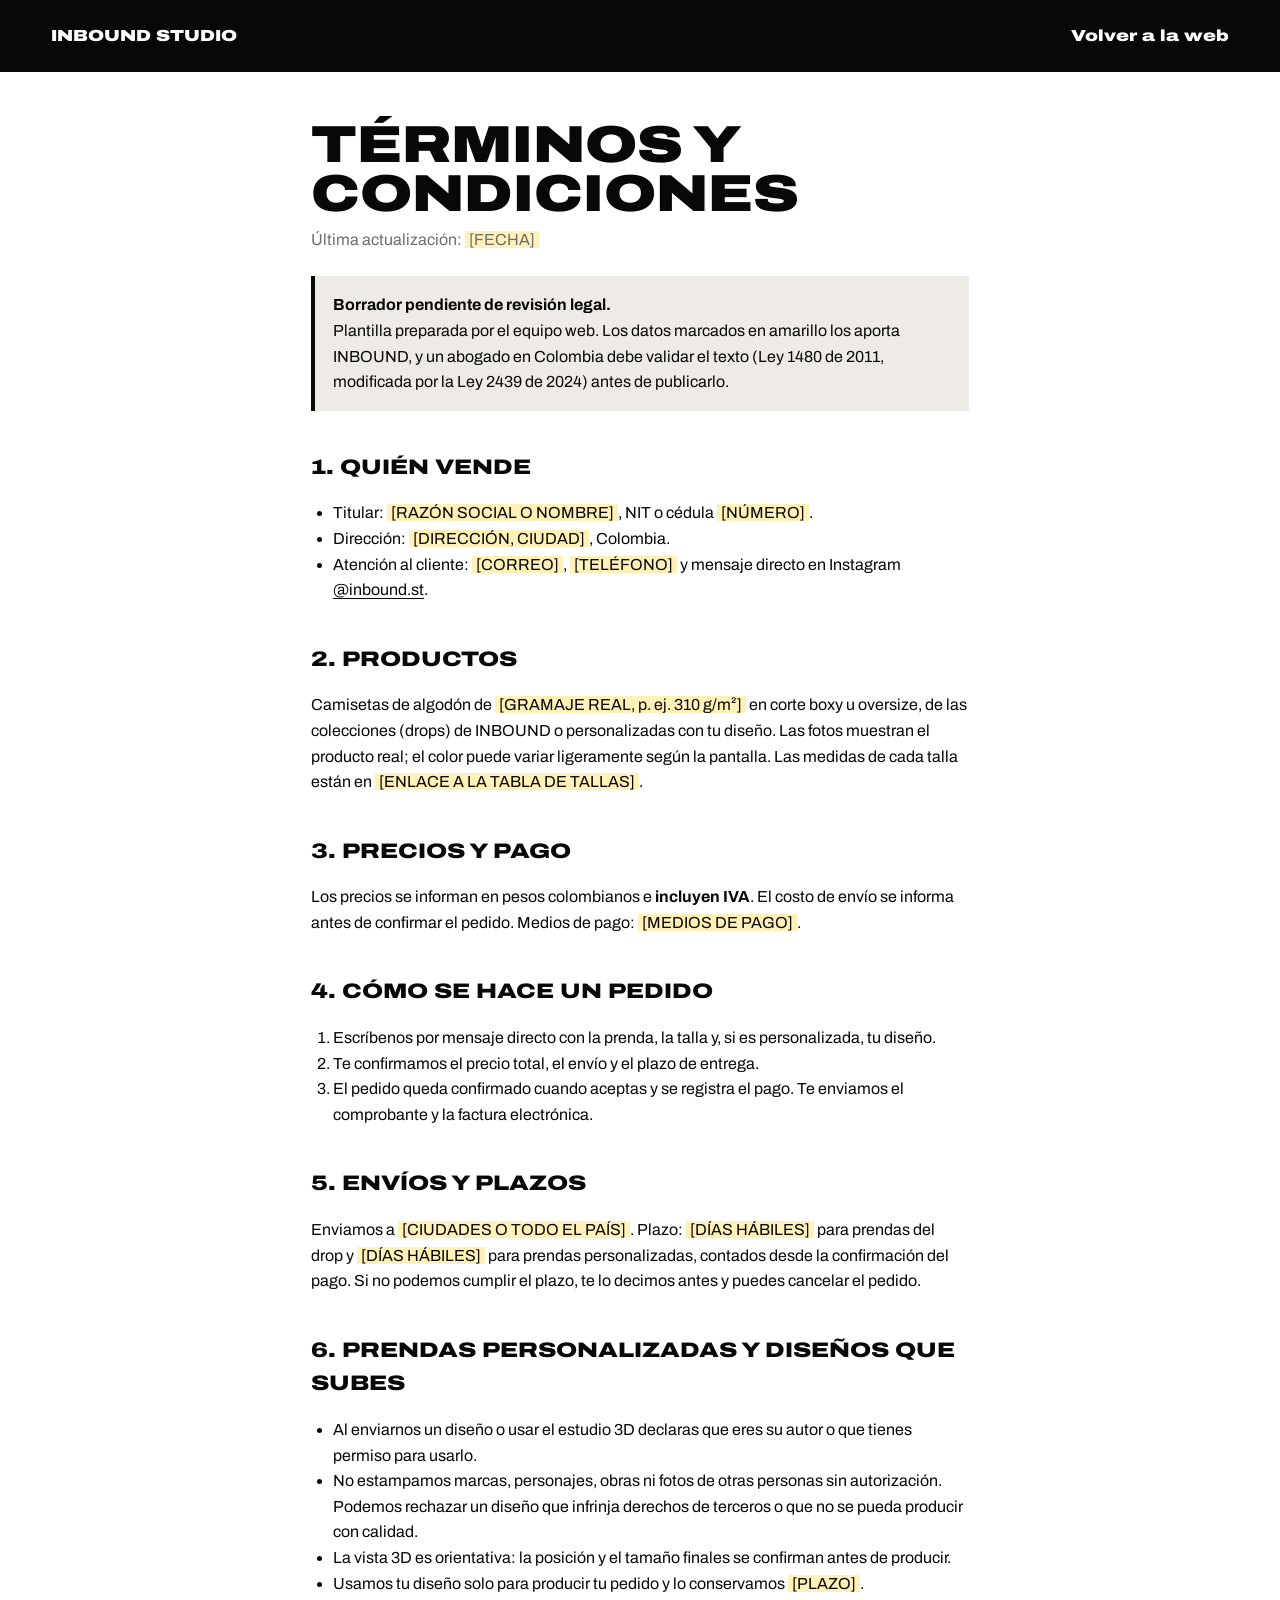
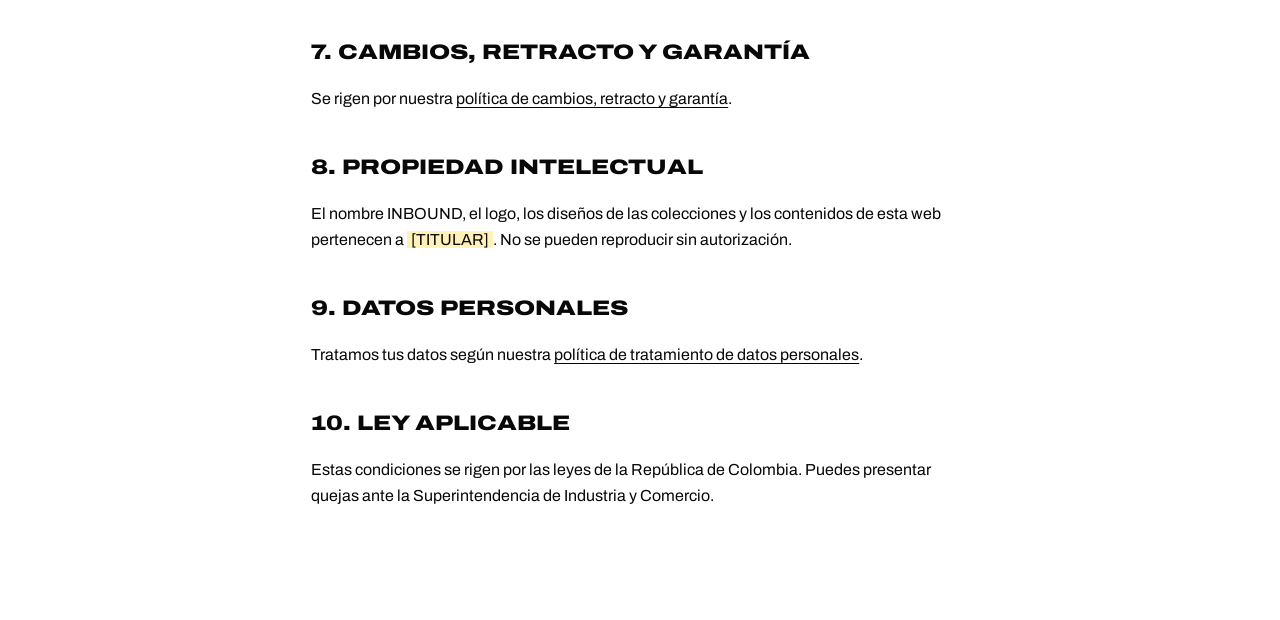
<file: legal/terminos.html>
<!doctype html>
<html lang="es">
<head>
<meta charset="utf-8">
<meta name="viewport" content="width=device-width, initial-scale=1">
<meta name="robots" content="noindex, nofollow"> <!-- borrador: no indexar hasta la revisión legal -->
<title>Términos y condiciones | INBOUND STUDIO</title>
<link rel="stylesheet" href="legal.css">
</head>
<body>
<header><a href="../index.html">INBOUND STUDIO</a><a href="../index.html">Volver a la web</a></header>
<main>
  <h1>Términos y condiciones</h1>
  <p class="meta">Última actualización: <span class="pendiente">[FECHA]</span></p>
  <p class="borrador"><strong>Borrador pendiente de revisión legal.</strong> Plantilla preparada por el equipo web. Los datos marcados en amarillo los aporta INBOUND, y un abogado en Colombia debe validar el texto (Ley 1480 de 2011, modificada por la Ley 2439 de 2024) antes de publicarlo.</p>

  <h2>1. Quién vende</h2>
  <ul>
    <li>Titular: <span class="pendiente">[RAZÓN SOCIAL O NOMBRE]</span>, NIT o cédula <span class="pendiente">[NÚMERO]</span>.</li>
    <li>Dirección: <span class="pendiente">[DIRECCIÓN, CIUDAD]</span>, Colombia.</li>
    <li>Atención al cliente: <span class="pendiente">[CORREO]</span>, <span class="pendiente">[TELÉFONO]</span> y mensaje directo en Instagram <a href="https://instagram.com/inbound.st">@inbound.st</a>.</li>
  </ul>

  <h2>2. Productos</h2>
  <p>Camisetas de algodón de <span class="pendiente">[GRAMAJE REAL, p. ej. 310 g/m²]</span> en corte boxy u oversize, de las colecciones (drops) de INBOUND o personalizadas con tu diseño. Las fotos muestran el producto real; el color puede variar ligeramente según la pantalla. Las medidas de cada talla están en <span class="pendiente">[ENLACE A LA TABLA DE TALLAS]</span>.</p>

  <h2>3. Precios y pago</h2>
  <p>Los precios se informan en pesos colombianos e <strong>incluyen IVA</strong>. El costo de envío se informa antes de confirmar el pedido. Medios de pago: <span class="pendiente">[MEDIOS DE PAGO]</span>.</p>

  <h2>4. Cómo se hace un pedido</h2>
  <ol>
    <li>Escríbenos por mensaje directo con la prenda, la talla y, si es personalizada, tu diseño.</li>
    <li>Te confirmamos el precio total, el envío y el plazo de entrega.</li>
    <li>El pedido queda confirmado cuando aceptas y se registra el pago. Te enviamos el comprobante y la factura electrónica.</li>
  </ol>

  <h2>5. Envíos y plazos</h2>
  <p>Enviamos a <span class="pendiente">[CIUDADES O TODO EL PAÍS]</span>. Plazo: <span class="pendiente">[DÍAS HÁBILES]</span> para prendas del drop y <span class="pendiente">[DÍAS HÁBILES]</span> para prendas personalizadas, contados desde la confirmación del pago. Si no podemos cumplir el plazo, te lo decimos antes y puedes cancelar el pedido.</p>

  <h2>6. Prendas personalizadas y diseños que subes</h2>
  <ul>
    <li>Al enviarnos un diseño o usar el estudio 3D declaras que eres su autor o que tienes permiso para usarlo.</li>
    <li>No estampamos marcas, personajes, obras ni fotos de otras personas sin autorización. Podemos rechazar un diseño que infrinja derechos de terceros o que no se pueda producir con calidad.</li>
    <li>La vista 3D es orientativa: la posición y el tamaño finales se confirman antes de producir.</li>
    <li>Usamos tu diseño solo para producir tu pedido y lo conservamos <span class="pendiente">[PLAZO]</span>.</li>
  </ul>

  <h2>7. Cambios, retracto y garantía</h2>
  <p>Se rigen por nuestra <a href="cambios-y-garantia.html">política de cambios, retracto y garantía</a>.</p>

  <h2>8. Propiedad intelectual</h2>
  <p>El nombre INBOUND, el logo, los diseños de las colecciones y los contenidos de esta web pertenecen a <span class="pendiente">[TITULAR]</span>. No se pueden reproducir sin autorización.</p>

  <h2>9. Datos personales</h2>
  <p>Tratamos tus datos según nuestra <a href="privacidad.html">política de tratamiento de datos personales</a>.</p>

  <h2>10. Ley aplicable</h2>
  <p>Estas condiciones se rigen por las leyes de la República de Colombia. Puedes presentar quejas ante la Superintendencia de Industria y Comercio.</p>
</main>
</body>
</html>
</file>
<file: legal/legal.css>
/* Páginas legales: misma familia y paleta que la web (DESIGN.md) */
@font-face{font-family:'Archivo';font-style:normal;font-weight:100 900;font-stretch:62% 125%;font-display:swap;src:url(../assets/fuentes/archivo-latin.woff2) format('woff2')}
:root{--ink:#080808;--white:#FFFFFF;--gray-text:#6E6E6E;--tint:#EEEBE6;--gutter:clamp(16px,4vw,56px)}
*,*::before,*::after{box-sizing:border-box}
body{margin:0;background:var(--white);color:var(--ink);font-family:"Archivo","Arial Narrow",Arial,sans-serif;font-size:16px;line-height:1.6}
a{color:inherit;text-underline-offset:3px}
:focus-visible{outline:2px solid var(--ink);outline-offset:3px}
header{display:flex;align-items:center;justify-content:space-between;gap:16px;padding:14px var(--gutter);background:var(--ink);color:var(--white)}
header a{font-stretch:125%;font-weight:900;text-decoration:none;min-height:44px;display:inline-flex;align-items:center}
main{max-width:760px;margin:0 auto;padding:48px var(--gutter) 96px}
h1{margin:0 0 8px;font-stretch:125%;font-weight:900;font-size:clamp(30px,5vw,52px);line-height:.95;text-transform:uppercase}
h2{margin:40px 0 8px;font-stretch:125%;font-weight:850;font-size:21px;text-transform:uppercase}
.meta{color:var(--gray-text);margin:0 0 24px}
.borrador{margin:0 0 32px;padding:16px 18px;background:var(--tint);border-left:4px solid var(--ink)}
.borrador strong{display:block}
.pendiente{background:#FFF1B8;padding:0 4px} /* dato que falta del cliente */
ul,ol{padding-left:22px}
</file>
